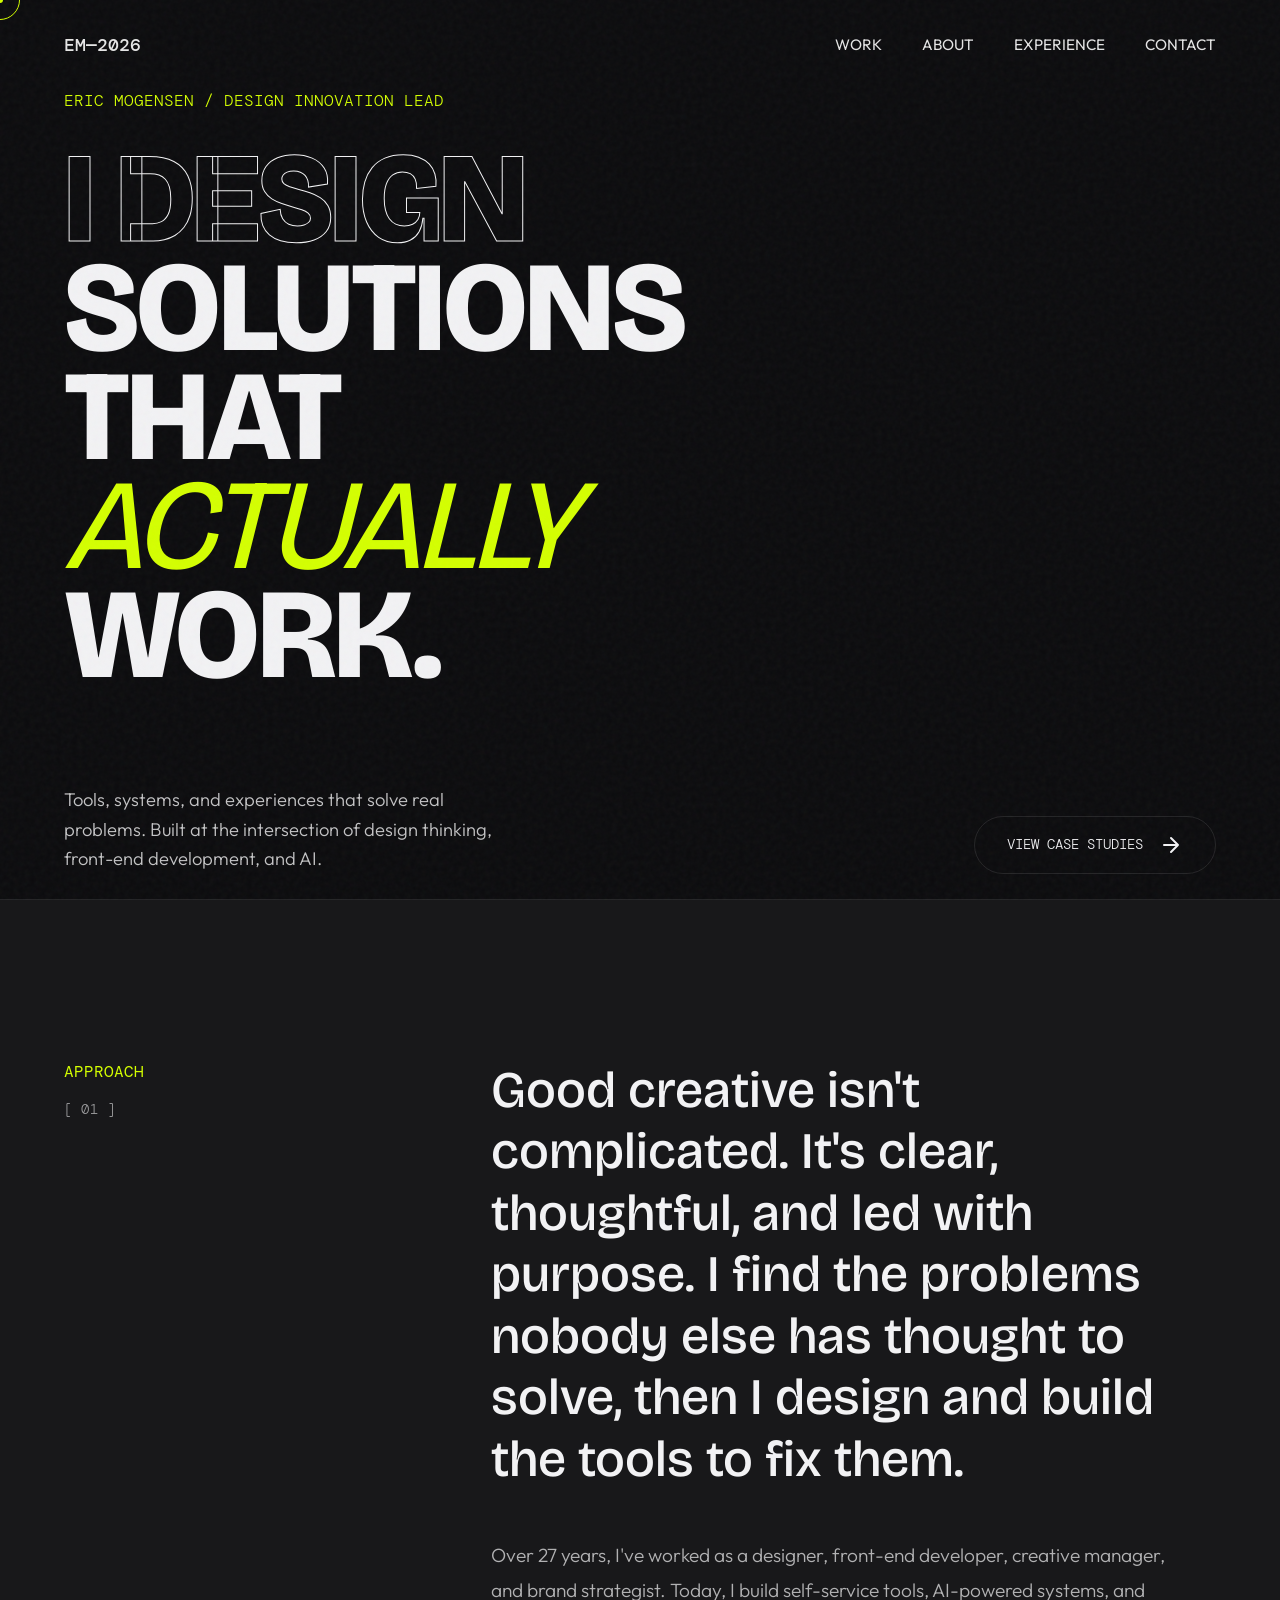
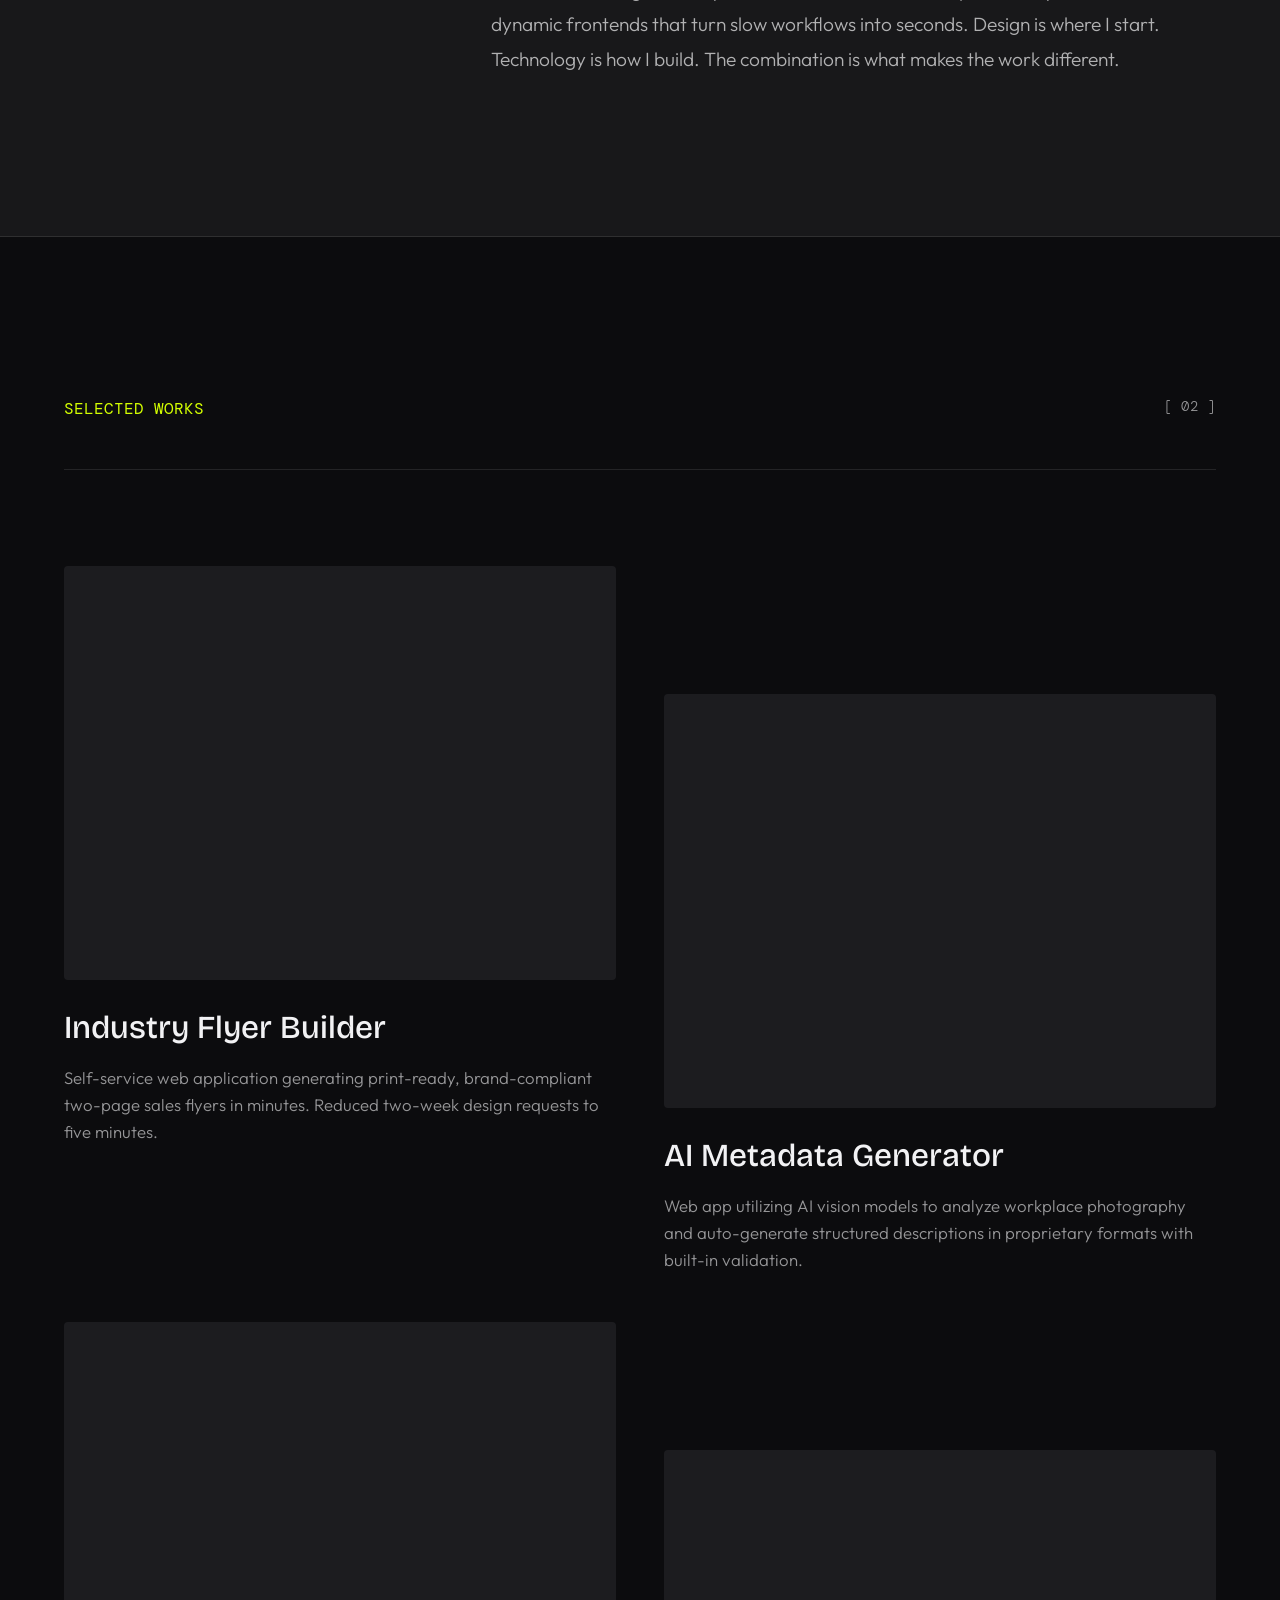
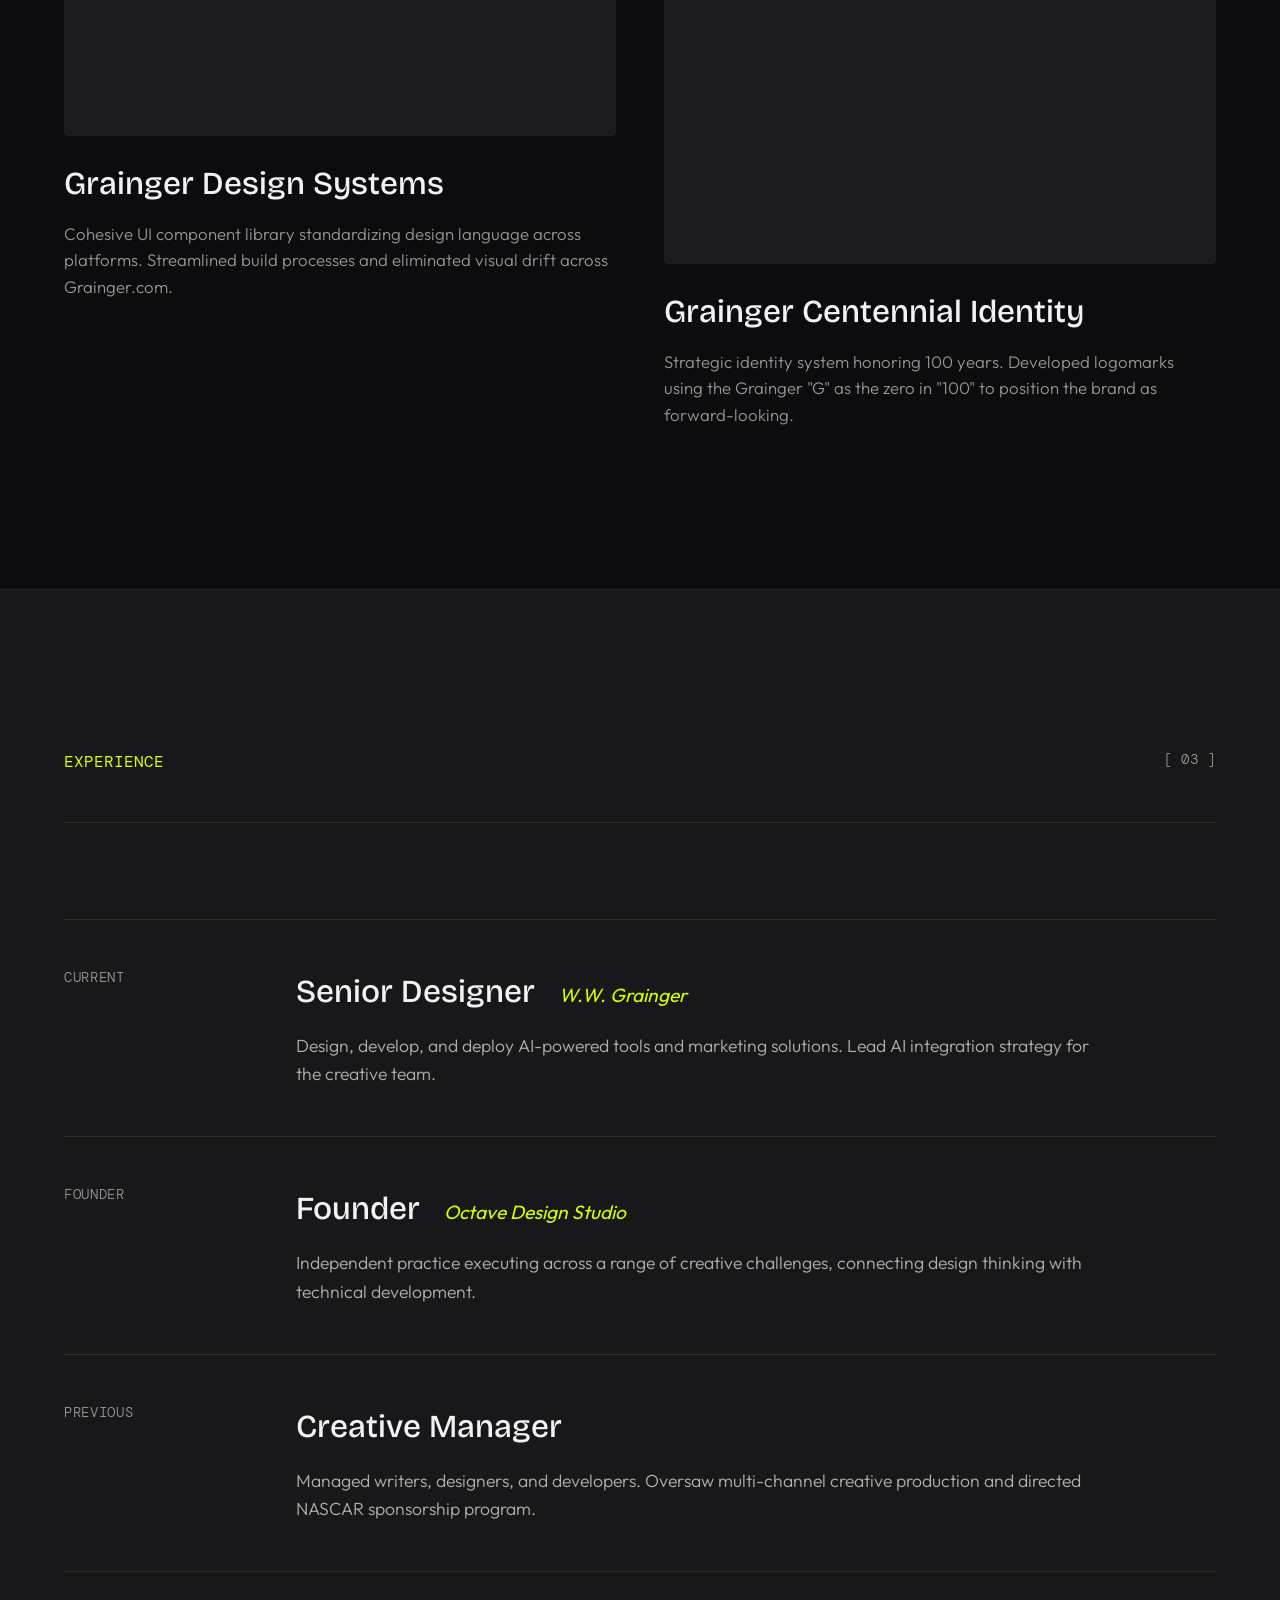
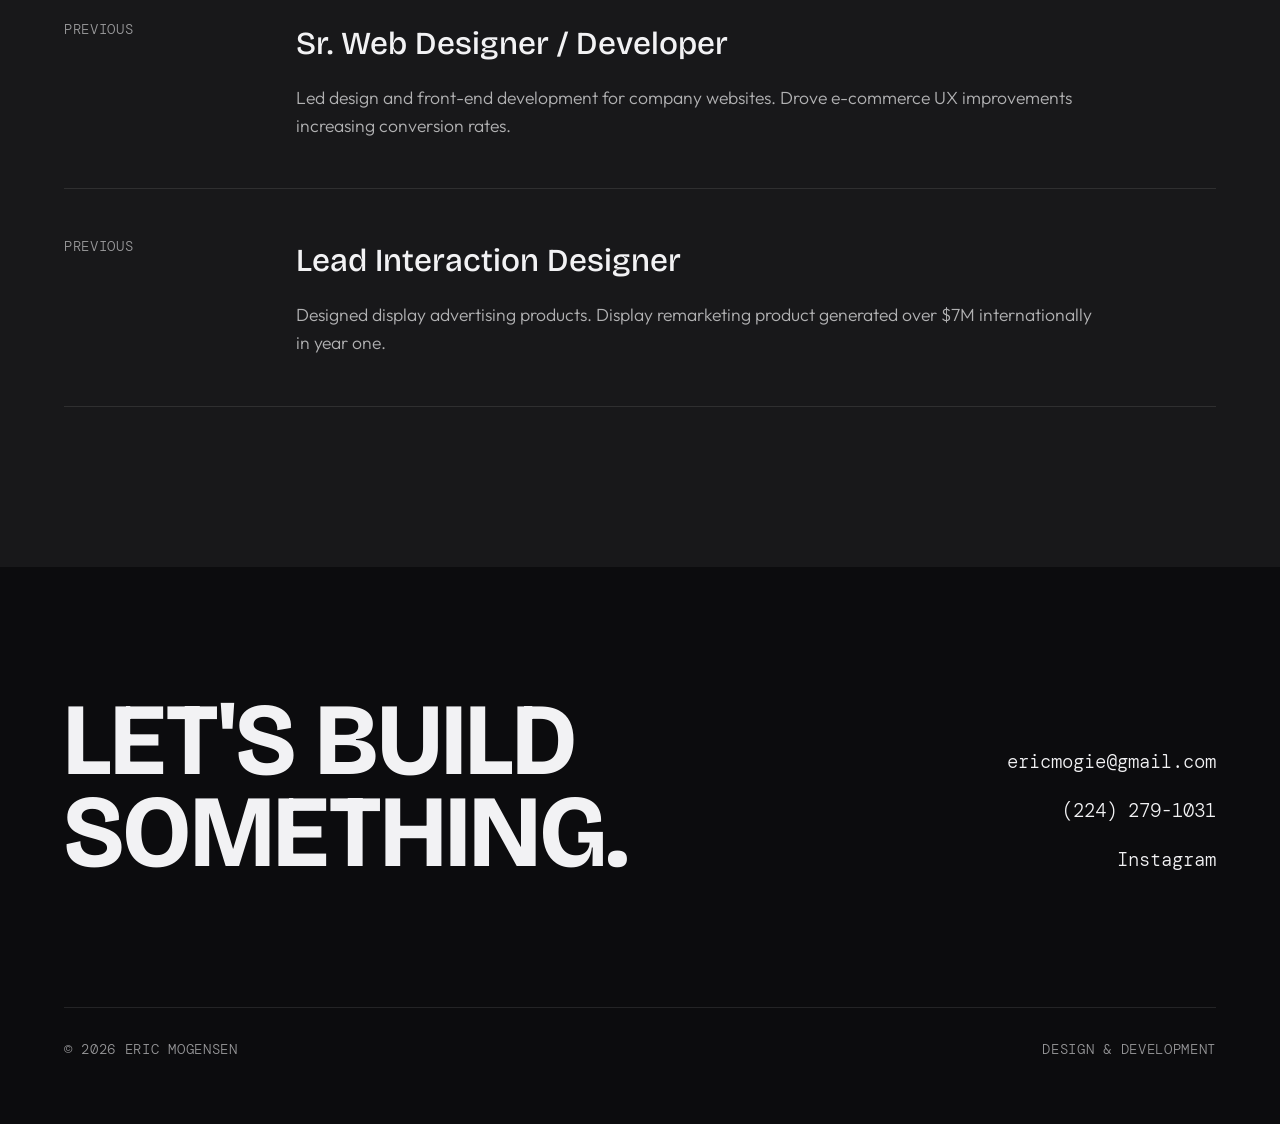
<file: index.html>
<!DOCTYPE html>
<html lang="en">
<head>
    <meta charset="UTF-8">
    <meta name="viewport" content="width=device-width, initial-scale=1.0">
    <title>Eric Mogensen | Design Innovation Lead</title>
    <meta name="description" content="I design solutions that actually work. Tools, systems, and experiences built at the intersection of design thinking, front-end development, and AI.">
    
    <!-- Distinctive Fonts -->
    <link rel="preconnect" href="https://fonts.googleapis.com">
    <link rel="preconnect" href="https://fonts.gstatic.com" crossorigin>
    <link href="https://fonts.googleapis.com/css2?family=Bricolage+Grotesque:opsz,wght@12..96,200..800&family=DM+Mono:ital,wght@0,300;0,400;0,500;1,300&family=Outfit:wght@300;400;500;600&display=swap" rel="stylesheet">
    
    <link rel="stylesheet" href="./styles.css">
</head>
<body class="loading">
    <!-- Noise Texture -->
    <div class="noise-overlay"></div>

    <!-- Custom Cursor -->
    <div class="cursor-dot"></div>
    <div class="cursor-outline"></div>

    <!-- Navigation -->
    <nav class="nav-bar">
        <div class="nav-brand">EM—2026</div>
        <div class="nav-links">
            <a href="#work" class="hover-target">Work</a>
            <a href="#about" class="hover-target">About</a>
            <a href="#experience" class="hover-target">Experience</a>
            <a href="#contact" class="hover-target">Contact</a>
        </div>
    </nav>

    <main>
        <!-- Hero Section -->
        <section class="hero">
            <div class="hero-content">
                <div class="reveal-text">
                    <p class="mono-subtitle">Eric Mogensen / Design Innovation Lead</p>
                </div>
                <h1 class="hero-title">
                    <div class="reveal-text"><span class="outline-text">I DESIGN</span></div>
                    <div class="reveal-text">SOLUTIONS</div>
                    <div class="reveal-text">THAT <i class="accent-text">ACTUALLY</i></div>
                    <div class="reveal-text">WORK.</div>
                </h1>
                <div class="hero-bottom reveal-text delay-3">
                    <p class="hero-description">
                        Tools, systems, and experiences that solve real problems. Built at the intersection of design thinking, front-end development, and AI.
                    </p>
                    <a href="#work" class="btn hover-target">
                        <span>View Case Studies</span>
                        <svg width="24" height="24" viewBox="0 0 24 24" fill="none" xmlns="http://www.w3.org/2000/svg">
                            <path d="M5 12H19M19 12L12 5M19 12L12 19" stroke="currentColor" stroke-width="2" stroke-linecap="round" stroke-linejoin="round"/>
                        </svg>
                    </a>
                </div>
            </div>
        </section>

        <!-- Statement Section -->
        <section id="about" class="statement-section">
            <div class="statement-grid">
                <div class="statement-left fade-up">
                    <h2 class="section-heading">APPROACH</h2>
                    <p class="mono-label">[ 01 ]</p>
                </div>
                <div class="statement-right fade-up delay-1">
                    <h3 class="statement-text">
                        Good creative isn't complicated. It's clear, thoughtful, and led with purpose. I find the problems nobody else has thought to solve, then I design and build the tools to fix them.
                    </h3>
                    <p class="statement-subtext">
                        Over 27 years, I've worked as a designer, front-end developer, creative manager, and brand strategist. Today, I build self-service tools, AI-powered systems, and dynamic frontends that turn slow workflows into seconds. Design is where I start. Technology is how I build. The combination is what makes the work different.
                    </p>
                </div>
            </div>
        </section>

        <!-- Selected Work Section -->
        <section id="work" class="work-section">
            <div class="section-header fade-up">
                <h2 class="section-heading">SELECTED WORKS</h2>
                <p class="mono-label">[ 02 ]</p>
            </div>
            
            <div class="work-grid">
                <!-- Project 1 -->
                <article class="project-card hover-target fade-up">
                    <div class="project-image-container">
                        <div class="project-overlay"></div>
                        <div class="project-tags">
                            <span>Development</span>
                            <span>UI/UX</span>
                        </div>
                    </div>
                    <div class="project-info">
                        <h3>Industry Flyer Builder</h3>
                        <p>Self-service web application generating print-ready, brand-compliant two-page sales flyers in minutes. Reduced two-week design requests to five minutes.</p>
                    </div>
                </article>

                <!-- Project 2 -->
                <article class="project-card hover-target fade-up">
                    <div class="project-image-container">
                        <div class="project-overlay"></div>
                        <div class="project-tags">
                            <span>AI Integration</span>
                            <span>Development</span>
                        </div>
                    </div>
                    <div class="project-info">
                        <h3>AI Metadata Generator</h3>
                        <p>Web app utilizing AI vision models to analyze workplace photography and auto-generate structured descriptions in proprietary formats with built-in validation.</p>
                    </div>
                </article>

                <!-- Project 3 -->
                <article class="project-card hover-target fade-up">
                    <div class="project-image-container">
                        <div class="project-overlay"></div>
                        <div class="project-tags">
                            <span>Design System</span>
                            <span>Scale</span>
                        </div>
                    </div>
                    <div class="project-info">
                        <h3>Grainger Design Systems</h3>
                        <p>Cohesive UI component library standardizing design language across platforms. Streamlined build processes and eliminated visual drift across Grainger.com.</p>
                    </div>
                </article>

                <!-- Project 4 -->
                <article class="project-card hover-target fade-up">
                    <div class="project-image-container">
                        <div class="project-overlay"></div>
                        <div class="project-tags">
                            <span>Brand Identity</span>
                            <span>Strategy</span>
                        </div>
                    </div>
                    <div class="project-info">
                        <h3>Grainger Centennial Identity</h3>
                        <p>Strategic identity system honoring 100 years. Developed logomarks using the Grainger "G" as the zero in "100" to position the brand as forward-looking.</p>
                    </div>
                </article>
            </div>
        </section>

        <!-- Experience Section -->
        <section id="experience" class="experience-section">
            <div class="section-header fade-up">
                <h2 class="section-heading">EXPERIENCE</h2>
                <p class="mono-label">[ 03 ]</p>
            </div>

            <div class="experience-list">
                <div class="exp-item fade-up">
                    <div class="exp-year mono-label">CURRENT</div>
                    <div class="exp-details">
                        <h3>Senior Designer <span class="accent-text">W.W. Grainger</span></h3>
                        <p>Design, develop, and deploy AI-powered tools and marketing solutions. Lead AI integration strategy for the creative team.</p>
                    </div>
                </div>
                <div class="exp-item fade-up">
                    <div class="exp-year mono-label">FOUNDER</div>
                    <div class="exp-details">
                        <h3>Founder <span class="accent-text">Octave Design Studio</span></h3>
                        <p>Independent practice executing across a range of creative challenges, connecting design thinking with technical development.</p>
                    </div>
                </div>
                <div class="exp-item fade-up">
                    <div class="exp-year mono-label">PREVIOUS</div>
                    <div class="exp-details">
                        <h3>Creative Manager</h3>
                        <p>Managed writers, designers, and developers. Oversaw multi-channel creative production and directed NASCAR sponsorship program.</p>
                    </div>
                </div>
                <div class="exp-item fade-up">
                    <div class="exp-year mono-label">PREVIOUS</div>
                    <div class="exp-details">
                        <h3>Sr. Web Designer / Developer</h3>
                        <p>Led design and front-end development for company websites. Drove e-commerce UX improvements increasing conversion rates.</p>
                    </div>
                </div>
                <div class="exp-item fade-up">
                    <div class="exp-year mono-label">PREVIOUS</div>
                    <div class="exp-details">
                        <h3>Lead Interaction Designer</h3>
                        <p>Designed display advertising products. Display remarketing product generated over $7M internationally in year one.</p>
                    </div>
                </div>
            </div>
        </section>
    </main>

    <!-- Footer -->
    <footer id="contact" class="footer fade-up">
        <div class="footer-content">
            <h2 class="footer-title">Let's build<br>something.</h2>
            <div class="footer-links">
                <a href="mailto:ericmogie@gmail.com" class="hover-target">ericmogie@gmail.com</a>
                <a href="tel:2242791031" class="hover-target">(224) 279-1031</a>
                <a href="https://www.instagram.com/ericmogie" target="_blank" class="hover-target">Instagram</a>
            </div>
        </div>
        <div class="footer-bottom">
            <p class="mono-label">&copy; 2026 ERIC MOGENSEN</p>
            <p class="mono-label">DESIGN & DEVELOPMENT</p>
        </div>
    </footer>

    <script src="./script.js"></script>
</body>
</html>
</file>
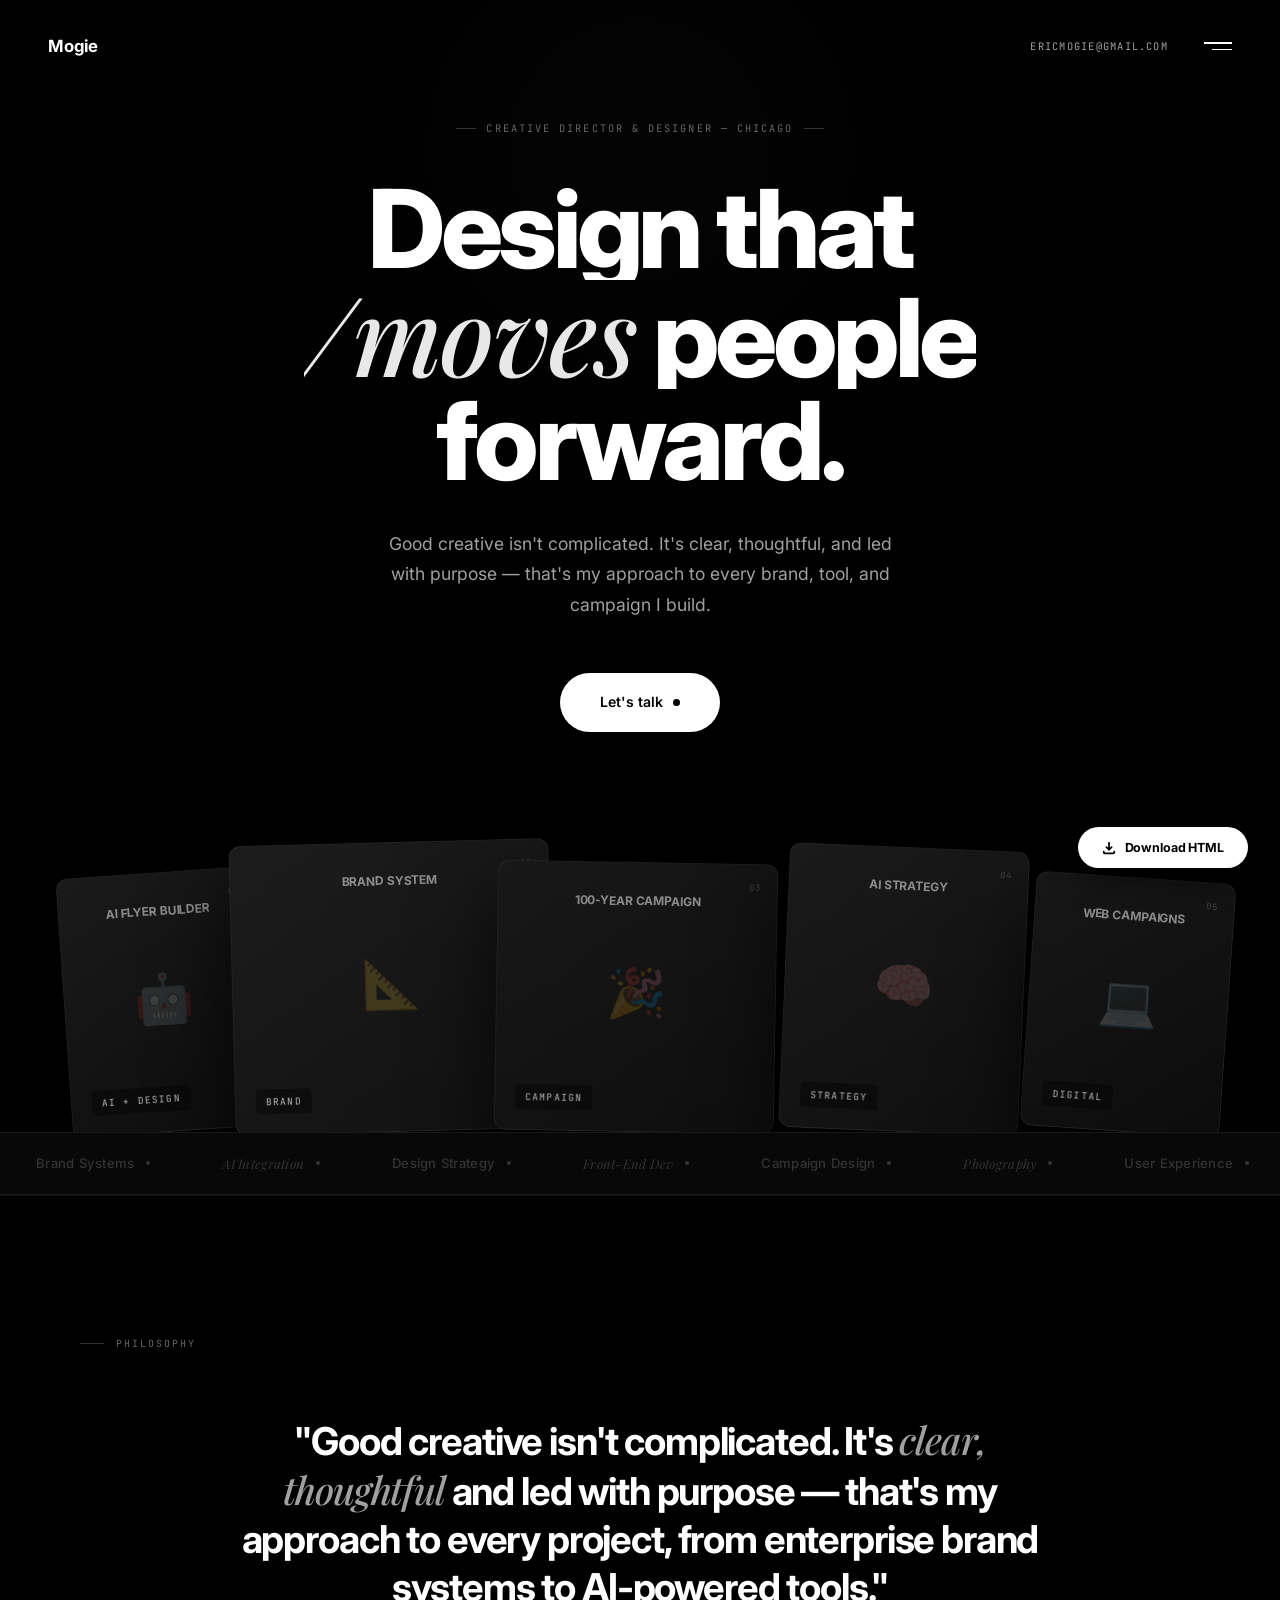
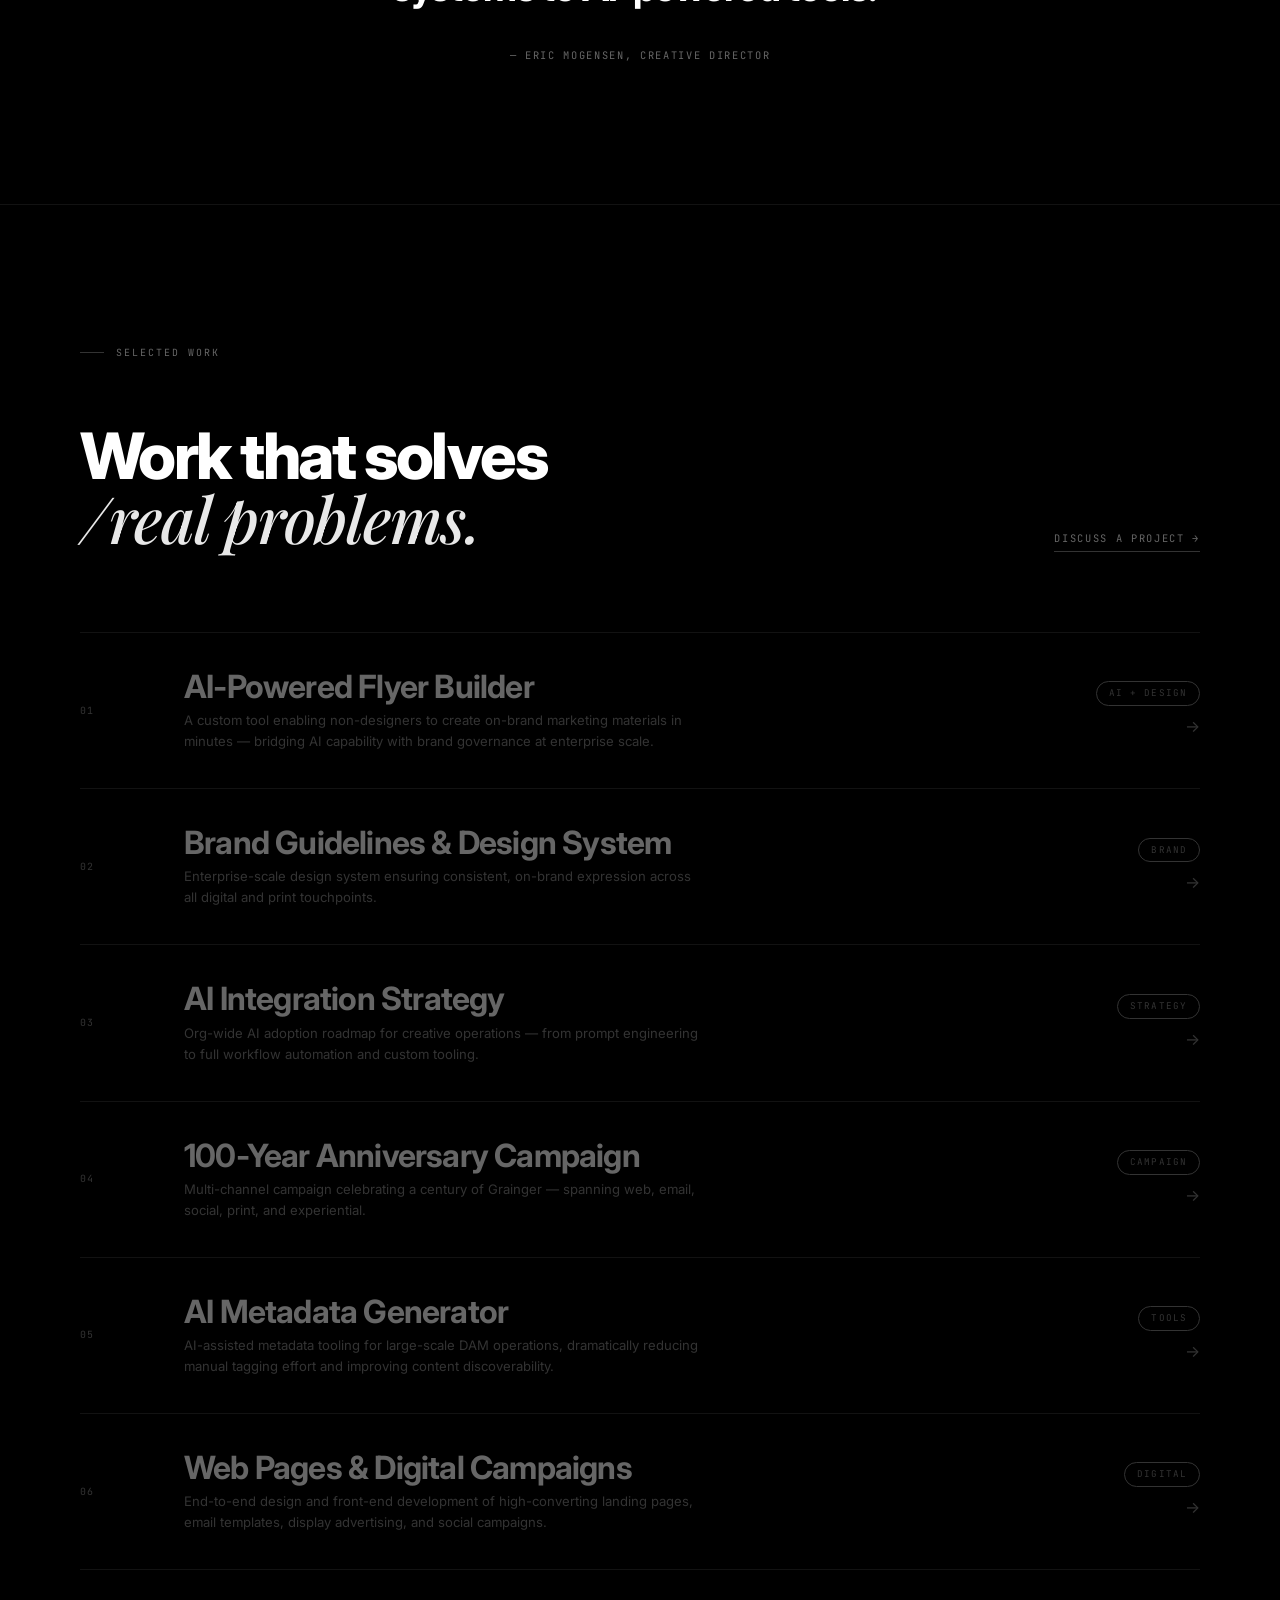
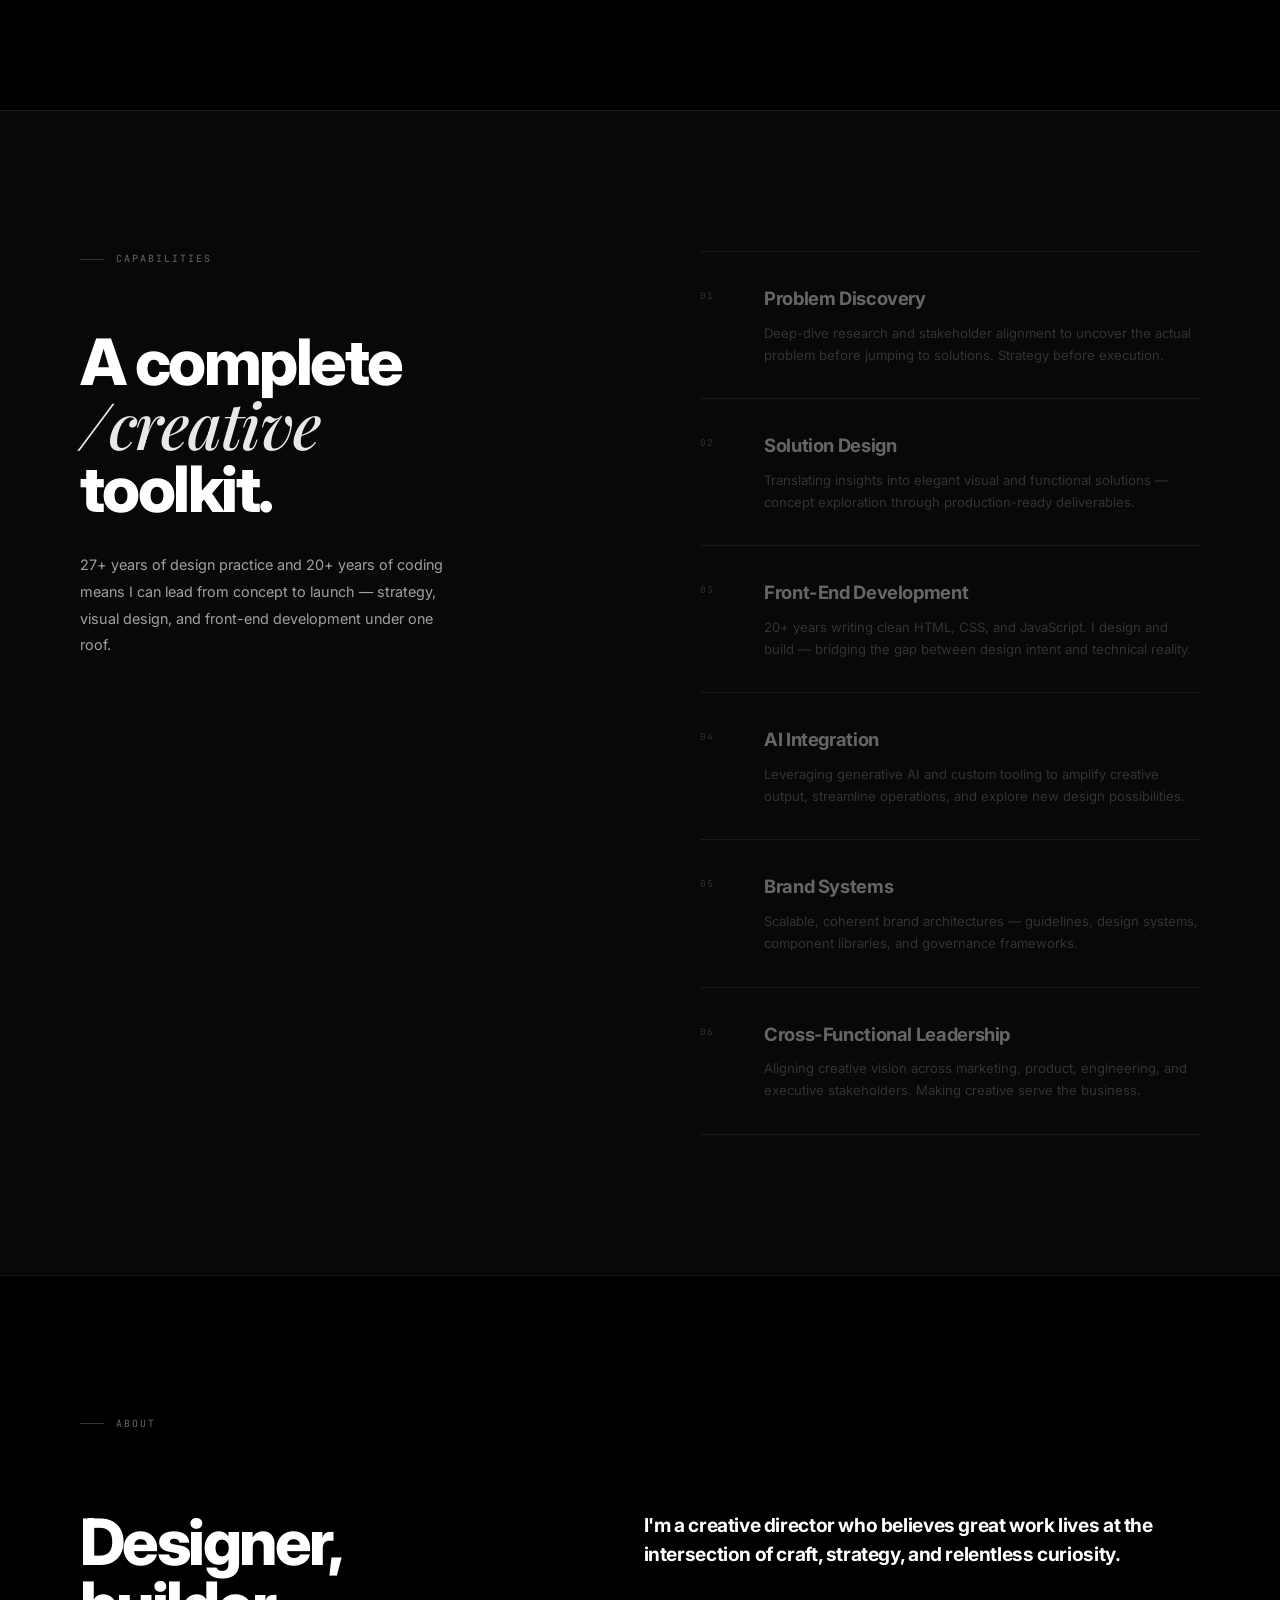
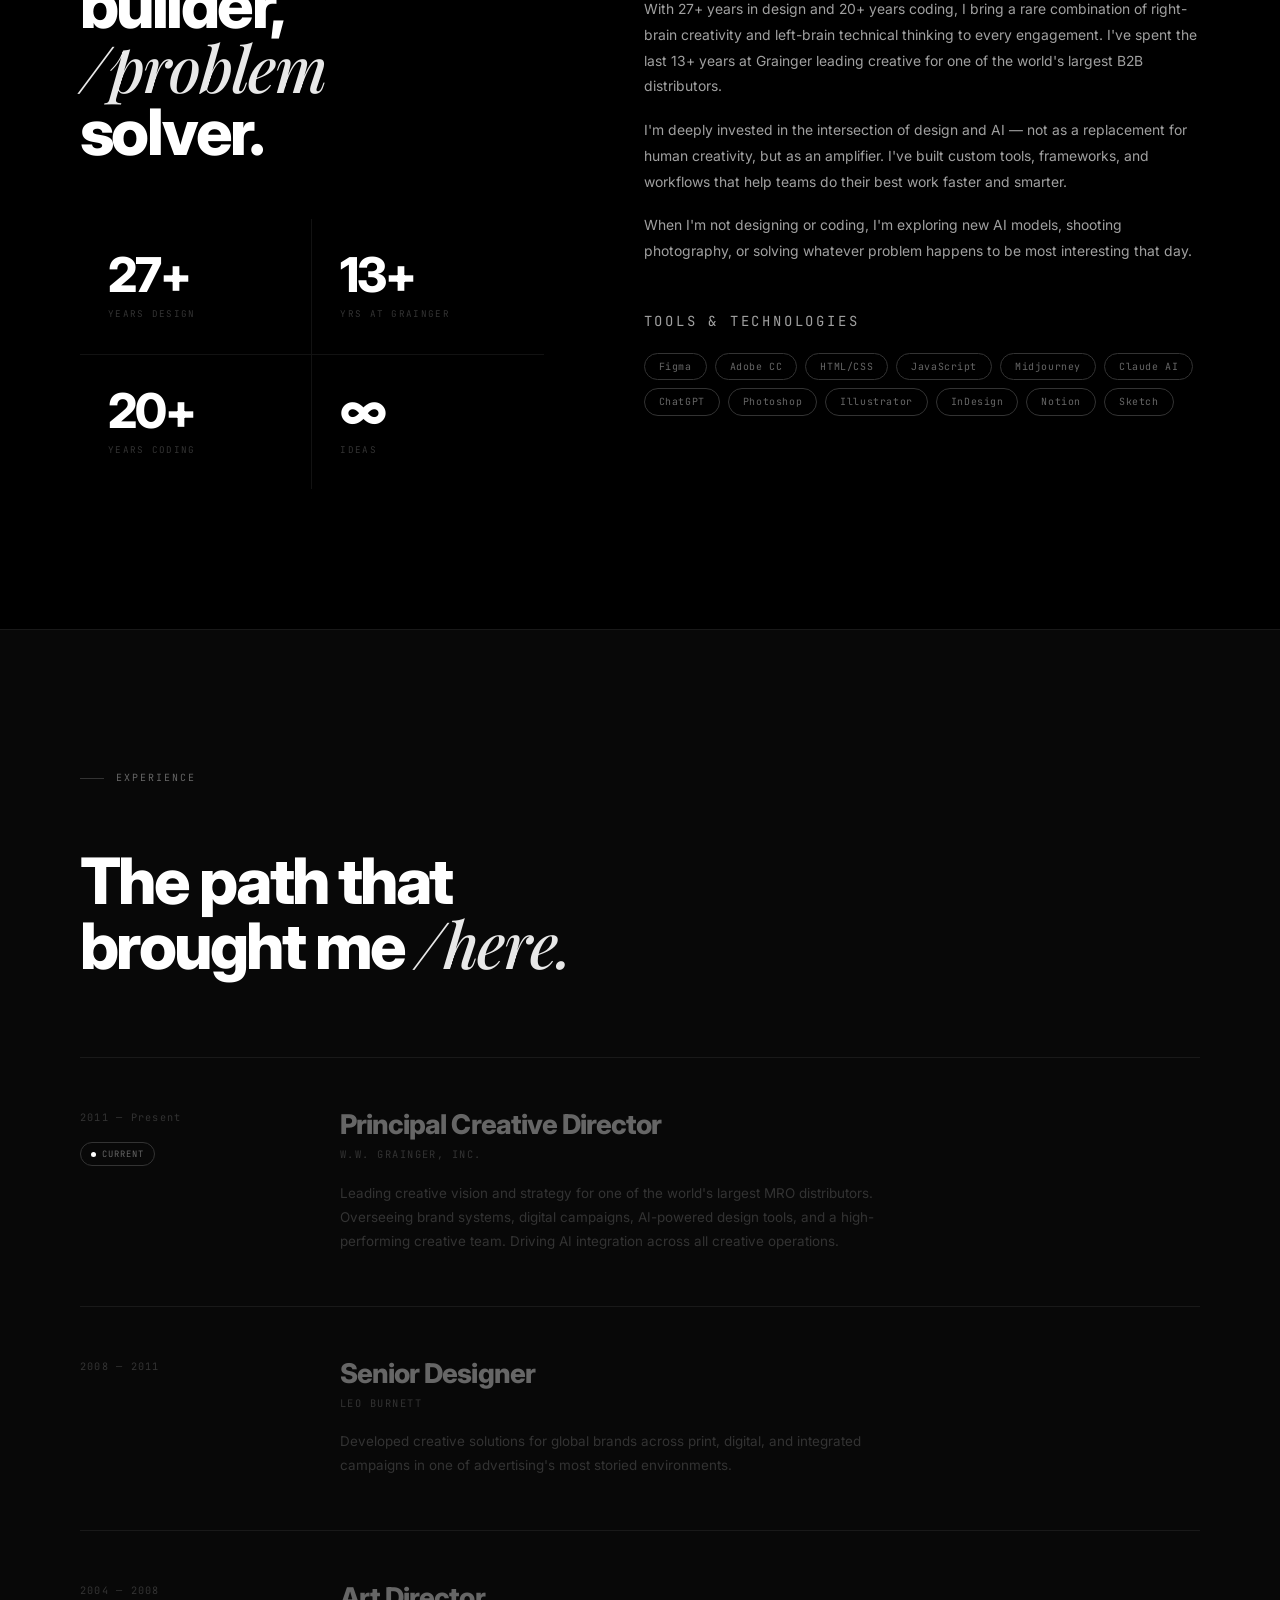
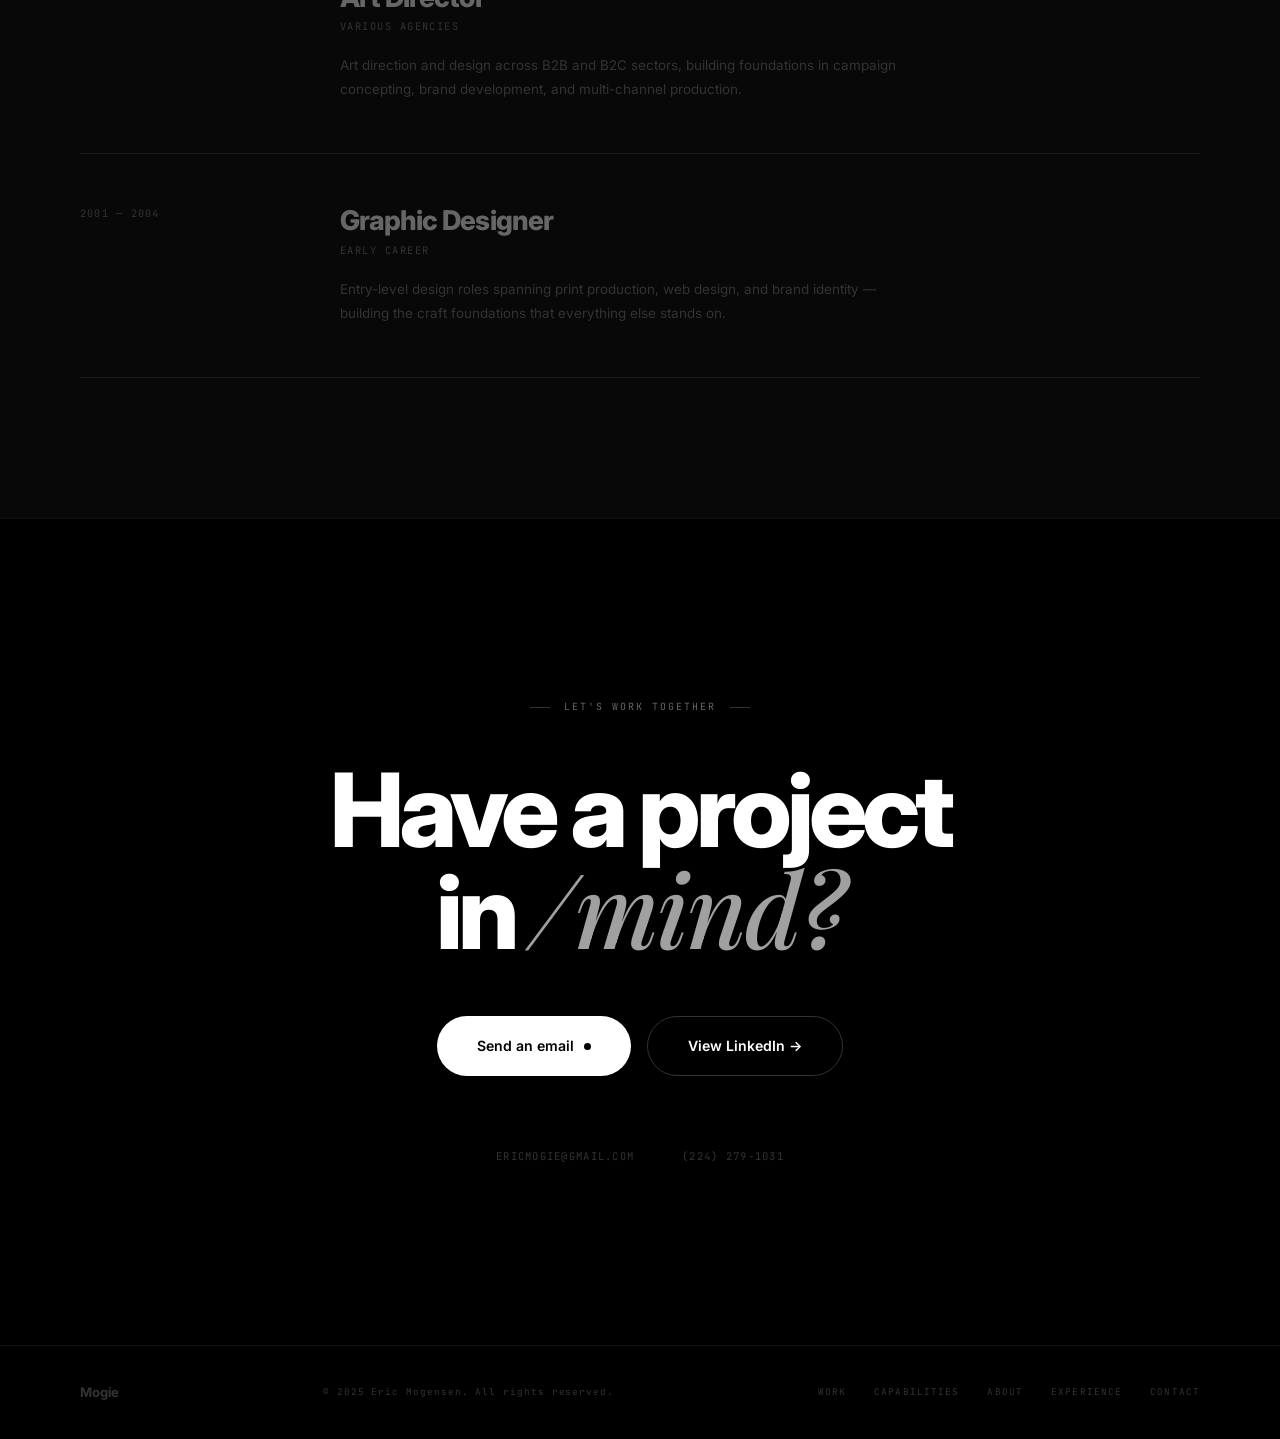
<file: eric-index.html>
<!DOCTYPE html>
<html lang="en">
<head>
    <meta charset="UTF-8">
    <meta name="viewport" content="width=device-width, initial-scale=1.0">
    <title>Eric Mogensen — MOGIE | Creative Director & Designer</title>
    <meta name="description" content="Eric Mogensen is a Creative Director and Designer with 27+ years of experience in brand systems, AI integration, and front-end development.">

    <link rel="preconnect" href="https://fonts.googleapis.com">
    <link rel="preconnect" href="https://fonts.gstatic.com" crossorigin>
    <link href="https://fonts.googleapis.com/css2?family=Inter:wght@300;400;500;600;700;800;900&family=Playfair+Display:ital,wght@1,400;1,500;1,600&family=JetBrains+Mono:wght@300;400;500&display=swap" rel="stylesheet">

    <style>
        /* ─────────────────────────────────────────────
           TOKENS
        ───────────────────────────────────────────── */
        :root {
            --black:   #000000;
            --black-2: #080808;
            --black-3: #0f0f0f;
            --black-4: #161616;
            --black-5: #1e1e1e;
            --white:   #ffffff;
            --white-2: #e8e8e8;
            --gray-1:  #a0a0a0;
            --gray-2:  #666666;
            --gray-3:  #333333;
            --border:  rgba(255,255,255,0.07);
            --border2: rgba(255,255,255,0.12);
            --ff-sans: 'Inter', -apple-system, sans-serif;
            --ff-serif: 'Playfair Display', Georgia, serif;
            --ff-mono:  'JetBrains Mono', monospace;
            --ease:    cubic-bezier(0.16, 1, 0.3, 1);
        }

        /* ─────────────────────────────────────────────
           RESET
        ───────────────────────────────────────────── */
        *, *::before, *::after { margin:0; padding:0; box-sizing:border-box; }
        html { scroll-behavior:smooth; font-size:16px; }
        body {
            background: var(--black);
            color: var(--white);
            font-family: var(--ff-sans);
            font-weight: 400;
            line-height: 1.6;
            overflow-x: hidden;
            -webkit-font-smoothing: antialiased;
        }
        a { color: inherit; text-decoration: none; }
        ul { list-style: none; }
        img { display: block; max-width: 100%; }

        /* ─────────────────────────────────────────────
           NAVIGATION
        ───────────────────────────────────────────── */
        #nav {
            position: fixed;
            top: 0; left: 0; right: 0;
            z-index: 500;
            padding: 32px 48px;
            display: flex;
            align-items: center;
            justify-content: space-between;
            transition: padding 0.4s var(--ease), background 0.4s ease;
        }
        #nav.scrolled {
            padding: 18px 48px;
            background: rgba(0,0,0,0.9);
            backdrop-filter: blur(20px);
            -webkit-backdrop-filter: blur(20px);
            border-bottom: 1px solid var(--border);
        }
        .nav-logo {
            font-family: var(--ff-sans);
            font-weight: 700;
            font-size: 1.05rem;
            letter-spacing: -0.01em;
            color: var(--white);
        }
        .nav-right {
            display: flex;
            align-items: center;
            gap: 36px;
        }
        .nav-email {
            font-family: var(--ff-mono);
            font-size: 0.65rem;
            letter-spacing: 0.12em;
            text-transform: uppercase;
            color: var(--gray-1);
            transition: color 0.25s ease;
        }
        .nav-email:hover { color: var(--white); }

        /* Hamburger */
        .hamburger {
            display: flex;
            flex-direction: column;
            justify-content: center;
            gap: 5px;
            width: 28px;
            height: 28px;
            cursor: pointer;
            background: none;
            border: none;
            padding: 0;
        }
        .hamburger span {
            display: block;
            height: 1.5px;
            background: var(--white);
            transition: all 0.3s var(--ease);
            transform-origin: center;
        }
        .hamburger span:nth-child(1) { width: 100%; }
        .hamburger span:nth-child(2) { width: 70%; margin-left: auto; }

        /* Fullscreen menu */
        .menu-overlay {
            position: fixed;
            inset: 0;
            z-index: 400;
            background: var(--black);
            display: flex;
            flex-direction: column;
            justify-content: center;
            padding: 80px 48px;
            opacity: 0;
            pointer-events: none;
            transition: opacity 0.4s ease;
        }
        .menu-overlay.open {
            opacity: 1;
            pointer-events: all;
        }
        .menu-items {
            display: flex;
            flex-direction: column;
            gap: 12px;
        }
        .menu-item {
            font-family: var(--ff-sans);
            font-size: clamp(2.8rem, 6vw, 6rem);
            font-weight: 800;
            letter-spacing: -0.03em;
            line-height: 1.05;
            color: var(--gray-3);
            transition: color 0.2s ease;
            cursor: pointer;
        }
        .menu-item:hover { color: var(--white); }
        .menu-item em {
            font-family: var(--ff-serif);
            font-weight: 500;
            font-style: italic;
            color: var(--gray-2);
            transition: color 0.2s ease;
        }
        .menu-item:hover em { color: var(--white-2); }
        .menu-footer {
            margin-top: auto;
            padding-top: 64px;
            display: flex;
            gap: 40px;
            align-items: center;
        }
        .menu-footer a {
            font-family: var(--ff-mono);
            font-size: 0.65rem;
            letter-spacing: 0.14em;
            text-transform: uppercase;
            color: var(--gray-2);
            transition: color 0.2s ease;
        }
        .menu-footer a:hover { color: var(--white); }

        /* ─────────────────────────────────────────────
           HERO
        ───────────────────────────────────────────── */
        #hero {
            min-height: 100vh;
            display: flex;
            flex-direction: column;
            align-items: center;
            justify-content: center;
            text-align: center;
            padding: 120px 40px 0;
            position: relative;
            overflow: hidden;
        }

        /* Background abstract shapes – like the flowing dark silk in Renok */
        .hero-bg {
            position: absolute;
            inset: 0;
            pointer-events: none;
            overflow: hidden;
        }
        .hero-blob {
            position: absolute;
            border-radius: 50%;
            filter: blur(120px);
            opacity: 0.15;
        }
        .hero-blob-1 {
            width: 700px; height: 700px;
            top: -200px; left: 50%;
            transform: translateX(-50%);
            background: radial-gradient(ellipse, #2a2a2a 0%, transparent 70%);
            animation: blobDrift1 20s ease-in-out infinite;
        }
        .hero-blob-2 {
            width: 500px; height: 300px;
            bottom: 100px; left: -100px;
            background: radial-gradient(ellipse, #1a1a1a 0%, transparent 70%);
            animation: blobDrift2 16s ease-in-out infinite;
        }
        .hero-blob-3 {
            width: 400px; height: 400px;
            bottom: -100px; right: -50px;
            background: radial-gradient(ellipse, #1a1a1a 0%, transparent 70%);
            animation: blobDrift3 18s ease-in-out infinite;
        }
        @keyframes blobDrift1 {
            0%,100% { transform: translateX(-50%) scale(1); }
            50% { transform: translateX(-50%) scale(1.1) translateY(30px); }
        }
        @keyframes blobDrift2 {
            0%,100% { transform: rotate(0deg); }
            50% { transform: rotate(20deg) scale(1.1); }
        }
        @keyframes blobDrift3 {
            0%,100% { transform: scale(1); }
            50% { transform: scale(1.15) rotate(-15deg); }
        }

        /* Eyebrow label */
        .hero-label {
            display: inline-flex;
            align-items: center;
            gap: 10px;
            font-family: var(--ff-mono);
            font-size: 0.65rem;
            letter-spacing: 0.2em;
            text-transform: uppercase;
            color: var(--gray-2);
            margin-bottom: 40px;
            position: relative;
            z-index: 1;
            opacity: 0;
            animation: fadeUp 0.7s var(--ease) 0.2s forwards;
        }
        .hero-label::before, .hero-label::after {
            content: '';
            display: block;
            width: 20px; height: 1px;
            background: var(--gray-3);
        }

        /* Headline — the Renok signature: bold grotesque + italic serif inline */
        .hero-headline {
            font-family: var(--ff-sans);
            font-size: clamp(3.2rem, 8.5vw, 9.5rem);
            font-weight: 800;
            letter-spacing: -0.04em;
            line-height: 0.95;
            color: var(--white);
            position: relative;
            z-index: 1;
            margin-bottom: 36px;
        }
        .hero-headline .line { display: block; overflow: hidden; }
        .hero-headline .line span {
            display: block;
            opacity: 0;
            transform: translateY(105%);
            animation: slideUp 0.9s var(--ease) forwards;
        }
        .hero-headline .line:nth-child(1) span { animation-delay: 0.3s; }
        .hero-headline .line:nth-child(2) span { animation-delay: 0.45s; }
        .hero-headline .line:nth-child(3) span { animation-delay: 0.58s; }
        /* The italic serif accent word/phrase — like "/websites" in Renok */
        .hero-headline em {
            font-family: var(--ff-serif);
            font-weight: 500;
            font-style: italic;
            color: var(--white-2);
            letter-spacing: -0.02em;
        }

        /* Sub-copy */
        .hero-sub {
            font-size: clamp(0.95rem, 1.5vw, 1.1rem);
            font-weight: 400;
            color: var(--gray-1);
            max-width: 520px;
            line-height: 1.75;
            margin-bottom: 52px;
            position: relative;
            z-index: 1;
            opacity: 0;
            animation: fadeUp 0.7s var(--ease) 0.8s forwards;
        }

        /* Pill button — Renok's signature CTA style */
        .btn-pill {
            display: inline-flex;
            align-items: center;
            gap: 10px;
            background: var(--white);
            color: var(--black);
            font-family: var(--ff-sans);
            font-size: 0.88rem;
            font-weight: 600;
            padding: 18px 40px;
            border-radius: 100px;
            transition: background 0.25s ease, transform 0.25s ease;
            position: relative;
            z-index: 1;
            opacity: 0;
            animation: fadeUp 0.7s var(--ease) 0.95s forwards;
        }
        .btn-pill:hover {
            background: var(--white-2);
            transform: scale(1.02);
        }
        .btn-pill .dot {
            width: 7px; height: 7px;
            border-radius: 50%;
            background: var(--black);
        }

        /* Floating work preview cards — scattered like Renok's hero bottom */
        .hero-cards {
            width: 100%;
            max-width: 1200px;
            height: 320px;
            position: relative;
            margin-top: 80px;
            z-index: 1;
            opacity: 0;
            animation: fadeIn 1.2s ease 1.3s forwards;
        }
        .hcard {
            position: absolute;
            border-radius: 12px;
            overflow: hidden;
            box-shadow: 0 40px 80px rgba(0,0,0,0.7);
            transition: transform 0.6s var(--ease);
        }
        .hcard:hover { transform: translateY(-8px) rotate(0deg) scale(1.02) !important; }
        .hcard-inner {
            width: 100%;
            height: 100%;
            display: flex;
            align-items: flex-end;
            padding: 20px;
        }
        .hcard-label {
            font-family: var(--ff-mono);
            font-size: 0.6rem;
            letter-spacing: 0.12em;
            text-transform: uppercase;
            color: rgba(255,255,255,0.7);
            background: rgba(0,0,0,0.4);
            padding: 5px 10px;
            border-radius: 4px;
            backdrop-filter: blur(8px);
        }

        /* Card positions & rotations */
        .hcard-1 {
            width: 200px; height: 260px;
            left: 2%; bottom: 0;
            transform: rotate(-4deg);
            background: linear-gradient(145deg, #1a1a1a, #0d0d0d);
            border: 1px solid rgba(255,255,255,0.06);
        }
        .hcard-2 {
            width: 320px; height: 290px;
            left: 16%; bottom: 0;
            transform: rotate(-1.5deg);
            background: linear-gradient(145deg, #1c1c1c, #111);
            border: 1px solid rgba(255,255,255,0.06);
        }
        .hcard-3 {
            width: 280px; height: 270px;
            left: 38%; bottom: 0;
            transform: rotate(1deg);
            background: linear-gradient(145deg, #181818, #0e0e0e);
            border: 1px solid rgba(255,255,255,0.06);
        }
        .hcard-4 {
            width: 240px; height: 285px;
            right: 18%; bottom: 0;
            transform: rotate(2.5deg);
            background: linear-gradient(145deg, #1a1a1a, #0f0f0f);
            border: 1px solid rgba(255,255,255,0.06);
        }
        .hcard-5 {
            width: 200px; height: 255px;
            right: 1%; bottom: 0;
            transform: rotate(4deg);
            background: linear-gradient(145deg, #171717, #0c0c0c);
            border: 1px solid rgba(255,255,255,0.06);
        }

        /* Card content icons */
        .hcard-icon {
            position: absolute;
            top: 50%; left: 50%;
            transform: translate(-50%, -55%);
            font-size: 3rem;
            opacity: 0.18;
        }
        .hcard-title {
            position: absolute;
            top: 28px; left: 20px; right: 20px;
            font-family: var(--ff-sans);
            font-size: 0.75rem;
            font-weight: 700;
            letter-spacing: -0.01em;
            color: rgba(255,255,255,0.5);
            text-transform: uppercase;
        }
        .hcard-num {
            position: absolute;
            top: 16px; right: 16px;
            font-family: var(--ff-mono);
            font-size: 0.55rem;
            letter-spacing: 0.1em;
            color: rgba(255,255,255,0.2);
        }

        /* ─────────────────────────────────────────────
           TICKER
        ───────────────────────────────────────────── */
        .ticker {
            overflow: hidden;
            padding: 20px 0;
            border-top: 1px solid var(--border);
            border-bottom: 1px solid var(--border);
            background: var(--black-2);
        }
        .ticker-track {
            display: flex;
            width: max-content;
            animation: ticker 40s linear infinite;
        }
        .ticker:hover .ticker-track { animation-play-state: paused; }
        .ticker-item {
            font-family: var(--ff-sans);
            font-size: 0.82rem;
            font-weight: 500;
            letter-spacing: 0.02em;
            color: var(--gray-3);
            padding: 0 36px;
            display: flex;
            align-items: center;
            gap: 12px;
            white-space: nowrap;
            flex-shrink: 0;
            transition: color 0.3s ease;
            cursor: default;
        }
        .ticker-item em {
            font-family: var(--ff-serif);
            font-style: italic;
            font-weight: 400;
        }
        .ticker-item:hover { color: var(--gray-1); }
        .ticker-sep {
            width: 4px; height: 4px;
            border-radius: 50%;
            background: var(--gray-3);
            flex-shrink: 0;
        }
        @keyframes ticker {
            from { transform: translateX(0); }
            to   { transform: translateX(-50%); }
        }

        /* ─────────────────────────────────────────────
           SHARED SECTION STYLES
        ───────────────────────────────────────────── */
        .section { padding: 140px 80px; }
        .section--tight { padding: 100px 80px; }

        .s-label {
            font-family: var(--ff-mono);
            font-size: 0.62rem;
            letter-spacing: 0.2em;
            text-transform: uppercase;
            color: var(--gray-2);
            display: flex;
            align-items: center;
            gap: 12px;
            margin-bottom: 64px;
        }
        .s-label::before {
            content: '';
            width: 24px; height: 1px;
            background: var(--gray-3);
        }

        /* Mixed headline — bold grotesque + italic serif signature */
        .s-headline {
            font-family: var(--ff-sans);
            font-size: clamp(2.6rem, 5vw, 5.5rem);
            font-weight: 800;
            letter-spacing: -0.04em;
            line-height: 0.97;
            color: var(--white);
        }
        .s-headline em {
            font-family: var(--ff-serif);
            font-weight: 500;
            font-style: italic;
            color: var(--white-2);
            letter-spacing: -0.02em;
        }

        /* ─────────────────────────────────────────────
           PHILOSOPHY SECTION
        ───────────────────────────────────────────── */
        #philosophy {
            border-top: 1px solid var(--border);
            text-align: center;
            padding: 140px 80px;
        }
        .phi-quote {
            font-family: var(--ff-sans);
            font-size: clamp(1.6rem, 3vw, 3rem);
            font-weight: 700;
            letter-spacing: -0.03em;
            line-height: 1.25;
            color: var(--white);
            max-width: 860px;
            margin: 0 auto;
        }
        .phi-quote em {
            font-family: var(--ff-serif);
            font-weight: 500;
            font-style: italic;
            color: var(--gray-1);
        }
        .phi-attr {
            font-family: var(--ff-mono);
            font-size: 0.65rem;
            letter-spacing: 0.16em;
            text-transform: uppercase;
            color: var(--gray-2);
            margin-top: 36px;
        }

        /* ─────────────────────────────────────────────
           WORK SECTION
        ───────────────────────────────────────────── */
        #work { border-top: 1px solid var(--border); }
        .work-header {
            display: flex;
            align-items: flex-end;
            justify-content: space-between;
            gap: 40px;
            margin-bottom: 80px;
        }
        .work-link {
            font-family: var(--ff-mono);
            font-size: 0.65rem;
            letter-spacing: 0.16em;
            text-transform: uppercase;
            color: var(--gray-2);
            display: flex;
            align-items: center;
            gap: 8px;
            padding-bottom: 4px;
            border-bottom: 1px solid var(--gray-3);
            transition: color 0.2s ease, border-color 0.2s ease;
        }
        .work-link:hover { color: var(--white); border-color: var(--white); }

        /* Work list — large row items like agency portfolio lists */
        .work-list { display: flex; flex-direction: column; }
        .wrow {
            display: grid;
            grid-template-columns: 64px 1fr auto;
            align-items: center;
            gap: 40px;
            padding: 36px 0;
            border-bottom: 1px solid var(--border);
            cursor: pointer;
            position: relative;
            transition: padding-left 0.3s var(--ease);
        }
        .wrow:first-child { border-top: 1px solid var(--border); }
        .wrow:hover { padding-left: 16px; }
        .wrow::after {
            content: '';
            position: absolute;
            left: 0; top: 0; bottom: 0;
            width: 0;
            background: var(--border);
            transition: width 0.3s var(--ease);
        }
        .wrow:hover::after { width: 3px; }

        .wrow-num {
            font-family: var(--ff-mono);
            font-size: 0.62rem;
            letter-spacing: 0.12em;
            color: var(--gray-3);
        }
        .wrow-content {}
        .wrow-title {
            font-family: var(--ff-sans);
            font-size: clamp(1.2rem, 2.5vw, 2rem);
            font-weight: 700;
            letter-spacing: -0.025em;
            color: var(--gray-2);
            line-height: 1.1;
            transition: color 0.25s ease;
            margin-bottom: 6px;
        }
        .wrow:hover .wrow-title { color: var(--white); }
        .wrow-desc {
            font-size: 0.82rem;
            color: var(--gray-3);
            font-weight: 400;
            max-width: 520px;
            line-height: 1.6;
            transition: color 0.25s ease;
        }
        .wrow:hover .wrow-desc { color: var(--gray-2); }
        .wrow-meta {
            display: flex;
            flex-direction: column;
            align-items: flex-end;
            gap: 8px;
            flex-shrink: 0;
        }
        .wrow-tag {
            font-family: var(--ff-mono);
            font-size: 0.58rem;
            letter-spacing: 0.12em;
            text-transform: uppercase;
            padding: 4px 12px;
            border: 1px solid var(--gray-3);
            color: var(--gray-3);
            border-radius: 100px;
            transition: border-color 0.25s ease, color 0.25s ease;
        }
        .wrow:hover .wrow-tag { border-color: var(--gray-2); color: var(--gray-1); }
        .wrow-arrow {
            font-size: 1rem;
            color: var(--gray-3);
            transition: transform 0.3s var(--ease), color 0.25s ease;
        }
        .wrow:hover .wrow-arrow { transform: translateX(6px); color: var(--white); }

        /* ─────────────────────────────────────────────
           CAPABILITIES SECTION
        ───────────────────────────────────────────── */
        #capabilities {
            background: var(--black-2);
            border-top: 1px solid var(--border);
        }
        .cap-layout {
            display: grid;
            grid-template-columns: 1fr 1fr;
            gap: 120px;
            align-items: start;
        }
        .cap-left {}
        .cap-intro {
            font-size: 0.9rem;
            font-weight: 400;
            color: var(--gray-1);
            line-height: 1.85;
            margin-top: 32px;
            max-width: 380px;
        }
        .cap-right {}
        .cap-list { display: flex; flex-direction: column; }
        .cap-item {
            display: flex;
            align-items: flex-start;
            gap: 32px;
            padding: 32px 0;
            border-bottom: 1px solid var(--border);
            transition: padding-left 0.3s var(--ease);
        }
        .cap-item:first-child { border-top: 1px solid var(--border); }
        .cap-item:hover { padding-left: 10px; }
        .cap-item-num {
            font-family: var(--ff-mono);
            font-size: 0.58rem;
            letter-spacing: 0.14em;
            color: var(--gray-3);
            padding-top: 5px;
            flex-shrink: 0;
            width: 32px;
        }
        .cap-item-body {}
        .cap-item-name {
            font-family: var(--ff-sans);
            font-size: 1.15rem;
            font-weight: 700;
            letter-spacing: -0.02em;
            color: var(--gray-2);
            margin-bottom: 8px;
            transition: color 0.25s ease;
        }
        .cap-item:hover .cap-item-name { color: var(--white); }
        .cap-item-desc {
            font-size: 0.82rem;
            color: var(--gray-3);
            line-height: 1.7;
            font-weight: 400;
            transition: color 0.25s ease;
        }
        .cap-item:hover .cap-item-desc { color: var(--gray-2); }

        /* ─────────────────────────────────────────────
           ABOUT SECTION
        ───────────────────────────────────────────── */
        #about { border-top: 1px solid var(--border); }
        .about-layout {
            display: grid;
            grid-template-columns: 5fr 6fr;
            gap: 100px;
            align-items: start;
            margin-top: 80px;
        }
        .about-left {}
        .about-stat-row {
            display: grid;
            grid-template-columns: 1fr 1fr;
            gap: 1px;
            background: var(--border);
            margin-top: 56px;
        }
        .astat {
            background: var(--black);
            padding: 32px 28px;
        }
        .astat-n {
            font-family: var(--ff-sans);
            font-size: 3rem;
            font-weight: 800;
            letter-spacing: -0.04em;
            line-height: 1;
            color: var(--white);
        }
        .astat-l {
            font-family: var(--ff-mono);
            font-size: 0.58rem;
            letter-spacing: 0.14em;
            text-transform: uppercase;
            color: var(--gray-3);
            margin-top: 8px;
        }
        .about-right {}
        .about-right h3 {
            font-family: var(--ff-sans);
            font-size: 1.2rem;
            font-weight: 700;
            letter-spacing: -0.02em;
            line-height: 1.5;
            color: var(--white);
            margin-bottom: 28px;
        }
        .about-right p {
            font-size: 0.87rem;
            font-weight: 400;
            color: var(--gray-1);
            line-height: 1.85;
            margin-bottom: 18px;
        }
        .tools-label {
            font-family: var(--ff-mono);
            font-size: 0.6rem;
            letter-spacing: 0.2em;
            text-transform: uppercase;
            color: var(--gray-2);
            margin-bottom: 18px;
            margin-top: 44px;
        }
        .chips { display: flex; flex-wrap: wrap; gap: 8px; }
        .chip {
            font-family: var(--ff-mono);
            font-size: 0.62rem;
            letter-spacing: 0.06em;
            padding: 5px 14px;
            border: 1px solid var(--gray-3);
            border-radius: 100px;
            color: var(--gray-2);
            transition: border-color 0.2s ease, color 0.2s ease;
        }
        .chip:hover { border-color: var(--gray-1); color: var(--white); }

        /* ─────────────────────────────────────────────
           EXPERIENCE SECTION
        ───────────────────────────────────────────── */
        #experience {
            background: var(--black-2);
            border-top: 1px solid var(--border);
        }
        .exp-list { display: flex; flex-direction: column; margin-top: 80px; }
        .exp-item {
            display: grid;
            grid-template-columns: 200px 1fr;
            gap: 60px;
            padding: 52px 0;
            border-bottom: 1px solid var(--border);
            transition: padding-left 0.3s var(--ease);
        }
        .exp-item:first-child { border-top: 1px solid var(--border); }
        .exp-item:hover { padding-left: 16px; }
        .exp-meta {}
        .exp-period {
            font-family: var(--ff-mono);
            font-size: 0.64rem;
            letter-spacing: 0.12em;
            color: var(--gray-3);
            margin-bottom: 12px;
        }
        .exp-badge {
            display: inline-flex;
            align-items: center;
            gap: 6px;
            font-family: var(--ff-mono);
            font-size: 0.55rem;
            letter-spacing: 0.12em;
            text-transform: uppercase;
            padding: 4px 10px;
            border: 1px solid var(--gray-3);
            color: var(--gray-2);
            border-radius: 100px;
        }
        .exp-badge .live {
            width: 5px; height: 5px;
            border-radius: 50%;
            background: var(--white);
            animation: liveFlash 2s ease-in-out infinite;
        }
        @keyframes liveFlash {
            0%,100% { opacity: 1; } 50% { opacity: 0.3; }
        }
        .exp-content {}
        .exp-role {
            font-family: var(--ff-sans);
            font-size: 1.7rem;
            font-weight: 800;
            letter-spacing: -0.035em;
            line-height: 1.1;
            color: var(--gray-2);
            margin-bottom: 6px;
            transition: color 0.25s ease;
        }
        .exp-item:hover .exp-role { color: var(--white); }
        .exp-company {
            font-family: var(--ff-mono);
            font-size: 0.65rem;
            letter-spacing: 0.14em;
            text-transform: uppercase;
            color: var(--gray-3);
            margin-bottom: 18px;
            transition: color 0.25s ease;
        }
        .exp-item:hover .exp-company { color: var(--gray-2); }
        .exp-desc {
            font-size: 0.84rem;
            font-weight: 400;
            color: var(--gray-3);
            line-height: 1.8;
            max-width: 580px;
            transition: color 0.25s ease;
        }
        .exp-item:hover .exp-desc { color: var(--gray-1); }

        /* ─────────────────────────────────────────────
           CTA SECTION
        ───────────────────────────────────────────── */
        #contact {
            border-top: 1px solid var(--border);
            text-align: center;
            padding: 180px 80px;
        }
        .cta-label {
            font-family: var(--ff-mono);
            font-size: 0.62rem;
            letter-spacing: 0.2em;
            text-transform: uppercase;
            color: var(--gray-2);
            display: flex;
            align-items: center;
            justify-content: center;
            gap: 14px;
            margin-bottom: 48px;
        }
        .cta-label::before, .cta-label::after {
            content: ''; width: 20px; height: 1px; background: var(--gray-3);
        }
        .cta-headline {
            font-family: var(--ff-sans);
            font-size: clamp(3rem, 8vw, 8.5rem);
            font-weight: 800;
            letter-spacing: -0.05em;
            line-height: 0.93;
            color: var(--white);
            margin-bottom: 56px;
        }
        .cta-headline em {
            font-family: var(--ff-serif);
            font-weight: 500;
            font-style: italic;
            color: var(--gray-1);
            letter-spacing: -0.02em;
        }
        .cta-btns {
            display: flex;
            gap: 16px;
            justify-content: center;
            flex-wrap: wrap;
            margin-bottom: 72px;
        }
        /* Outline pill button */
        .btn-outline {
            display: inline-flex;
            align-items: center;
            gap: 10px;
            background: transparent;
            color: var(--white);
            font-family: var(--ff-sans);
            font-size: 0.88rem;
            font-weight: 600;
            padding: 18px 40px;
            border-radius: 100px;
            border: 1px solid var(--gray-3);
            transition: border-color 0.25s ease, background 0.25s ease, transform 0.25s ease;
        }
        .btn-outline:hover {
            border-color: var(--white);
            background: rgba(255,255,255,0.04);
            transform: scale(1.02);
        }
        .cta-contact {
            display: flex;
            gap: 48px;
            justify-content: center;
            flex-wrap: wrap;
        }
        .clink {
            font-family: var(--ff-mono);
            font-size: 0.66rem;
            letter-spacing: 0.12em;
            text-transform: uppercase;
            color: var(--gray-3);
            display: flex;
            align-items: center;
            gap: 10px;
            transition: color 0.2s ease;
        }
        .clink:hover { color: var(--white); }

        /* ─────────────────────────────────────────────
           FOOTER
        ───────────────────────────────────────────── */
        footer {
            padding: 36px 80px;
            border-top: 1px solid var(--border);
            display: flex;
            align-items: center;
            justify-content: space-between;
            gap: 24px;
        }
        .footer-brand {
            font-family: var(--ff-sans);
            font-size: 0.82rem;
            font-weight: 700;
            letter-spacing: -0.01em;
            color: var(--gray-3);
        }
        .footer-copy {
            font-family: var(--ff-mono);
            font-size: 0.58rem;
            letter-spacing: 0.1em;
            color: var(--gray-3);
        }
        .footer-nav {
            display: flex;
            gap: 28px;
        }
        .footer-nav a {
            font-family: var(--ff-mono);
            font-size: 0.58rem;
            letter-spacing: 0.12em;
            text-transform: uppercase;
            color: var(--gray-3);
            transition: color 0.2s ease;
        }
        .footer-nav a:hover { color: var(--white); }

        /* ─────────────────────────────────────────────
           REVEAL ANIMATIONS
        ───────────────────────────────────────────── */
        .reveal {
            opacity: 0;
            transform: translateY(24px);
            transition: opacity 0.7s var(--ease), transform 0.7s var(--ease);
        }
        .reveal.in { opacity: 1; transform: translateY(0); }
        .d1 { transition-delay: 0.1s; }
        .d2 { transition-delay: 0.2s; }
        .d3 { transition-delay: 0.3s; }

        /* ─────────────────────────────────────────────
           KEYFRAMES
        ───────────────────────────────────────────── */
        @keyframes fadeUp {
            from { opacity: 0; transform: translateY(16px); }
            to   { opacity: 1; transform: translateY(0); }
        }
        @keyframes slideUp {
            from { opacity: 0; transform: translateY(105%); }
            to   { opacity: 1; transform: translateY(0); }
        }
        @keyframes fadeIn {
            from { opacity: 0; }
            to   { opacity: 1; }
        }

        /* ─────────────────────────────────────────────
           RESPONSIVE
        ───────────────────────────────────────────── */
        @media (max-width: 1100px) {
            .section, .section--tight { padding: 100px 48px; }
            #contact { padding: 130px 48px; }
            footer { padding: 28px 48px; }
            #nav, #nav.scrolled { padding-left: 36px; padding-right: 36px; }
            .menu-overlay { padding: 80px 36px; }
            .cap-layout { grid-template-columns: 1fr; gap: 60px; }
            .about-layout { grid-template-columns: 1fr; gap: 60px; }
            .exp-item { grid-template-columns: 160px 1fr; gap: 40px; }
        }
        @media (max-width: 768px) {
            .section, .section--tight { padding: 80px 24px; }
            #philosophy { padding: 80px 24px; }
            #contact { padding: 100px 24px; }
            footer { padding: 24px; flex-direction: column; text-align: center; gap: 16px; }
            #nav, #nav.scrolled { padding: 20px 24px; }
            .menu-overlay { padding: 100px 24px 40px; }
            .nav-email { display: none; }
            .hero-cards { display: none; }
            .hero-headline { font-size: clamp(2.8rem, 11vw, 5rem); }
            .work-header { flex-direction: column; align-items: flex-start; }
            .wrow { grid-template-columns: 48px 1fr; gap: 20px; }
            .wrow-meta { display: none; }
            .exp-item { grid-template-columns: 1fr; gap: 8px; }
            .cta-contact { flex-direction: column; align-items: center; gap: 16px; }
        }
    </style>
</head>
<body>

<!-- ═══════════════════════════════════════════════
     NAV
═══════════════════════════════════════════════ -->
<nav id="nav">
    <a href="#hero" class="nav-logo">Mogie</a>
    <div class="nav-right">
        <a href="mailto:ericmogie@gmail.com" class="nav-email">ericmogie@gmail.com</a>
        <button class="hamburger" id="hamburger" aria-label="Open menu">
            <span></span>
            <span></span>
        </button>
    </div>
</nav>

<!-- Fullscreen menu overlay -->
<div class="menu-overlay" id="menuOverlay">
    <div class="menu-items">
        <a href="#work" class="menu-item" onclick="closeMenu()">Work</a>
        <a href="#capabilities" class="menu-item" onclick="closeMenu()"><em>/</em>Capabilities</a>
        <a href="#about" class="menu-item" onclick="closeMenu()">About</a>
        <a href="#experience" class="menu-item" onclick="closeMenu()"><em>/</em>Experience</a>
        <a href="#contact" class="menu-item" onclick="closeMenu()">Contact</a>
    </div>
    <div class="menu-footer">
        <a href="mailto:ericmogie@gmail.com">ericmogie@gmail.com</a>
        <a href="tel:2242791031">(224) 279-1031</a>
        <a href="https://www.linkedin.com/in/ericmogensen" target="_blank" rel="noopener">LinkedIn</a>
    </div>
</div>


<!-- ═══════════════════════════════════════════════
     HERO
═══════════════════════════════════════════════ -->
<section id="hero">
    <div class="hero-bg">
        <div class="hero-blob hero-blob-1"></div>
        <div class="hero-blob hero-blob-2"></div>
        <div class="hero-blob hero-blob-3"></div>
    </div>

    <p class="hero-label">Creative Director &amp; Designer — Chicago</p>

    <h1 class="hero-headline">
        <span class="line"><span>Design that</span></span>
        <span class="line"><span><em>/moves</em> people</span></span>
        <span class="line"><span>forward.</span></span>
    </h1>

    <p class="hero-sub">
        Good creative isn't complicated. It's clear, thoughtful, and led with purpose —
        that's my approach to every brand, tool, and campaign I build.
    </p>

    <a href="#contact" class="btn-pill">
        Let's talk <span class="dot"></span>
    </a>

    <!-- Floating scattered work preview cards -->
    <div class="hero-cards">
        <div class="hcard hcard-1">
            <span class="hcard-num">01</span>
            <span class="hcard-title">AI Flyer Builder</span>
            <span class="hcard-icon">🤖</span>
            <div class="hcard-inner">
                <span class="hcard-label">AI + Design</span>
            </div>
        </div>
        <div class="hcard hcard-2">
            <span class="hcard-num">02</span>
            <span class="hcard-title">Brand System</span>
            <span class="hcard-icon">📐</span>
            <div class="hcard-inner">
                <span class="hcard-label">Brand</span>
            </div>
        </div>
        <div class="hcard hcard-3">
            <span class="hcard-num">03</span>
            <span class="hcard-title">100-Year Campaign</span>
            <span class="hcard-icon">🎉</span>
            <div class="hcard-inner">
                <span class="hcard-label">Campaign</span>
            </div>
        </div>
        <div class="hcard hcard-4">
            <span class="hcard-num">04</span>
            <span class="hcard-title">AI Strategy</span>
            <span class="hcard-icon">🧠</span>
            <div class="hcard-inner">
                <span class="hcard-label">Strategy</span>
            </div>
        </div>
        <div class="hcard hcard-5">
            <span class="hcard-num">05</span>
            <span class="hcard-title">Web Campaigns</span>
            <span class="hcard-icon">💻</span>
            <div class="hcard-inner">
                <span class="hcard-label">Digital</span>
            </div>
        </div>
    </div>
</section>


<!-- ═══════════════════════════════════════════════
     TICKER
═══════════════════════════════════════════════ -->
<div class="ticker" aria-hidden="true">
    <div class="ticker-track">
        <span class="ticker-item">Brand Systems <span class="ticker-sep"></span></span>
        <span class="ticker-item"><em>AI Integration</em> <span class="ticker-sep"></span></span>
        <span class="ticker-item">Design Strategy <span class="ticker-sep"></span></span>
        <span class="ticker-item"><em>Front-End Dev</em> <span class="ticker-sep"></span></span>
        <span class="ticker-item">Campaign Design <span class="ticker-sep"></span></span>
        <span class="ticker-item"><em>Photography</em> <span class="ticker-sep"></span></span>
        <span class="ticker-item">User Experience <span class="ticker-sep"></span></span>
        <span class="ticker-item"><em>Creative Direction</em> <span class="ticker-sep"></span></span>
        <span class="ticker-item">Design Systems <span class="ticker-sep"></span></span>
        <span class="ticker-item"><em>Print &amp; Digital</em> <span class="ticker-sep"></span></span>
        <!-- duplicate for seamless loop -->
        <span class="ticker-item">Brand Systems <span class="ticker-sep"></span></span>
        <span class="ticker-item"><em>AI Integration</em> <span class="ticker-sep"></span></span>
        <span class="ticker-item">Design Strategy <span class="ticker-sep"></span></span>
        <span class="ticker-item"><em>Front-End Dev</em> <span class="ticker-sep"></span></span>
        <span class="ticker-item">Campaign Design <span class="ticker-sep"></span></span>
        <span class="ticker-item"><em>Photography</em> <span class="ticker-sep"></span></span>
        <span class="ticker-item">User Experience <span class="ticker-sep"></span></span>
        <span class="ticker-item"><em>Creative Direction</em> <span class="ticker-sep"></span></span>
        <span class="ticker-item">Design Systems <span class="ticker-sep"></span></span>
        <span class="ticker-item"><em>Print &amp; Digital</em> <span class="ticker-sep"></span></span>
    </div>
</div>


<!-- ═══════════════════════════════════════════════
     PHILOSOPHY
═══════════════════════════════════════════════ -->
<section id="philosophy">
    <div class="s-label reveal">Philosophy</div>
    <blockquote class="phi-quote reveal d1">
        "Good creative isn't complicated. It's <em>clear, thoughtful</em>
        and led with purpose — that's my approach to every project,
        from enterprise brand systems to AI-powered tools."
    </blockquote>
    <p class="phi-attr reveal d2">— Eric Mogensen, Creative Director</p>
</section>


<!-- ═══════════════════════════════════════════════
     WORK
═══════════════════════════════════════════════ -->
<section id="work" class="section">
    <div class="work-header">
        <div>
            <div class="s-label reveal">Selected Work</div>
            <h2 class="s-headline reveal d1">Work that solves<br><em>/real problems.</em></h2>
        </div>
        <a href="#contact" class="work-link reveal d2">Discuss a project →</a>
    </div>

    <div class="work-list reveal">
        <div class="wrow">
            <span class="wrow-num">01</span>
            <div class="wrow-content">
                <h3 class="wrow-title">AI-Powered Flyer Builder</h3>
                <p class="wrow-desc">A custom tool enabling non-designers to create on-brand marketing materials in minutes — bridging AI capability with brand governance at enterprise scale.</p>
            </div>
            <div class="wrow-meta">
                <span class="wrow-tag">AI + Design</span>
                <span class="wrow-arrow">→</span>
            </div>
        </div>

        <div class="wrow">
            <span class="wrow-num">02</span>
            <div class="wrow-content">
                <h3 class="wrow-title">Brand Guidelines & Design System</h3>
                <p class="wrow-desc">Enterprise-scale design system ensuring consistent, on-brand expression across all digital and print touchpoints.</p>
            </div>
            <div class="wrow-meta">
                <span class="wrow-tag">Brand</span>
                <span class="wrow-arrow">→</span>
            </div>
        </div>

        <div class="wrow">
            <span class="wrow-num">03</span>
            <div class="wrow-content">
                <h3 class="wrow-title">AI Integration Strategy</h3>
                <p class="wrow-desc">Org-wide AI adoption roadmap for creative operations — from prompt engineering to full workflow automation and custom tooling.</p>
            </div>
            <div class="wrow-meta">
                <span class="wrow-tag">Strategy</span>
                <span class="wrow-arrow">→</span>
            </div>
        </div>

        <div class="wrow">
            <span class="wrow-num">04</span>
            <div class="wrow-content">
                <h3 class="wrow-title">100-Year Anniversary Campaign</h3>
                <p class="wrow-desc">Multi-channel campaign celebrating a century of Grainger — spanning web, email, social, print, and experiential.</p>
            </div>
            <div class="wrow-meta">
                <span class="wrow-tag">Campaign</span>
                <span class="wrow-arrow">→</span>
            </div>
        </div>

        <div class="wrow">
            <span class="wrow-num">05</span>
            <div class="wrow-content">
                <h3 class="wrow-title">AI Metadata Generator</h3>
                <p class="wrow-desc">AI-assisted metadata tooling for large-scale DAM operations, dramatically reducing manual tagging effort and improving content discoverability.</p>
            </div>
            <div class="wrow-meta">
                <span class="wrow-tag">Tools</span>
                <span class="wrow-arrow">→</span>
            </div>
        </div>

        <div class="wrow">
            <span class="wrow-num">06</span>
            <div class="wrow-content">
                <h3 class="wrow-title">Web Pages & Digital Campaigns</h3>
                <p class="wrow-desc">End-to-end design and front-end development of high-converting landing pages, email templates, display advertising, and social campaigns.</p>
            </div>
            <div class="wrow-meta">
                <span class="wrow-tag">Digital</span>
                <span class="wrow-arrow">→</span>
            </div>
        </div>
    </div>
</section>


<!-- ═══════════════════════════════════════════════
     CAPABILITIES
═══════════════════════════════════════════════ -->
<section id="capabilities" class="section">
    <div class="cap-layout">
        <div class="cap-left">
            <div class="s-label reveal">Capabilities</div>
            <h2 class="s-headline reveal d1">A complete<br><em>/creative</em><br>toolkit.</h2>
            <p class="cap-intro reveal d2">
                27+ years of design practice and 20+ years of coding means
                I can lead from concept to launch — strategy, visual design,
                and front-end development under one roof.
            </p>
        </div>
        <div class="cap-right">
            <div class="cap-list">
                <div class="cap-item reveal">
                    <span class="cap-item-num">01</span>
                    <div class="cap-item-body">
                        <h3 class="cap-item-name">Problem Discovery</h3>
                        <p class="cap-item-desc">Deep-dive research and stakeholder alignment to uncover the actual problem before jumping to solutions. Strategy before execution.</p>
                    </div>
                </div>
                <div class="cap-item reveal">
                    <span class="cap-item-num">02</span>
                    <div class="cap-item-body">
                        <h3 class="cap-item-name">Solution Design</h3>
                        <p class="cap-item-desc">Translating insights into elegant visual and functional solutions — concept exploration through production-ready deliverables.</p>
                    </div>
                </div>
                <div class="cap-item reveal">
                    <span class="cap-item-num">03</span>
                    <div class="cap-item-body">
                        <h3 class="cap-item-name">Front-End Development</h3>
                        <p class="cap-item-desc">20+ years writing clean HTML, CSS, and JavaScript. I design and build — bridging the gap between design intent and technical reality.</p>
                    </div>
                </div>
                <div class="cap-item reveal">
                    <span class="cap-item-num">04</span>
                    <div class="cap-item-body">
                        <h3 class="cap-item-name">AI Integration</h3>
                        <p class="cap-item-desc">Leveraging generative AI and custom tooling to amplify creative output, streamline operations, and explore new design possibilities.</p>
                    </div>
                </div>
                <div class="cap-item reveal">
                    <span class="cap-item-num">05</span>
                    <div class="cap-item-body">
                        <h3 class="cap-item-name">Brand Systems</h3>
                        <p class="cap-item-desc">Scalable, coherent brand architectures — guidelines, design systems, component libraries, and governance frameworks.</p>
                    </div>
                </div>
                <div class="cap-item reveal">
                    <span class="cap-item-num">06</span>
                    <div class="cap-item-body">
                        <h3 class="cap-item-name">Cross-Functional Leadership</h3>
                        <p class="cap-item-desc">Aligning creative vision across marketing, product, engineering, and executive stakeholders. Making creative serve the business.</p>
                    </div>
                </div>
            </div>
        </div>
    </div>
</section>


<!-- ═══════════════════════════════════════════════
     ABOUT
═══════════════════════════════════════════════ -->
<section id="about" class="section">
    <div class="s-label reveal">About</div>
    <div class="about-layout">
        <div class="about-left">
            <h2 class="s-headline reveal">Designer,<br>builder,<br><em>/problem</em><br>solver.</h2>
            <div class="about-stat-row reveal d2">
                <div class="astat">
                    <div class="astat-n">27+</div>
                    <div class="astat-l">Years Design</div>
                </div>
                <div class="astat">
                    <div class="astat-n">13+</div>
                    <div class="astat-l">Yrs at Grainger</div>
                </div>
                <div class="astat">
                    <div class="astat-n">20+</div>
                    <div class="astat-l">Years Coding</div>
                </div>
                <div class="astat">
                    <div class="astat-n">∞</div>
                    <div class="astat-l">Ideas</div>
                </div>
            </div>
        </div>
        <div class="about-right reveal d1">
            <h3>I'm a creative director who believes great work lives at the intersection of craft, strategy, and relentless curiosity.</h3>
            <p>With 27+ years in design and 20+ years coding, I bring a rare combination of right-brain creativity and left-brain technical thinking to every engagement. I've spent the last 13+ years at Grainger leading creative for one of the world's largest B2B distributors.</p>
            <p>I'm deeply invested in the intersection of design and AI — not as a replacement for human creativity, but as an amplifier. I've built custom tools, frameworks, and workflows that help teams do their best work faster and smarter.</p>
            <p>When I'm not designing or coding, I'm exploring new AI models, shooting photography, or solving whatever problem happens to be most interesting that day.</p>

            <p class="tools-label">Tools &amp; Technologies</p>
            <div class="chips">
                <span class="chip">Figma</span>
                <span class="chip">Adobe CC</span>
                <span class="chip">HTML/CSS</span>
                <span class="chip">JavaScript</span>
                <span class="chip">Midjourney</span>
                <span class="chip">Claude AI</span>
                <span class="chip">ChatGPT</span>
                <span class="chip">Photoshop</span>
                <span class="chip">Illustrator</span>
                <span class="chip">InDesign</span>
                <span class="chip">Notion</span>
                <span class="chip">Sketch</span>
            </div>
        </div>
    </div>
</section>


<!-- ═══════════════════════════════════════════════
     EXPERIENCE
═══════════════════════════════════════════════ -->
<section id="experience" class="section">
    <div class="s-label reveal">Experience</div>
    <h2 class="s-headline reveal d1">The path that<br>brought me <em>/here.</em></h2>

    <div class="exp-list">
        <div class="exp-item reveal">
            <div class="exp-meta">
                <div class="exp-period">2011 — Present</div>
                <div class="exp-badge"><span class="live"></span> Current</div>
            </div>
            <div class="exp-content">
                <h3 class="exp-role">Principal Creative Director</h3>
                <div class="exp-company">W.W. Grainger, Inc.</div>
                <p class="exp-desc">Leading creative vision and strategy for one of the world's largest MRO distributors. Overseeing brand systems, digital campaigns, AI-powered design tools, and a high-performing creative team. Driving AI integration across all creative operations.</p>
            </div>
        </div>

        <div class="exp-item reveal">
            <div class="exp-meta">
                <div class="exp-period">2008 — 2011</div>
            </div>
            <div class="exp-content">
                <h3 class="exp-role">Senior Designer</h3>
                <div class="exp-company">Leo Burnett</div>
                <p class="exp-desc">Developed creative solutions for global brands across print, digital, and integrated campaigns in one of advertising's most storied environments.</p>
            </div>
        </div>

        <div class="exp-item reveal">
            <div class="exp-meta">
                <div class="exp-period">2004 — 2008</div>
            </div>
            <div class="exp-content">
                <h3 class="exp-role">Art Director</h3>
                <div class="exp-company">Various Agencies</div>
                <p class="exp-desc">Art direction and design across B2B and B2C sectors, building foundations in campaign concepting, brand development, and multi-channel production.</p>
            </div>
        </div>

        <div class="exp-item reveal">
            <div class="exp-meta">
                <div class="exp-period">2001 — 2004</div>
            </div>
            <div class="exp-content">
                <h3 class="exp-role">Graphic Designer</h3>
                <div class="exp-company">Early Career</div>
                <p class="exp-desc">Entry-level design roles spanning print production, web design, and brand identity — building the craft foundations that everything else stands on.</p>
            </div>
        </div>
    </div>
</section>


<!-- ═══════════════════════════════════════════════
     CONTACT / CTA
═══════════════════════════════════════════════ -->
<section id="contact">
    <div class="cta-label reveal">Let's Work Together</div>
    <h2 class="cta-headline reveal d1">
        Have a project<br>in <em>/mind?</em>
    </h2>
    <div class="cta-btns reveal d2">
        <a href="mailto:ericmogie@gmail.com" class="btn-pill">
            Send an email <span class="dot"></span>
        </a>
        <a href="https://www.linkedin.com/in/ericmogensen" target="_blank" rel="noopener noreferrer" class="btn-outline">
            View LinkedIn →
        </a>
    </div>
    <div class="cta-contact reveal d3">
        <a href="mailto:ericmogie@gmail.com" class="clink">ericmogie@gmail.com</a>
        <a href="tel:2242791031" class="clink">(224) 279-1031</a>
    </div>
</section>


<!-- ═══════════════════════════════════════════════
     FOOTER
═══════════════════════════════════════════════ -->
<footer>
    <div class="footer-brand">Mogie</div>
    <div class="footer-copy">© 2025 Eric Mogensen. All rights reserved.</div>
    <nav class="footer-nav">
        <a href="#work">Work</a>
        <a href="#capabilities">Capabilities</a>
        <a href="#about">About</a>
        <a href="#experience">Experience</a>
        <a href="mailto:ericmogie@gmail.com">Contact</a>
    </nav>
</footer>


<!-- ═══════════════════════════════════════════════
     SCRIPTS
═══════════════════════════════════════════════ -->
<script>
    // ── Hamburger / fullscreen menu
    const hamburger = document.getElementById('hamburger');
    const overlay   = document.getElementById('menuOverlay');
    let menuOpen = false;

    hamburger.addEventListener('click', () => {
        menuOpen = !menuOpen;
        overlay.classList.toggle('open', menuOpen);
        // Animate hamburger lines
        const lines = hamburger.querySelectorAll('span');
        if (menuOpen) {
            lines[0].style.transform = 'translateY(3.5px) rotate(45deg)';
            lines[1].style.transform = 'translateY(-3.5px) rotate(-45deg)';
            lines[1].style.width = '100%';
            lines[1].style.marginLeft = '0';
        } else {
            lines[0].style.transform = '';
            lines[1].style.transform = '';
            lines[1].style.width = '';
            lines[1].style.marginLeft = '';
        }
    });

    function closeMenu() {
        menuOpen = false;
        overlay.classList.remove('open');
        const lines = hamburger.querySelectorAll('span');
        lines[0].style.transform = '';
        lines[1].style.transform = '';
        lines[1].style.width = '';
        lines[1].style.marginLeft = '';
    }

    // Close on escape
    document.addEventListener('keydown', e => {
        if (e.key === 'Escape' && menuOpen) closeMenu();
    });

    // ── Nav scroll state
    const nav = document.getElementById('nav');
    window.addEventListener('scroll', () => {
        nav.classList.toggle('scrolled', window.scrollY > 60);
    }, { passive: true });

    // ── Reveal on scroll
    const io = new IntersectionObserver(entries => {
        entries.forEach(e => {
            if (e.isIntersecting) {
                e.target.classList.add('in');
                io.unobserve(e.target);
            }
        });
    }, { threshold: 0.08, rootMargin: '0px 0px -40px 0px' });

    document.querySelectorAll('.reveal').forEach(el => io.observe(el));

    // ── Smooth anchor scroll
    document.querySelectorAll('a[href^="#"]').forEach(a => {
        a.addEventListener('click', e => {
            const target = document.querySelector(a.getAttribute('href'));
            if (target) {
                e.preventDefault();
                target.scrollIntoView({ behavior: 'smooth', block: 'start' });
            }
        });
    });
</script>

<!-- ═══════════════════════════════════════════════
     DOWNLOAD BUTTON
═══════════════════════════════════════════════ -->
<style>
    #dl-btn {
        position: fixed;
        bottom: 32px;
        right: 32px;
        z-index: 9999;
        display: inline-flex;
        align-items: center;
        gap: 9px;
        background: var(--white);
        color: var(--black);
        font-family: var(--ff-sans);
        font-size: 0.78rem;
        font-weight: 700;
        letter-spacing: -0.01em;
        padding: 13px 24px;
        border-radius: 100px;
        border: none;
        cursor: pointer;
        box-shadow: 0 8px 32px rgba(0,0,0,0.6), 0 2px 8px rgba(0,0,0,0.4);
        transition: transform 0.2s var(--ease), box-shadow 0.2s ease, background 0.2s ease;
    }
    #dl-btn:hover {
        transform: translateY(-2px) scale(1.03);
        box-shadow: 0 16px 48px rgba(0,0,0,0.7), 0 4px 12px rgba(0,0,0,0.4);
        background: var(--white-2);
    }
    #dl-btn:active { transform: scale(0.97); }
    #dl-btn svg {
        width: 14px; height: 14px;
        flex-shrink: 0;
        transition: transform 0.2s ease;
    }
    #dl-btn:hover svg { transform: translateY(2px); }
</style>

<button id="dl-btn" title="Download this page as HTML">
    <svg viewBox="0 0 16 16" fill="none" stroke="currentColor" stroke-width="2" stroke-linecap="round" stroke-linejoin="round">
        <path d="M8 2v8M5 7l3 3 3-3"/>
        <path d="M2 12v1a1 1 0 001 1h10a1 1 0 001-1v-1"/>
    </svg>
    Download HTML
</button>

<script>
    document.getElementById('dl-btn').addEventListener('click', () => {
        const html = document.documentElement.outerHTML;
        const blob = new Blob(['<!DOCTYPE html>\n' + html], { type: 'text/html;charset=utf-8' });
        const url  = URL.createObjectURL(blob);
        const a    = document.createElement('a');
        a.href     = url;
        a.download = 'eric-mogensen-portfolio.html';
        document.body.appendChild(a);
        a.click();
        document.body.removeChild(a);
        URL.revokeObjectURL(url);
    });
</script>

</body>
</html>
</file>
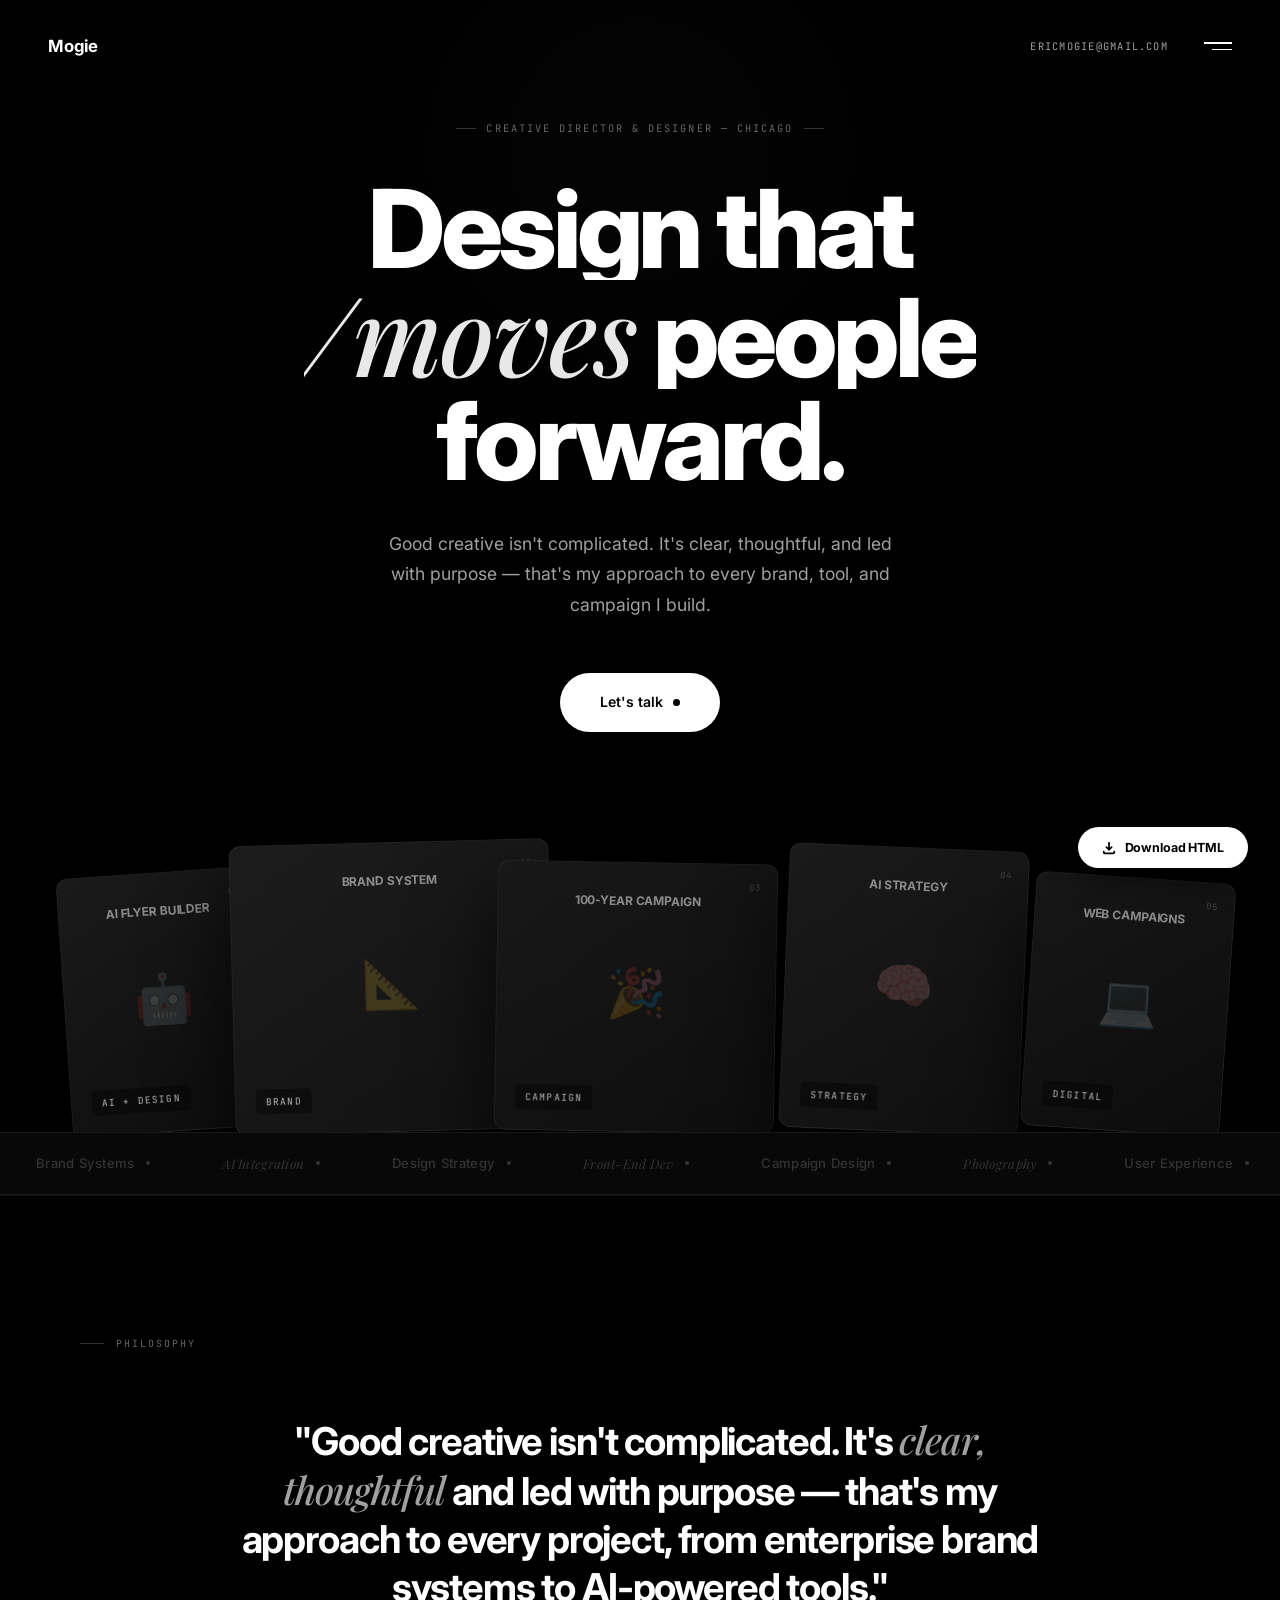
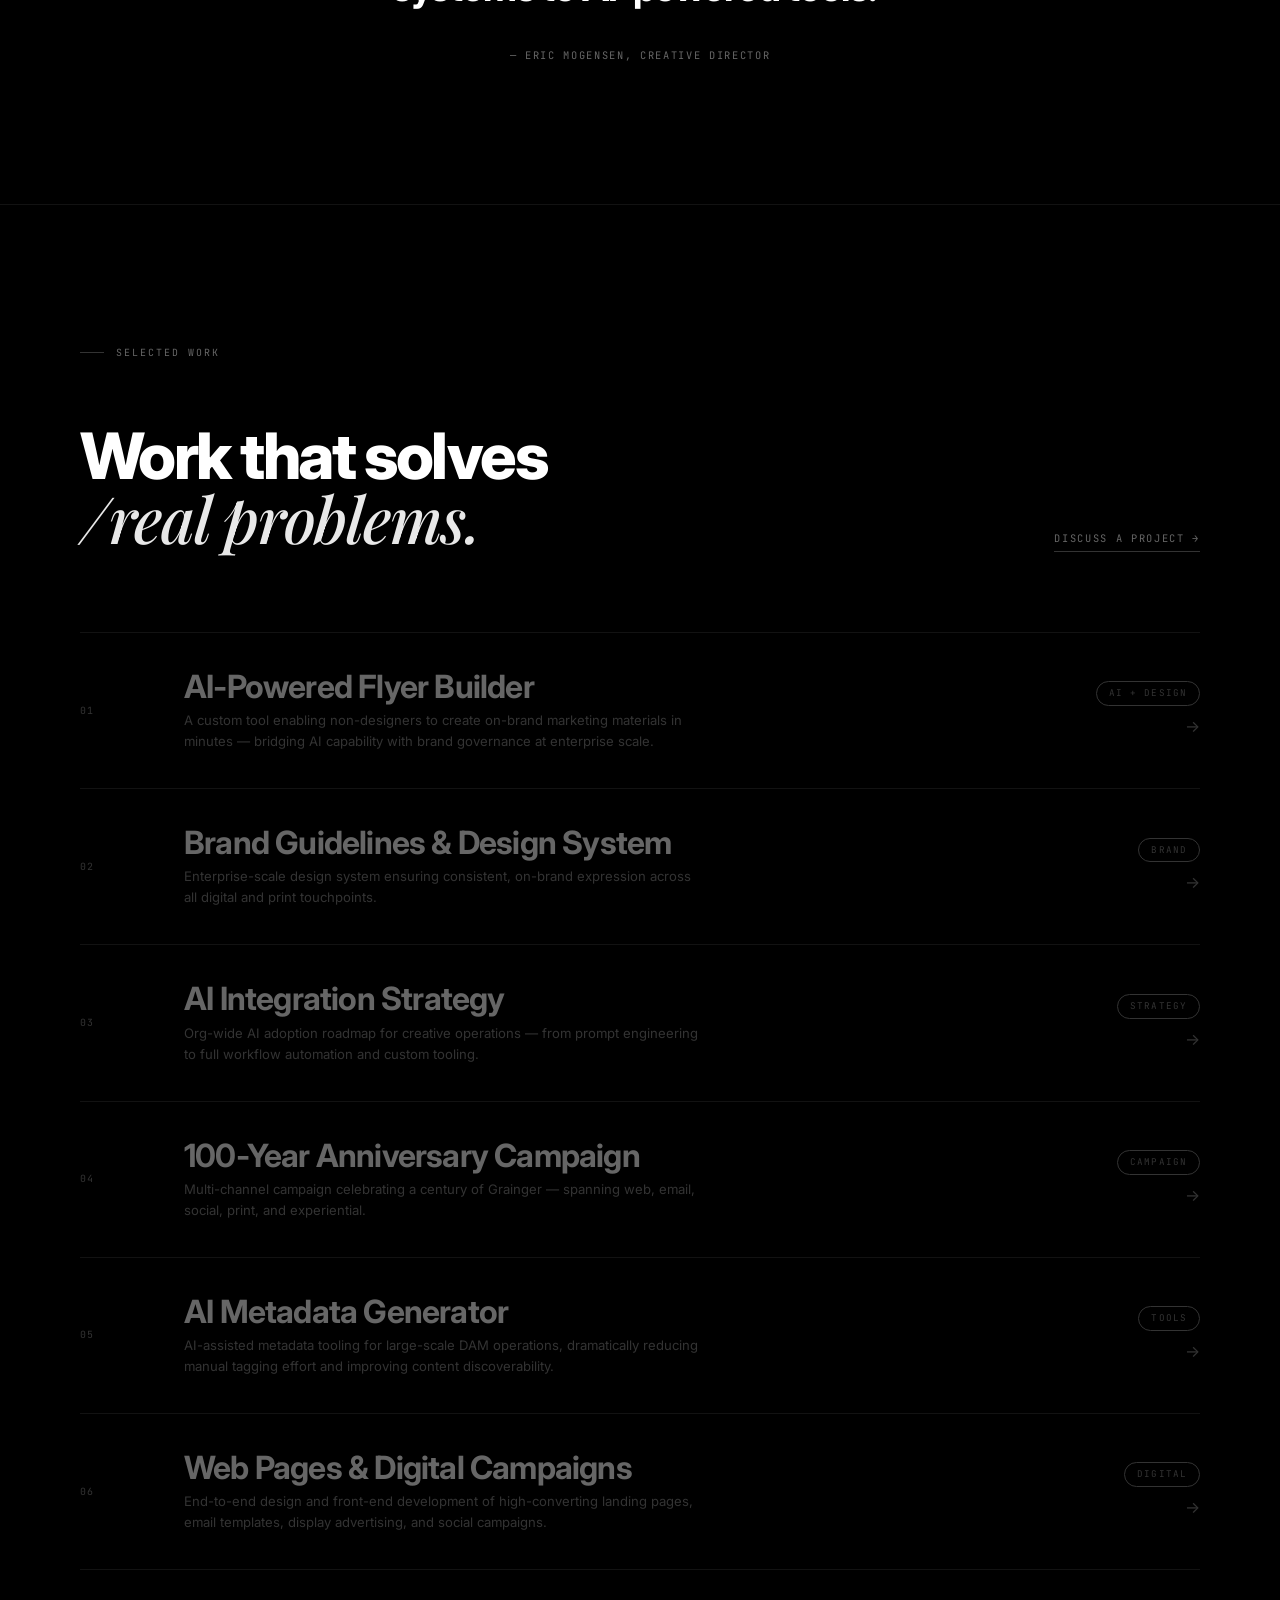
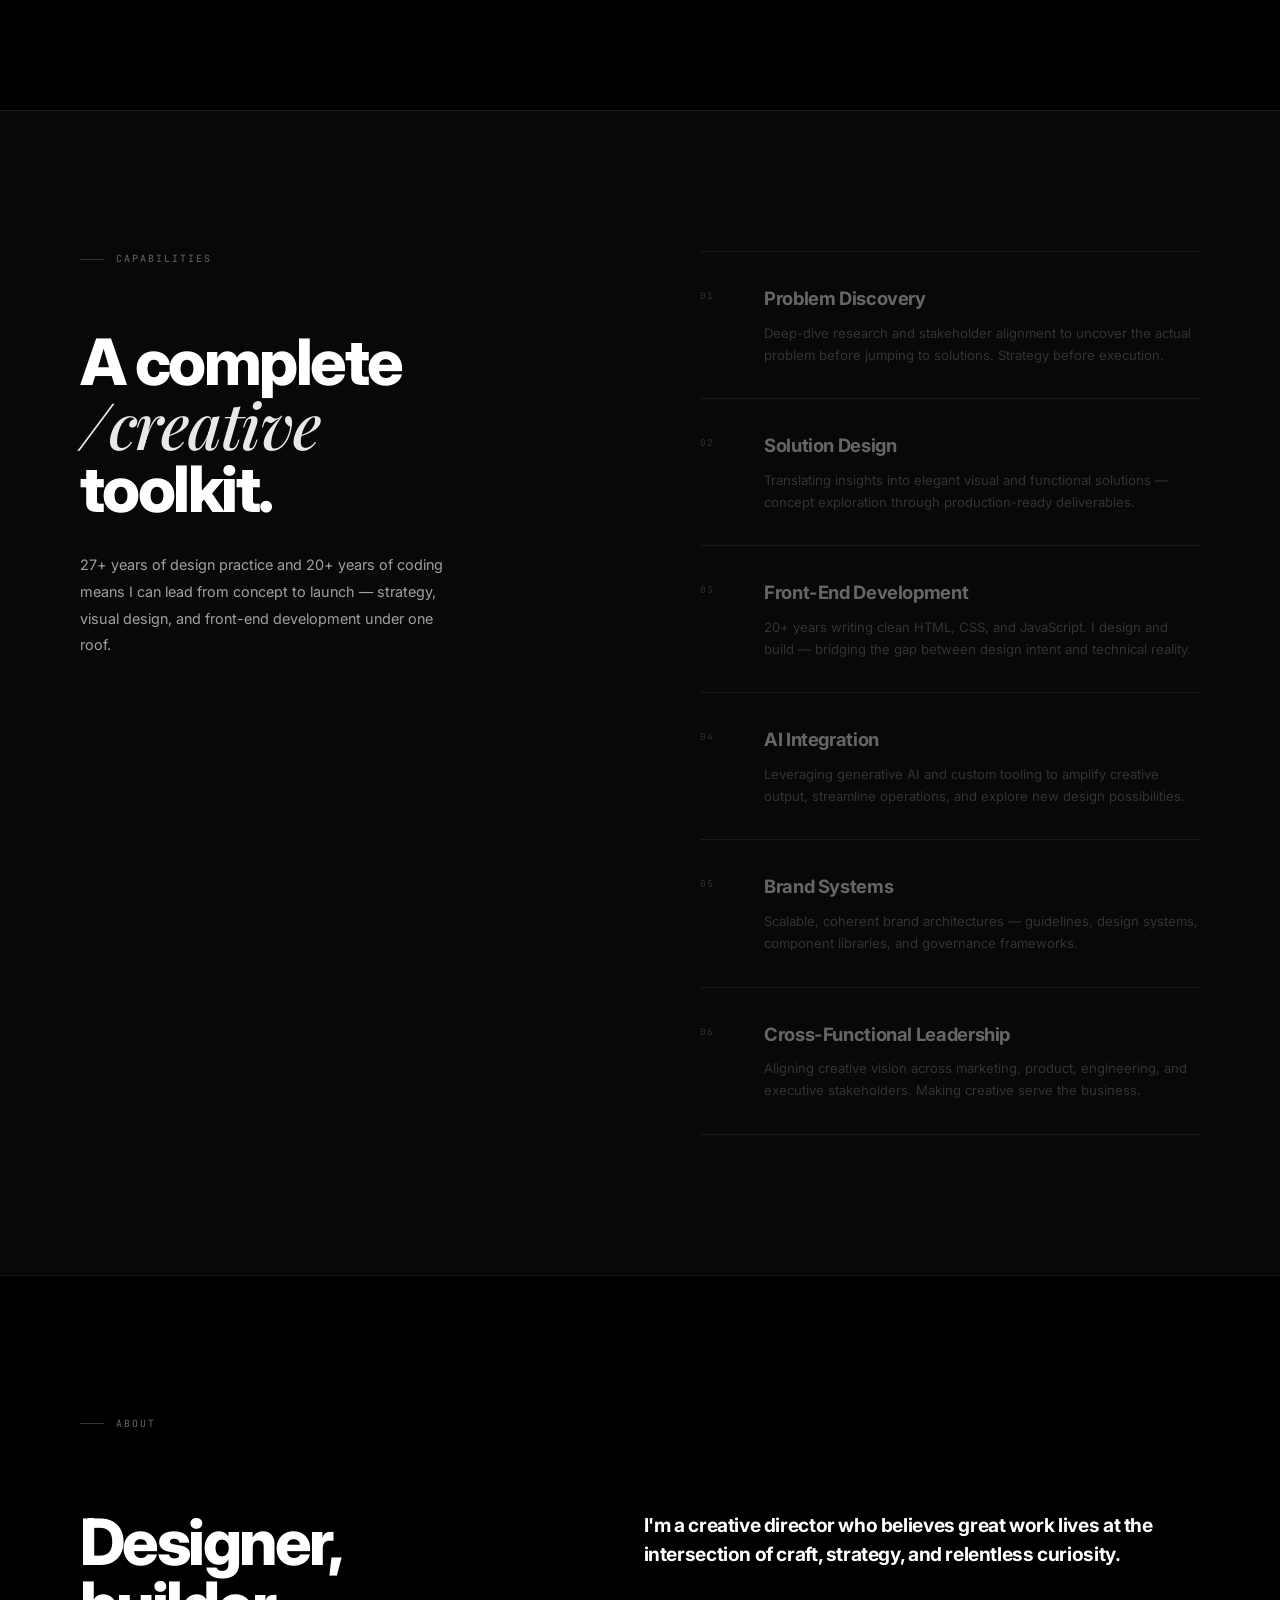
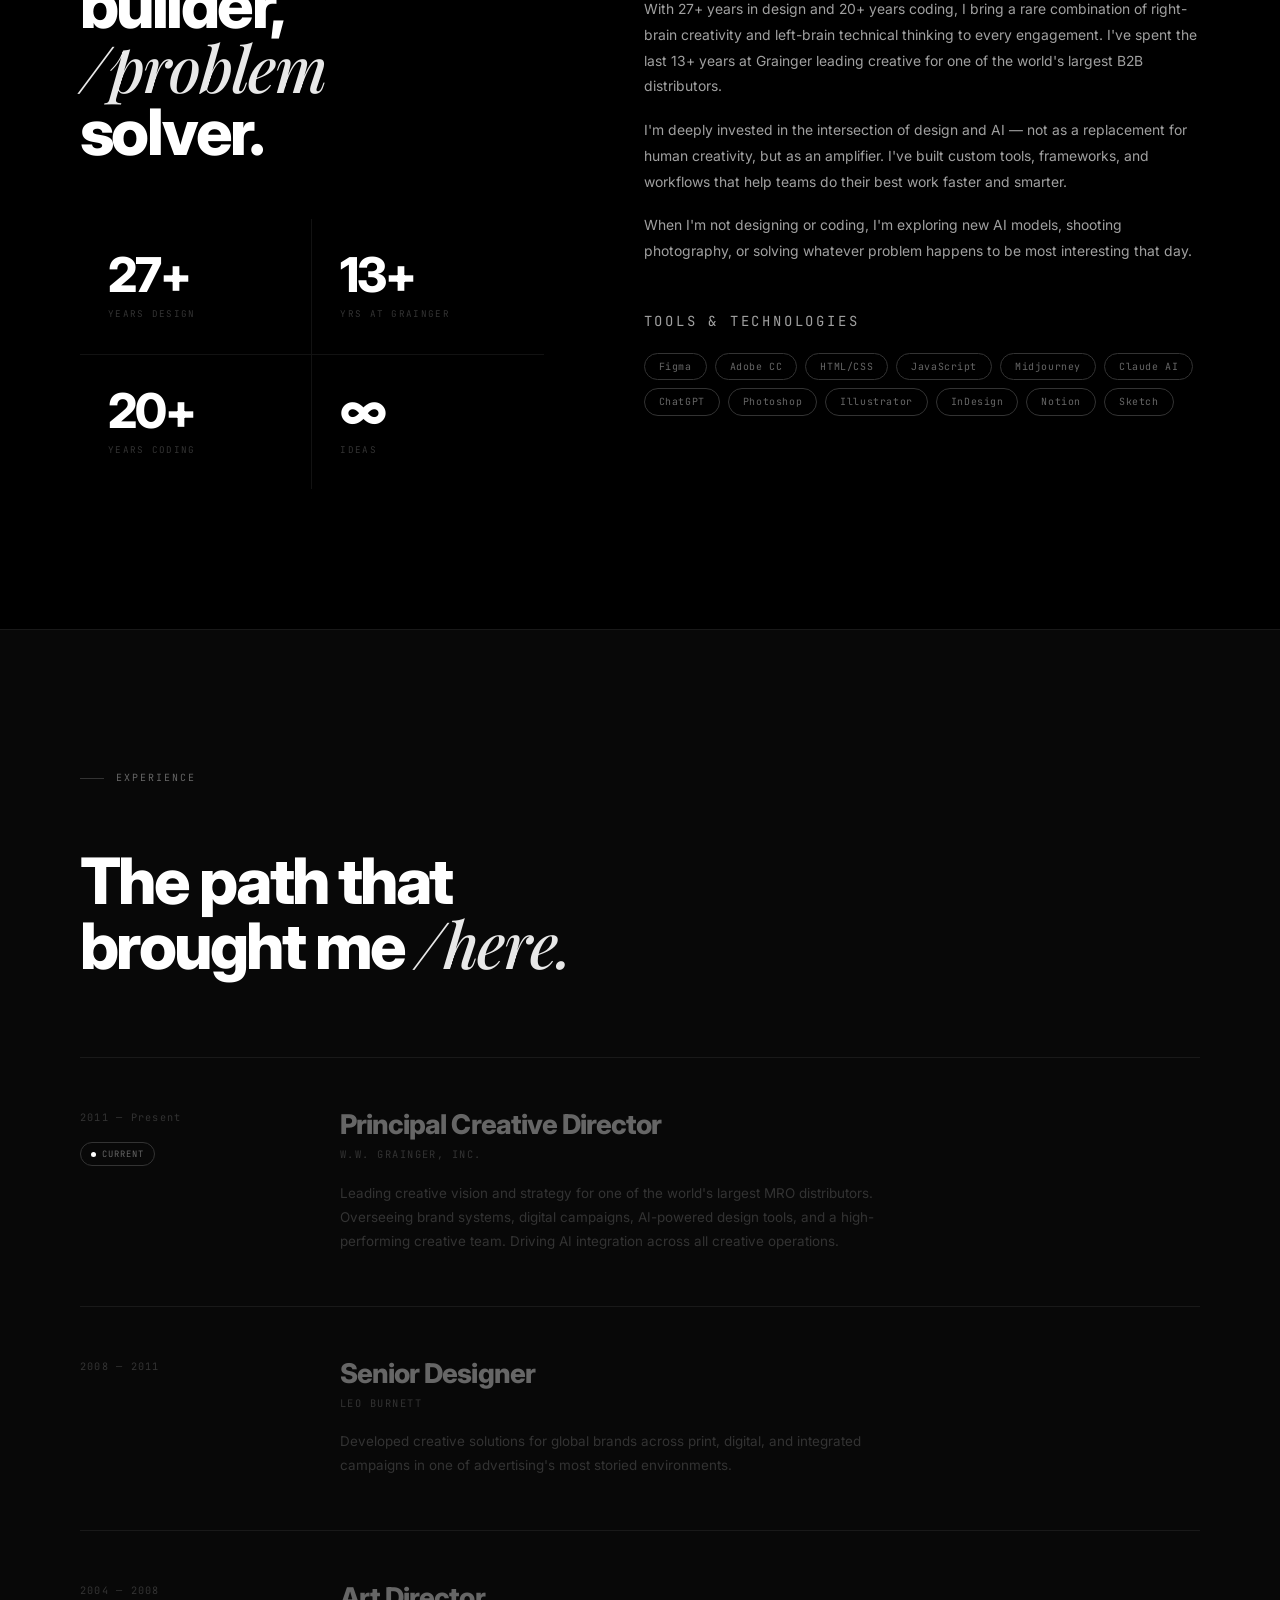
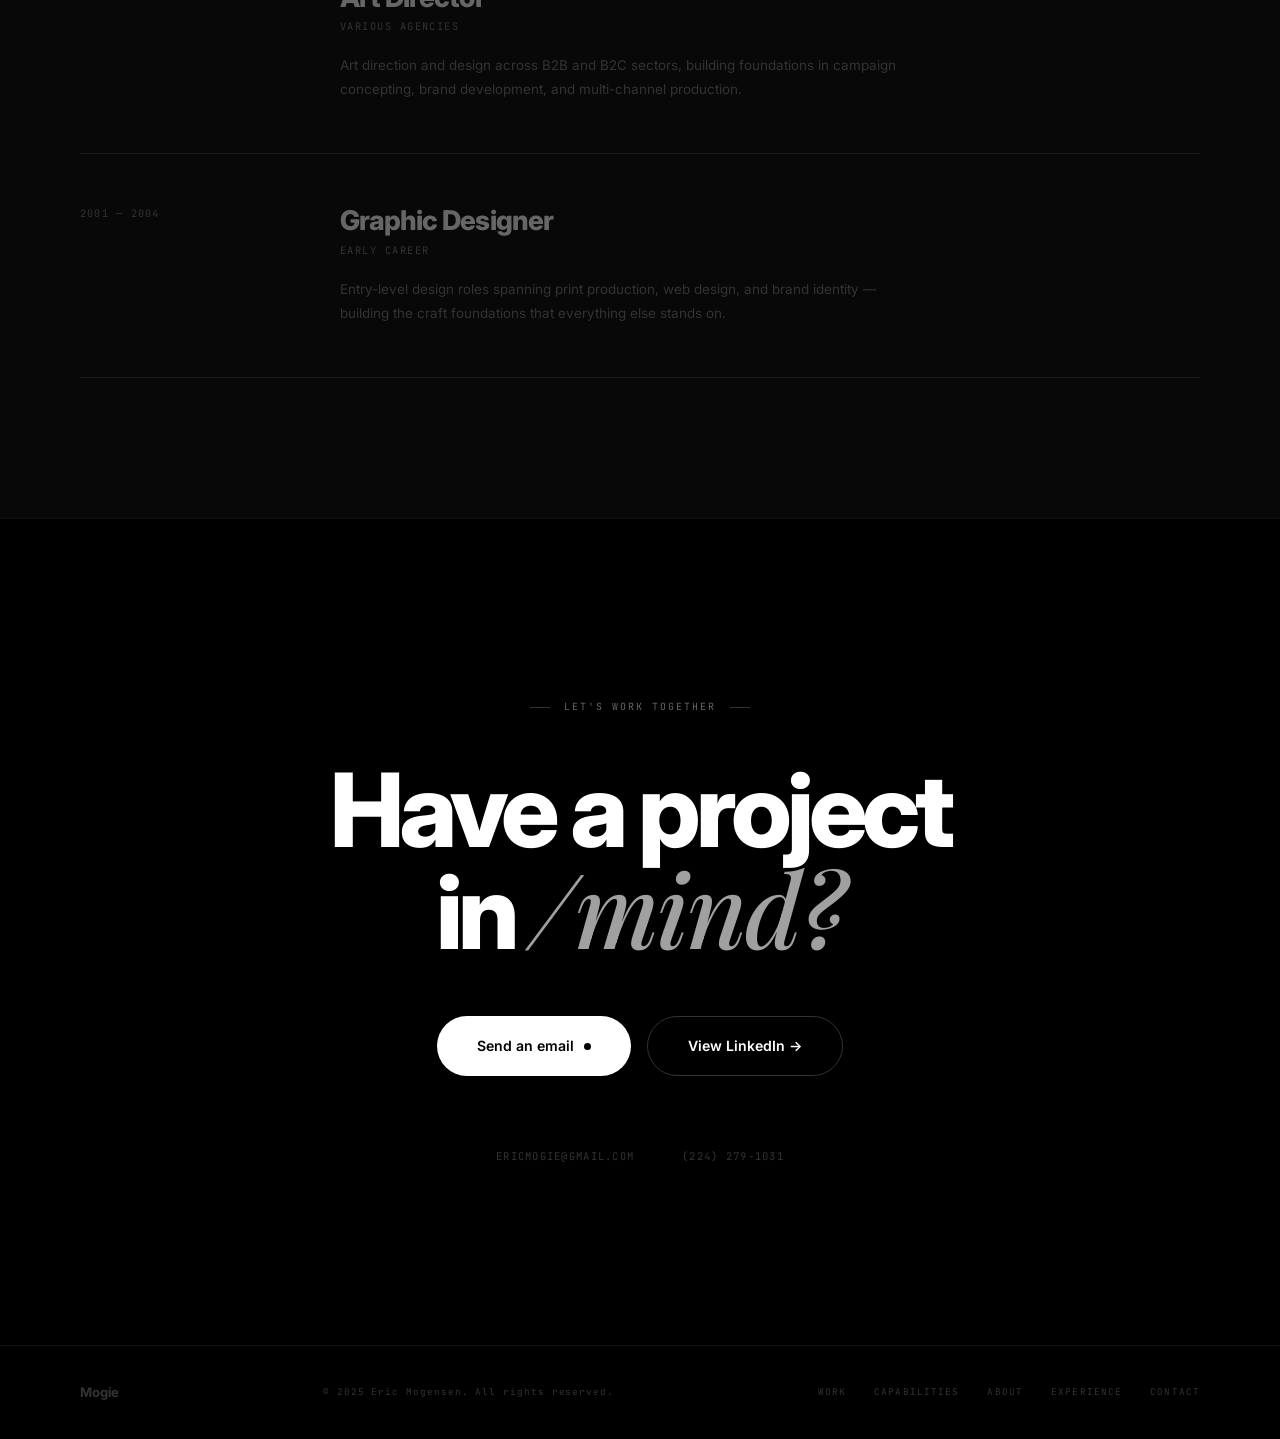
<file: eric-mogensen-portfolio.html>
<!DOCTYPE html>
<html lang="en"><head>
    <meta charset="UTF-8">
    <meta name="viewport" content="width=device-width, initial-scale=1.0">
    <title>Eric Mogensen — MOGIE | Creative Director &amp; Designer</title>
    <meta name="description" content="Eric Mogensen is a Creative Director and Designer with 27+ years of experience in brand systems, AI integration, and front-end development.">

    <link rel="preconnect" href="https://fonts.googleapis.com">
    <link rel="preconnect" href="https://fonts.gstatic.com" crossorigin="">
    <link href="https://fonts.googleapis.com/css2?family=Inter:wght@300;400;500;600;700;800;900&amp;family=Playfair+Display:ital,wght@1,400;1,500;1,600&amp;family=JetBrains+Mono:wght@300;400;500&amp;display=swap" rel="stylesheet">

    <style>
        /* ─────────────────────────────────────────────
           TOKENS
        ───────────────────────────────────────────── */
        :root {
            --black:   #000000;
            --black-2: #080808;
            --black-3: #0f0f0f;
            --black-4: #161616;
            --black-5: #1e1e1e;
            --white:   #ffffff;
            --white-2: #e8e8e8;
            --gray-1:  #a0a0a0;
            --gray-2:  #666666;
            --gray-3:  #333333;
            --border:  rgba(255,255,255,0.07);
            --border2: rgba(255,255,255,0.12);
            --ff-sans: 'Inter', -apple-system, sans-serif;
            --ff-serif: 'Playfair Display', Georgia, serif;
            --ff-mono:  'JetBrains Mono', monospace;
            --ease:    cubic-bezier(0.16, 1, 0.3, 1);
        }

        /* ─────────────────────────────────────────────
           RESET
        ───────────────────────────────────────────── */
        *, *::before, *::after { margin:0; padding:0; box-sizing:border-box; }
        html { scroll-behavior:smooth; font-size:16px; }
        body {
            background: var(--black);
            color: var(--white);
            font-family: var(--ff-sans);
            font-weight: 400;
            line-height: 1.6;
            overflow-x: hidden;
            -webkit-font-smoothing: antialiased;
        }
        a { color: inherit; text-decoration: none; }
        ul { list-style: none; }
        img { display: block; max-width: 100%; }

        /* ─────────────────────────────────────────────
           NAVIGATION
        ───────────────────────────────────────────── */
        #nav {
            position: fixed;
            top: 0; left: 0; right: 0;
            z-index: 500;
            padding: 32px 48px;
            display: flex;
            align-items: center;
            justify-content: space-between;
            transition: padding 0.4s var(--ease), background 0.4s ease;
        }
        #nav.scrolled {
            padding: 18px 48px;
            background: rgba(0,0,0,0.9);
            backdrop-filter: blur(20px);
            -webkit-backdrop-filter: blur(20px);
            border-bottom: 1px solid var(--border);
        }
        .nav-logo {
            font-family: var(--ff-sans);
            font-weight: 700;
            font-size: 1.05rem;
            letter-spacing: -0.01em;
            color: var(--white);
        }
        .nav-right {
            display: flex;
            align-items: center;
            gap: 36px;
        }
        .nav-email {
            font-family: var(--ff-mono);
            font-size: 0.65rem;
            letter-spacing: 0.12em;
            text-transform: uppercase;
            color: var(--gray-1);
            transition: color 0.25s ease;
        }
        .nav-email:hover { color: var(--white); }

        /* Hamburger */
        .hamburger {
            display: flex;
            flex-direction: column;
            justify-content: center;
            gap: 5px;
            width: 28px;
            height: 28px;
            cursor: pointer;
            background: none;
            border: none;
            padding: 0;
        }
        .hamburger span {
            display: block;
            height: 1.5px;
            background: var(--white);
            transition: all 0.3s var(--ease);
            transform-origin: center;
        }
        .hamburger span:nth-child(1) { width: 100%; }
        .hamburger span:nth-child(2) { width: 70%; margin-left: auto; }

        /* Fullscreen menu */
        .menu-overlay {
            position: fixed;
            inset: 0;
            z-index: 400;
            background: var(--black);
            display: flex;
            flex-direction: column;
            justify-content: center;
            padding: 80px 48px;
            opacity: 0;
            pointer-events: none;
            transition: opacity 0.4s ease;
        }
        .menu-overlay.open {
            opacity: 1;
            pointer-events: all;
        }
        .menu-items {
            display: flex;
            flex-direction: column;
            gap: 12px;
        }
        .menu-item {
            font-family: var(--ff-sans);
            font-size: clamp(2.8rem, 6vw, 6rem);
            font-weight: 800;
            letter-spacing: -0.03em;
            line-height: 1.05;
            color: var(--gray-3);
            transition: color 0.2s ease;
            cursor: pointer;
        }
        .menu-item:hover { color: var(--white); }
        .menu-item em {
            font-family: var(--ff-serif);
            font-weight: 500;
            font-style: italic;
            color: var(--gray-2);
            transition: color 0.2s ease;
        }
        .menu-item:hover em { color: var(--white-2); }
        .menu-footer {
            margin-top: auto;
            padding-top: 64px;
            display: flex;
            gap: 40px;
            align-items: center;
        }
        .menu-footer a {
            font-family: var(--ff-mono);
            font-size: 0.65rem;
            letter-spacing: 0.14em;
            text-transform: uppercase;
            color: var(--gray-2);
            transition: color 0.2s ease;
        }
        .menu-footer a:hover { color: var(--white); }

        /* ─────────────────────────────────────────────
           HERO
        ───────────────────────────────────────────── */
        #hero {
            min-height: 100vh;
            display: flex;
            flex-direction: column;
            align-items: center;
            justify-content: center;
            text-align: center;
            padding: 120px 40px 0;
            position: relative;
            overflow: hidden;
        }

        /* Background abstract shapes – like the flowing dark silk in Renok */
        .hero-bg {
            position: absolute;
            inset: 0;
            pointer-events: none;
            overflow: hidden;
        }
        .hero-blob {
            position: absolute;
            border-radius: 50%;
            filter: blur(120px);
            opacity: 0.15;
        }
        .hero-blob-1 {
            width: 700px; height: 700px;
            top: -200px; left: 50%;
            transform: translateX(-50%);
            background: radial-gradient(ellipse, #2a2a2a 0%, transparent 70%);
            animation: blobDrift1 20s ease-in-out infinite;
        }
        .hero-blob-2 {
            width: 500px; height: 300px;
            bottom: 100px; left: -100px;
            background: radial-gradient(ellipse, #1a1a1a 0%, transparent 70%);
            animation: blobDrift2 16s ease-in-out infinite;
        }
        .hero-blob-3 {
            width: 400px; height: 400px;
            bottom: -100px; right: -50px;
            background: radial-gradient(ellipse, #1a1a1a 0%, transparent 70%);
            animation: blobDrift3 18s ease-in-out infinite;
        }
        @keyframes blobDrift1 {
            0%,100% { transform: translateX(-50%) scale(1); }
            50% { transform: translateX(-50%) scale(1.1) translateY(30px); }
        }
        @keyframes blobDrift2 {
            0%,100% { transform: rotate(0deg); }
            50% { transform: rotate(20deg) scale(1.1); }
        }
        @keyframes blobDrift3 {
            0%,100% { transform: scale(1); }
            50% { transform: scale(1.15) rotate(-15deg); }
        }

        /* Eyebrow label */
        .hero-label {
            display: inline-flex;
            align-items: center;
            gap: 10px;
            font-family: var(--ff-mono);
            font-size: 0.65rem;
            letter-spacing: 0.2em;
            text-transform: uppercase;
            color: var(--gray-2);
            margin-bottom: 40px;
            position: relative;
            z-index: 1;
            opacity: 0;
            animation: fadeUp 0.7s var(--ease) 0.2s forwards;
        }
        .hero-label::before, .hero-label::after {
            content: '';
            display: block;
            width: 20px; height: 1px;
            background: var(--gray-3);
        }

        /* Headline — the Renok signature: bold grotesque + italic serif inline */
        .hero-headline {
            font-family: var(--ff-sans);
            font-size: clamp(3.2rem, 8.5vw, 9.5rem);
            font-weight: 800;
            letter-spacing: -0.04em;
            line-height: 0.95;
            color: var(--white);
            position: relative;
            z-index: 1;
            margin-bottom: 36px;
        }
        .hero-headline .line { display: block; overflow: hidden; }
        .hero-headline .line span {
            display: block;
            opacity: 0;
            transform: translateY(105%);
            animation: slideUp 0.9s var(--ease) forwards;
        }
        .hero-headline .line:nth-child(1) span { animation-delay: 0.3s; }
        .hero-headline .line:nth-child(2) span { animation-delay: 0.45s; }
        .hero-headline .line:nth-child(3) span { animation-delay: 0.58s; }
        /* The italic serif accent word/phrase — like "/websites" in Renok */
        .hero-headline em {
            font-family: var(--ff-serif);
            font-weight: 500;
            font-style: italic;
            color: var(--white-2);
            letter-spacing: -0.02em;
        }

        /* Sub-copy */
        .hero-sub {
            font-size: clamp(0.95rem, 1.5vw, 1.1rem);
            font-weight: 400;
            color: var(--gray-1);
            max-width: 520px;
            line-height: 1.75;
            margin-bottom: 52px;
            position: relative;
            z-index: 1;
            opacity: 0;
            animation: fadeUp 0.7s var(--ease) 0.8s forwards;
        }

        /* Pill button — Renok's signature CTA style */
        .btn-pill {
            display: inline-flex;
            align-items: center;
            gap: 10px;
            background: var(--white);
            color: var(--black);
            font-family: var(--ff-sans);
            font-size: 0.88rem;
            font-weight: 600;
            padding: 18px 40px;
            border-radius: 100px;
            transition: background 0.25s ease, transform 0.25s ease;
            position: relative;
            z-index: 1;
            opacity: 0;
            animation: fadeUp 0.7s var(--ease) 0.95s forwards;
        }
        .btn-pill:hover {
            background: var(--white-2);
            transform: scale(1.02);
        }
        .btn-pill .dot {
            width: 7px; height: 7px;
            border-radius: 50%;
            background: var(--black);
        }

        /* Floating work preview cards — scattered like Renok's hero bottom */
        .hero-cards {
            width: 100%;
            max-width: 1200px;
            height: 320px;
            position: relative;
            margin-top: 80px;
            z-index: 1;
            opacity: 0;
            animation: fadeIn 1.2s ease 1.3s forwards;
        }
        .hcard {
            position: absolute;
            border-radius: 12px;
            overflow: hidden;
            box-shadow: 0 40px 80px rgba(0,0,0,0.7);
            transition: transform 0.6s var(--ease);
        }
        .hcard:hover { transform: translateY(-8px) rotate(0deg) scale(1.02) !important; }
        .hcard-inner {
            width: 100%;
            height: 100%;
            display: flex;
            align-items: flex-end;
            padding: 20px;
        }
        .hcard-label {
            font-family: var(--ff-mono);
            font-size: 0.6rem;
            letter-spacing: 0.12em;
            text-transform: uppercase;
            color: rgba(255,255,255,0.7);
            background: rgba(0,0,0,0.4);
            padding: 5px 10px;
            border-radius: 4px;
            backdrop-filter: blur(8px);
        }

        /* Card positions & rotations */
        .hcard-1 {
            width: 200px; height: 260px;
            left: 2%; bottom: 0;
            transform: rotate(-4deg);
            background: linear-gradient(145deg, #1a1a1a, #0d0d0d);
            border: 1px solid rgba(255,255,255,0.06);
        }
        .hcard-2 {
            width: 320px; height: 290px;
            left: 16%; bottom: 0;
            transform: rotate(-1.5deg);
            background: linear-gradient(145deg, #1c1c1c, #111);
            border: 1px solid rgba(255,255,255,0.06);
        }
        .hcard-3 {
            width: 280px; height: 270px;
            left: 38%; bottom: 0;
            transform: rotate(1deg);
            background: linear-gradient(145deg, #181818, #0e0e0e);
            border: 1px solid rgba(255,255,255,0.06);
        }
        .hcard-4 {
            width: 240px; height: 285px;
            right: 18%; bottom: 0;
            transform: rotate(2.5deg);
            background: linear-gradient(145deg, #1a1a1a, #0f0f0f);
            border: 1px solid rgba(255,255,255,0.06);
        }
        .hcard-5 {
            width: 200px; height: 255px;
            right: 1%; bottom: 0;
            transform: rotate(4deg);
            background: linear-gradient(145deg, #171717, #0c0c0c);
            border: 1px solid rgba(255,255,255,0.06);
        }

        /* Card content icons */
        .hcard-icon {
            position: absolute;
            top: 50%; left: 50%;
            transform: translate(-50%, -55%);
            font-size: 3rem;
            opacity: 0.18;
        }
        .hcard-title {
            position: absolute;
            top: 28px; left: 20px; right: 20px;
            font-family: var(--ff-sans);
            font-size: 0.75rem;
            font-weight: 700;
            letter-spacing: -0.01em;
            color: rgba(255,255,255,0.5);
            text-transform: uppercase;
        }
        .hcard-num {
            position: absolute;
            top: 16px; right: 16px;
            font-family: var(--ff-mono);
            font-size: 0.55rem;
            letter-spacing: 0.1em;
            color: rgba(255,255,255,0.2);
        }

        /* ─────────────────────────────────────────────
           TICKER
        ───────────────────────────────────────────── */
        .ticker {
            overflow: hidden;
            padding: 20px 0;
            border-top: 1px solid var(--border);
            border-bottom: 1px solid var(--border);
            background: var(--black-2);
        }
        .ticker-track {
            display: flex;
            width: max-content;
            animation: ticker 40s linear infinite;
        }
        .ticker:hover .ticker-track { animation-play-state: paused; }
        .ticker-item {
            font-family: var(--ff-sans);
            font-size: 0.82rem;
            font-weight: 500;
            letter-spacing: 0.02em;
            color: var(--gray-3);
            padding: 0 36px;
            display: flex;
            align-items: center;
            gap: 12px;
            white-space: nowrap;
            flex-shrink: 0;
            transition: color 0.3s ease;
            cursor: default;
        }
        .ticker-item em {
            font-family: var(--ff-serif);
            font-style: italic;
            font-weight: 400;
        }
        .ticker-item:hover { color: var(--gray-1); }
        .ticker-sep {
            width: 4px; height: 4px;
            border-radius: 50%;
            background: var(--gray-3);
            flex-shrink: 0;
        }
        @keyframes ticker {
            from { transform: translateX(0); }
            to   { transform: translateX(-50%); }
        }

        /* ─────────────────────────────────────────────
           SHARED SECTION STYLES
        ───────────────────────────────────────────── */
        .section { padding: 140px 80px; }
        .section--tight { padding: 100px 80px; }

        .s-label {
            font-family: var(--ff-mono);
            font-size: 0.62rem;
            letter-spacing: 0.2em;
            text-transform: uppercase;
            color: var(--gray-2);
            display: flex;
            align-items: center;
            gap: 12px;
            margin-bottom: 64px;
        }
        .s-label::before {
            content: '';
            width: 24px; height: 1px;
            background: var(--gray-3);
        }

        /* Mixed headline — bold grotesque + italic serif signature */
        .s-headline {
            font-family: var(--ff-sans);
            font-size: clamp(2.6rem, 5vw, 5.5rem);
            font-weight: 800;
            letter-spacing: -0.04em;
            line-height: 0.97;
            color: var(--white);
        }
        .s-headline em {
            font-family: var(--ff-serif);
            font-weight: 500;
            font-style: italic;
            color: var(--white-2);
            letter-spacing: -0.02em;
        }

        /* ─────────────────────────────────────────────
           PHILOSOPHY SECTION
        ───────────────────────────────────────────── */
        #philosophy {
            border-top: 1px solid var(--border);
            text-align: center;
            padding: 140px 80px;
        }
        .phi-quote {
            font-family: var(--ff-sans);
            font-size: clamp(1.6rem, 3vw, 3rem);
            font-weight: 700;
            letter-spacing: -0.03em;
            line-height: 1.25;
            color: var(--white);
            max-width: 860px;
            margin: 0 auto;
        }
        .phi-quote em {
            font-family: var(--ff-serif);
            font-weight: 500;
            font-style: italic;
            color: var(--gray-1);
        }
        .phi-attr {
            font-family: var(--ff-mono);
            font-size: 0.65rem;
            letter-spacing: 0.16em;
            text-transform: uppercase;
            color: var(--gray-2);
            margin-top: 36px;
        }

        /* ─────────────────────────────────────────────
           WORK SECTION
        ───────────────────────────────────────────── */
        #work { border-top: 1px solid var(--border); }
        .work-header {
            display: flex;
            align-items: flex-end;
            justify-content: space-between;
            gap: 40px;
            margin-bottom: 80px;
        }
        .work-link {
            font-family: var(--ff-mono);
            font-size: 0.65rem;
            letter-spacing: 0.16em;
            text-transform: uppercase;
            color: var(--gray-2);
            display: flex;
            align-items: center;
            gap: 8px;
            padding-bottom: 4px;
            border-bottom: 1px solid var(--gray-3);
            transition: color 0.2s ease, border-color 0.2s ease;
        }
        .work-link:hover { color: var(--white); border-color: var(--white); }

        /* Work list — large row items like agency portfolio lists */
        .work-list { display: flex; flex-direction: column; }
        .wrow {
            display: grid;
            grid-template-columns: 64px 1fr auto;
            align-items: center;
            gap: 40px;
            padding: 36px 0;
            border-bottom: 1px solid var(--border);
            cursor: pointer;
            position: relative;
            transition: padding-left 0.3s var(--ease);
        }
        .wrow:first-child { border-top: 1px solid var(--border); }
        .wrow:hover { padding-left: 16px; }
        .wrow::after {
            content: '';
            position: absolute;
            left: 0; top: 0; bottom: 0;
            width: 0;
            background: var(--border);
            transition: width 0.3s var(--ease);
        }
        .wrow:hover::after { width: 3px; }

        .wrow-num {
            font-family: var(--ff-mono);
            font-size: 0.62rem;
            letter-spacing: 0.12em;
            color: var(--gray-3);
        }
        .wrow-content {}
        .wrow-title {
            font-family: var(--ff-sans);
            font-size: clamp(1.2rem, 2.5vw, 2rem);
            font-weight: 700;
            letter-spacing: -0.025em;
            color: var(--gray-2);
            line-height: 1.1;
            transition: color 0.25s ease;
            margin-bottom: 6px;
        }
        .wrow:hover .wrow-title { color: var(--white); }
        .wrow-desc {
            font-size: 0.82rem;
            color: var(--gray-3);
            font-weight: 400;
            max-width: 520px;
            line-height: 1.6;
            transition: color 0.25s ease;
        }
        .wrow:hover .wrow-desc { color: var(--gray-2); }
        .wrow-meta {
            display: flex;
            flex-direction: column;
            align-items: flex-end;
            gap: 8px;
            flex-shrink: 0;
        }
        .wrow-tag {
            font-family: var(--ff-mono);
            font-size: 0.58rem;
            letter-spacing: 0.12em;
            text-transform: uppercase;
            padding: 4px 12px;
            border: 1px solid var(--gray-3);
            color: var(--gray-3);
            border-radius: 100px;
            transition: border-color 0.25s ease, color 0.25s ease;
        }
        .wrow:hover .wrow-tag { border-color: var(--gray-2); color: var(--gray-1); }
        .wrow-arrow {
            font-size: 1rem;
            color: var(--gray-3);
            transition: transform 0.3s var(--ease), color 0.25s ease;
        }
        .wrow:hover .wrow-arrow { transform: translateX(6px); color: var(--white); }

        /* ─────────────────────────────────────────────
           CAPABILITIES SECTION
        ───────────────────────────────────────────── */
        #capabilities {
            background: var(--black-2);
            border-top: 1px solid var(--border);
        }
        .cap-layout {
            display: grid;
            grid-template-columns: 1fr 1fr;
            gap: 120px;
            align-items: start;
        }
        .cap-left {}
        .cap-intro {
            font-size: 0.9rem;
            font-weight: 400;
            color: var(--gray-1);
            line-height: 1.85;
            margin-top: 32px;
            max-width: 380px;
        }
        .cap-right {}
        .cap-list { display: flex; flex-direction: column; }
        .cap-item {
            display: flex;
            align-items: flex-start;
            gap: 32px;
            padding: 32px 0;
            border-bottom: 1px solid var(--border);
            transition: padding-left 0.3s var(--ease);
        }
        .cap-item:first-child { border-top: 1px solid var(--border); }
        .cap-item:hover { padding-left: 10px; }
        .cap-item-num {
            font-family: var(--ff-mono);
            font-size: 0.58rem;
            letter-spacing: 0.14em;
            color: var(--gray-3);
            padding-top: 5px;
            flex-shrink: 0;
            width: 32px;
        }
        .cap-item-body {}
        .cap-item-name {
            font-family: var(--ff-sans);
            font-size: 1.15rem;
            font-weight: 700;
            letter-spacing: -0.02em;
            color: var(--gray-2);
            margin-bottom: 8px;
            transition: color 0.25s ease;
        }
        .cap-item:hover .cap-item-name { color: var(--white); }
        .cap-item-desc {
            font-size: 0.82rem;
            color: var(--gray-3);
            line-height: 1.7;
            font-weight: 400;
            transition: color 0.25s ease;
        }
        .cap-item:hover .cap-item-desc { color: var(--gray-2); }

        /* ─────────────────────────────────────────────
           ABOUT SECTION
        ───────────────────────────────────────────── */
        #about { border-top: 1px solid var(--border); }
        .about-layout {
            display: grid;
            grid-template-columns: 5fr 6fr;
            gap: 100px;
            align-items: start;
            margin-top: 80px;
        }
        .about-left {}
        .about-stat-row {
            display: grid;
            grid-template-columns: 1fr 1fr;
            gap: 1px;
            background: var(--border);
            margin-top: 56px;
        }
        .astat {
            background: var(--black);
            padding: 32px 28px;
        }
        .astat-n {
            font-family: var(--ff-sans);
            font-size: 3rem;
            font-weight: 800;
            letter-spacing: -0.04em;
            line-height: 1;
            color: var(--white);
        }
        .astat-l {
            font-family: var(--ff-mono);
            font-size: 0.58rem;
            letter-spacing: 0.14em;
            text-transform: uppercase;
            color: var(--gray-3);
            margin-top: 8px;
        }
        .about-right {}
        .about-right h3 {
            font-family: var(--ff-sans);
            font-size: 1.2rem;
            font-weight: 700;
            letter-spacing: -0.02em;
            line-height: 1.5;
            color: var(--white);
            margin-bottom: 28px;
        }
        .about-right p {
            font-size: 0.87rem;
            font-weight: 400;
            color: var(--gray-1);
            line-height: 1.85;
            margin-bottom: 18px;
        }
        .tools-label {
            font-family: var(--ff-mono);
            font-size: 0.6rem;
            letter-spacing: 0.2em;
            text-transform: uppercase;
            color: var(--gray-2);
            margin-bottom: 18px;
            margin-top: 44px;
        }
        .chips { display: flex; flex-wrap: wrap; gap: 8px; }
        .chip {
            font-family: var(--ff-mono);
            font-size: 0.62rem;
            letter-spacing: 0.06em;
            padding: 5px 14px;
            border: 1px solid var(--gray-3);
            border-radius: 100px;
            color: var(--gray-2);
            transition: border-color 0.2s ease, color 0.2s ease;
        }
        .chip:hover { border-color: var(--gray-1); color: var(--white); }

        /* ─────────────────────────────────────────────
           EXPERIENCE SECTION
        ───────────────────────────────────────────── */
        #experience {
            background: var(--black-2);
            border-top: 1px solid var(--border);
        }
        .exp-list { display: flex; flex-direction: column; margin-top: 80px; }
        .exp-item {
            display: grid;
            grid-template-columns: 200px 1fr;
            gap: 60px;
            padding: 52px 0;
            border-bottom: 1px solid var(--border);
            transition: padding-left 0.3s var(--ease);
        }
        .exp-item:first-child { border-top: 1px solid var(--border); }
        .exp-item:hover { padding-left: 16px; }
        .exp-meta {}
        .exp-period {
            font-family: var(--ff-mono);
            font-size: 0.64rem;
            letter-spacing: 0.12em;
            color: var(--gray-3);
            margin-bottom: 12px;
        }
        .exp-badge {
            display: inline-flex;
            align-items: center;
            gap: 6px;
            font-family: var(--ff-mono);
            font-size: 0.55rem;
            letter-spacing: 0.12em;
            text-transform: uppercase;
            padding: 4px 10px;
            border: 1px solid var(--gray-3);
            color: var(--gray-2);
            border-radius: 100px;
        }
        .exp-badge .live {
            width: 5px; height: 5px;
            border-radius: 50%;
            background: var(--white);
            animation: liveFlash 2s ease-in-out infinite;
        }
        @keyframes liveFlash {
            0%,100% { opacity: 1; } 50% { opacity: 0.3; }
        }
        .exp-content {}
        .exp-role {
            font-family: var(--ff-sans);
            font-size: 1.7rem;
            font-weight: 800;
            letter-spacing: -0.035em;
            line-height: 1.1;
            color: var(--gray-2);
            margin-bottom: 6px;
            transition: color 0.25s ease;
        }
        .exp-item:hover .exp-role { color: var(--white); }
        .exp-company {
            font-family: var(--ff-mono);
            font-size: 0.65rem;
            letter-spacing: 0.14em;
            text-transform: uppercase;
            color: var(--gray-3);
            margin-bottom: 18px;
            transition: color 0.25s ease;
        }
        .exp-item:hover .exp-company { color: var(--gray-2); }
        .exp-desc {
            font-size: 0.84rem;
            font-weight: 400;
            color: var(--gray-3);
            line-height: 1.8;
            max-width: 580px;
            transition: color 0.25s ease;
        }
        .exp-item:hover .exp-desc { color: var(--gray-1); }

        /* ─────────────────────────────────────────────
           CTA SECTION
        ───────────────────────────────────────────── */
        #contact {
            border-top: 1px solid var(--border);
            text-align: center;
            padding: 180px 80px;
        }
        .cta-label {
            font-family: var(--ff-mono);
            font-size: 0.62rem;
            letter-spacing: 0.2em;
            text-transform: uppercase;
            color: var(--gray-2);
            display: flex;
            align-items: center;
            justify-content: center;
            gap: 14px;
            margin-bottom: 48px;
        }
        .cta-label::before, .cta-label::after {
            content: ''; width: 20px; height: 1px; background: var(--gray-3);
        }
        .cta-headline {
            font-family: var(--ff-sans);
            font-size: clamp(3rem, 8vw, 8.5rem);
            font-weight: 800;
            letter-spacing: -0.05em;
            line-height: 0.93;
            color: var(--white);
            margin-bottom: 56px;
        }
        .cta-headline em {
            font-family: var(--ff-serif);
            font-weight: 500;
            font-style: italic;
            color: var(--gray-1);
            letter-spacing: -0.02em;
        }
        .cta-btns {
            display: flex;
            gap: 16px;
            justify-content: center;
            flex-wrap: wrap;
            margin-bottom: 72px;
        }
        /* Outline pill button */
        .btn-outline {
            display: inline-flex;
            align-items: center;
            gap: 10px;
            background: transparent;
            color: var(--white);
            font-family: var(--ff-sans);
            font-size: 0.88rem;
            font-weight: 600;
            padding: 18px 40px;
            border-radius: 100px;
            border: 1px solid var(--gray-3);
            transition: border-color 0.25s ease, background 0.25s ease, transform 0.25s ease;
        }
        .btn-outline:hover {
            border-color: var(--white);
            background: rgba(255,255,255,0.04);
            transform: scale(1.02);
        }
        .cta-contact {
            display: flex;
            gap: 48px;
            justify-content: center;
            flex-wrap: wrap;
        }
        .clink {
            font-family: var(--ff-mono);
            font-size: 0.66rem;
            letter-spacing: 0.12em;
            text-transform: uppercase;
            color: var(--gray-3);
            display: flex;
            align-items: center;
            gap: 10px;
            transition: color 0.2s ease;
        }
        .clink:hover { color: var(--white); }

        /* ─────────────────────────────────────────────
           FOOTER
        ───────────────────────────────────────────── */
        footer {
            padding: 36px 80px;
            border-top: 1px solid var(--border);
            display: flex;
            align-items: center;
            justify-content: space-between;
            gap: 24px;
        }
        .footer-brand {
            font-family: var(--ff-sans);
            font-size: 0.82rem;
            font-weight: 700;
            letter-spacing: -0.01em;
            color: var(--gray-3);
        }
        .footer-copy {
            font-family: var(--ff-mono);
            font-size: 0.58rem;
            letter-spacing: 0.1em;
            color: var(--gray-3);
        }
        .footer-nav {
            display: flex;
            gap: 28px;
        }
        .footer-nav a {
            font-family: var(--ff-mono);
            font-size: 0.58rem;
            letter-spacing: 0.12em;
            text-transform: uppercase;
            color: var(--gray-3);
            transition: color 0.2s ease;
        }
        .footer-nav a:hover { color: var(--white); }

        /* ─────────────────────────────────────────────
           REVEAL ANIMATIONS
        ───────────────────────────────────────────── */
        .reveal {
            opacity: 0;
            transform: translateY(24px);
            transition: opacity 0.7s var(--ease), transform 0.7s var(--ease);
        }
        .reveal.in { opacity: 1; transform: translateY(0); }
        .d1 { transition-delay: 0.1s; }
        .d2 { transition-delay: 0.2s; }
        .d3 { transition-delay: 0.3s; }

        /* ─────────────────────────────────────────────
           KEYFRAMES
        ───────────────────────────────────────────── */
        @keyframes fadeUp {
            from { opacity: 0; transform: translateY(16px); }
            to   { opacity: 1; transform: translateY(0); }
        }
        @keyframes slideUp {
            from { opacity: 0; transform: translateY(105%); }
            to   { opacity: 1; transform: translateY(0); }
        }
        @keyframes fadeIn {
            from { opacity: 0; }
            to   { opacity: 1; }
        }

        /* ─────────────────────────────────────────────
           RESPONSIVE
        ───────────────────────────────────────────── */
        @media (max-width: 1100px) {
            .section, .section--tight { padding: 100px 48px; }
            #contact { padding: 130px 48px; }
            footer { padding: 28px 48px; }
            #nav, #nav.scrolled { padding-left: 36px; padding-right: 36px; }
            .menu-overlay { padding: 80px 36px; }
            .cap-layout { grid-template-columns: 1fr; gap: 60px; }
            .about-layout { grid-template-columns: 1fr; gap: 60px; }
            .exp-item { grid-template-columns: 160px 1fr; gap: 40px; }
        }
        @media (max-width: 768px) {
            .section, .section--tight { padding: 80px 24px; }
            #philosophy { padding: 80px 24px; }
            #contact { padding: 100px 24px; }
            footer { padding: 24px; flex-direction: column; text-align: center; gap: 16px; }
            #nav, #nav.scrolled { padding: 20px 24px; }
            .menu-overlay { padding: 100px 24px 40px; }
            .nav-email { display: none; }
            .hero-cards { display: none; }
            .hero-headline { font-size: clamp(2.8rem, 11vw, 5rem); }
            .work-header { flex-direction: column; align-items: flex-start; }
            .wrow { grid-template-columns: 48px 1fr; gap: 20px; }
            .wrow-meta { display: none; }
            .exp-item { grid-template-columns: 1fr; gap: 8px; }
            .cta-contact { flex-direction: column; align-items: center; gap: 16px; }
        }
    </style>
</head>
<body>

<!-- ═══════════════════════════════════════════════
     NAV
═══════════════════════════════════════════════ -->
<nav id="nav">
    <a href="#hero" class="nav-logo">Mogie</a>
    <div class="nav-right">
        <a href="mailto:ericmogie@gmail.com" class="nav-email">ericmogie@gmail.com</a>
        <button class="hamburger" id="hamburger" aria-label="Open menu">
            <span></span>
            <span></span>
        </button>
    </div>
</nav>

<!-- Fullscreen menu overlay -->
<div class="menu-overlay" id="menuOverlay">
    <div class="menu-items">
        <a href="#work" class="menu-item" onclick="closeMenu()">Work</a>
        <a href="#capabilities" class="menu-item" onclick="closeMenu()"><em>/</em>Capabilities</a>
        <a href="#about" class="menu-item" onclick="closeMenu()">About</a>
        <a href="#experience" class="menu-item" onclick="closeMenu()"><em>/</em>Experience</a>
        <a href="#contact" class="menu-item" onclick="closeMenu()">Contact</a>
    </div>
    <div class="menu-footer">
        <a href="mailto:ericmogie@gmail.com">ericmogie@gmail.com</a>
        <a href="tel:2242791031">(224) 279-1031</a>
        <a href="https://www.linkedin.com/in/ericmogensen" target="_blank" rel="noopener">LinkedIn</a>
    </div>
</div>


<!-- ═══════════════════════════════════════════════
     HERO
═══════════════════════════════════════════════ -->
<section id="hero">
    <div class="hero-bg">
        <div class="hero-blob hero-blob-1"></div>
        <div class="hero-blob hero-blob-2"></div>
        <div class="hero-blob hero-blob-3"></div>
    </div>

    <p class="hero-label">Creative Director &amp; Designer — Chicago</p>

    <h1 class="hero-headline">
        <span class="line"><span>Design that</span></span>
        <span class="line"><span><em>/moves</em> people</span></span>
        <span class="line"><span>forward.</span></span>
    </h1>

    <p class="hero-sub">
        Good creative isn't complicated. It's clear, thoughtful, and led with purpose —
        that's my approach to every brand, tool, and campaign I build.
    </p>

    <a href="#contact" class="btn-pill">
        Let's talk <span class="dot"></span>
    </a>

    <!-- Floating scattered work preview cards -->
    <div class="hero-cards">
        <div class="hcard hcard-1">
            <span class="hcard-num">01</span>
            <span class="hcard-title">AI Flyer Builder</span>
            <span class="hcard-icon">🤖</span>
            <div class="hcard-inner">
                <span class="hcard-label">AI + Design</span>
            </div>
        </div>
        <div class="hcard hcard-2">
            <span class="hcard-num">02</span>
            <span class="hcard-title">Brand System</span>
            <span class="hcard-icon">📐</span>
            <div class="hcard-inner">
                <span class="hcard-label">Brand</span>
            </div>
        </div>
        <div class="hcard hcard-3">
            <span class="hcard-num">03</span>
            <span class="hcard-title">100-Year Campaign</span>
            <span class="hcard-icon">🎉</span>
            <div class="hcard-inner">
                <span class="hcard-label">Campaign</span>
            </div>
        </div>
        <div class="hcard hcard-4">
            <span class="hcard-num">04</span>
            <span class="hcard-title">AI Strategy</span>
            <span class="hcard-icon">🧠</span>
            <div class="hcard-inner">
                <span class="hcard-label">Strategy</span>
            </div>
        </div>
        <div class="hcard hcard-5">
            <span class="hcard-num">05</span>
            <span class="hcard-title">Web Campaigns</span>
            <span class="hcard-icon">💻</span>
            <div class="hcard-inner">
                <span class="hcard-label">Digital</span>
            </div>
        </div>
    </div>
</section>


<!-- ═══════════════════════════════════════════════
     TICKER
═══════════════════════════════════════════════ -->
<div class="ticker" aria-hidden="true">
    <div class="ticker-track">
        <span class="ticker-item">Brand Systems <span class="ticker-sep"></span></span>
        <span class="ticker-item"><em>AI Integration</em> <span class="ticker-sep"></span></span>
        <span class="ticker-item">Design Strategy <span class="ticker-sep"></span></span>
        <span class="ticker-item"><em>Front-End Dev</em> <span class="ticker-sep"></span></span>
        <span class="ticker-item">Campaign Design <span class="ticker-sep"></span></span>
        <span class="ticker-item"><em>Photography</em> <span class="ticker-sep"></span></span>
        <span class="ticker-item">User Experience <span class="ticker-sep"></span></span>
        <span class="ticker-item"><em>Creative Direction</em> <span class="ticker-sep"></span></span>
        <span class="ticker-item">Design Systems <span class="ticker-sep"></span></span>
        <span class="ticker-item"><em>Print &amp; Digital</em> <span class="ticker-sep"></span></span>
        <!-- duplicate for seamless loop -->
        <span class="ticker-item">Brand Systems <span class="ticker-sep"></span></span>
        <span class="ticker-item"><em>AI Integration</em> <span class="ticker-sep"></span></span>
        <span class="ticker-item">Design Strategy <span class="ticker-sep"></span></span>
        <span class="ticker-item"><em>Front-End Dev</em> <span class="ticker-sep"></span></span>
        <span class="ticker-item">Campaign Design <span class="ticker-sep"></span></span>
        <span class="ticker-item"><em>Photography</em> <span class="ticker-sep"></span></span>
        <span class="ticker-item">User Experience <span class="ticker-sep"></span></span>
        <span class="ticker-item"><em>Creative Direction</em> <span class="ticker-sep"></span></span>
        <span class="ticker-item">Design Systems <span class="ticker-sep"></span></span>
        <span class="ticker-item"><em>Print &amp; Digital</em> <span class="ticker-sep"></span></span>
    </div>
</div>


<!-- ═══════════════════════════════════════════════
     PHILOSOPHY
═══════════════════════════════════════════════ -->
<section id="philosophy">
    <div class="s-label reveal">Philosophy</div>
    <blockquote class="phi-quote reveal d1">
        "Good creative isn't complicated. It's <em>clear, thoughtful</em>
        and led with purpose — that's my approach to every project,
        from enterprise brand systems to AI-powered tools."
    </blockquote>
    <p class="phi-attr reveal d2">— Eric Mogensen, Creative Director</p>
</section>


<!-- ═══════════════════════════════════════════════
     WORK
═══════════════════════════════════════════════ -->
<section id="work" class="section">
    <div class="work-header">
        <div>
            <div class="s-label reveal">Selected Work</div>
            <h2 class="s-headline reveal d1">Work that solves<br><em>/real problems.</em></h2>
        </div>
        <a href="#contact" class="work-link reveal d2">Discuss a project →</a>
    </div>

    <div class="work-list reveal">
        <div class="wrow">
            <span class="wrow-num">01</span>
            <div class="wrow-content">
                <h3 class="wrow-title">AI-Powered Flyer Builder</h3>
                <p class="wrow-desc">A custom tool enabling non-designers to create on-brand marketing materials in minutes — bridging AI capability with brand governance at enterprise scale.</p>
            </div>
            <div class="wrow-meta">
                <span class="wrow-tag">AI + Design</span>
                <span class="wrow-arrow">→</span>
            </div>
        </div>

        <div class="wrow">
            <span class="wrow-num">02</span>
            <div class="wrow-content">
                <h3 class="wrow-title">Brand Guidelines &amp; Design System</h3>
                <p class="wrow-desc">Enterprise-scale design system ensuring consistent, on-brand expression across all digital and print touchpoints.</p>
            </div>
            <div class="wrow-meta">
                <span class="wrow-tag">Brand</span>
                <span class="wrow-arrow">→</span>
            </div>
        </div>

        <div class="wrow">
            <span class="wrow-num">03</span>
            <div class="wrow-content">
                <h3 class="wrow-title">AI Integration Strategy</h3>
                <p class="wrow-desc">Org-wide AI adoption roadmap for creative operations — from prompt engineering to full workflow automation and custom tooling.</p>
            </div>
            <div class="wrow-meta">
                <span class="wrow-tag">Strategy</span>
                <span class="wrow-arrow">→</span>
            </div>
        </div>

        <div class="wrow">
            <span class="wrow-num">04</span>
            <div class="wrow-content">
                <h3 class="wrow-title">100-Year Anniversary Campaign</h3>
                <p class="wrow-desc">Multi-channel campaign celebrating a century of Grainger — spanning web, email, social, print, and experiential.</p>
            </div>
            <div class="wrow-meta">
                <span class="wrow-tag">Campaign</span>
                <span class="wrow-arrow">→</span>
            </div>
        </div>

        <div class="wrow">
            <span class="wrow-num">05</span>
            <div class="wrow-content">
                <h3 class="wrow-title">AI Metadata Generator</h3>
                <p class="wrow-desc">AI-assisted metadata tooling for large-scale DAM operations, dramatically reducing manual tagging effort and improving content discoverability.</p>
            </div>
            <div class="wrow-meta">
                <span class="wrow-tag">Tools</span>
                <span class="wrow-arrow">→</span>
            </div>
        </div>

        <div class="wrow">
            <span class="wrow-num">06</span>
            <div class="wrow-content">
                <h3 class="wrow-title">Web Pages &amp; Digital Campaigns</h3>
                <p class="wrow-desc">End-to-end design and front-end development of high-converting landing pages, email templates, display advertising, and social campaigns.</p>
            </div>
            <div class="wrow-meta">
                <span class="wrow-tag">Digital</span>
                <span class="wrow-arrow">→</span>
            </div>
        </div>
    </div>
</section>


<!-- ═══════════════════════════════════════════════
     CAPABILITIES
═══════════════════════════════════════════════ -->
<section id="capabilities" class="section">
    <div class="cap-layout">
        <div class="cap-left">
            <div class="s-label reveal">Capabilities</div>
            <h2 class="s-headline reveal d1">A complete<br><em>/creative</em><br>toolkit.</h2>
            <p class="cap-intro reveal d2">
                27+ years of design practice and 20+ years of coding means
                I can lead from concept to launch — strategy, visual design,
                and front-end development under one roof.
            </p>
        </div>
        <div class="cap-right">
            <div class="cap-list">
                <div class="cap-item reveal">
                    <span class="cap-item-num">01</span>
                    <div class="cap-item-body">
                        <h3 class="cap-item-name">Problem Discovery</h3>
                        <p class="cap-item-desc">Deep-dive research and stakeholder alignment to uncover the actual problem before jumping to solutions. Strategy before execution.</p>
                    </div>
                </div>
                <div class="cap-item reveal">
                    <span class="cap-item-num">02</span>
                    <div class="cap-item-body">
                        <h3 class="cap-item-name">Solution Design</h3>
                        <p class="cap-item-desc">Translating insights into elegant visual and functional solutions — concept exploration through production-ready deliverables.</p>
                    </div>
                </div>
                <div class="cap-item reveal">
                    <span class="cap-item-num">03</span>
                    <div class="cap-item-body">
                        <h3 class="cap-item-name">Front-End Development</h3>
                        <p class="cap-item-desc">20+ years writing clean HTML, CSS, and JavaScript. I design and build — bridging the gap between design intent and technical reality.</p>
                    </div>
                </div>
                <div class="cap-item reveal">
                    <span class="cap-item-num">04</span>
                    <div class="cap-item-body">
                        <h3 class="cap-item-name">AI Integration</h3>
                        <p class="cap-item-desc">Leveraging generative AI and custom tooling to amplify creative output, streamline operations, and explore new design possibilities.</p>
                    </div>
                </div>
                <div class="cap-item reveal">
                    <span class="cap-item-num">05</span>
                    <div class="cap-item-body">
                        <h3 class="cap-item-name">Brand Systems</h3>
                        <p class="cap-item-desc">Scalable, coherent brand architectures — guidelines, design systems, component libraries, and governance frameworks.</p>
                    </div>
                </div>
                <div class="cap-item reveal">
                    <span class="cap-item-num">06</span>
                    <div class="cap-item-body">
                        <h3 class="cap-item-name">Cross-Functional Leadership</h3>
                        <p class="cap-item-desc">Aligning creative vision across marketing, product, engineering, and executive stakeholders. Making creative serve the business.</p>
                    </div>
                </div>
            </div>
        </div>
    </div>
</section>


<!-- ═══════════════════════════════════════════════
     ABOUT
═══════════════════════════════════════════════ -->
<section id="about" class="section">
    <div class="s-label reveal">About</div>
    <div class="about-layout">
        <div class="about-left">
            <h2 class="s-headline reveal">Designer,<br>builder,<br><em>/problem</em><br>solver.</h2>
            <div class="about-stat-row reveal d2">
                <div class="astat">
                    <div class="astat-n">27+</div>
                    <div class="astat-l">Years Design</div>
                </div>
                <div class="astat">
                    <div class="astat-n">13+</div>
                    <div class="astat-l">Yrs at Grainger</div>
                </div>
                <div class="astat">
                    <div class="astat-n">20+</div>
                    <div class="astat-l">Years Coding</div>
                </div>
                <div class="astat">
                    <div class="astat-n">∞</div>
                    <div class="astat-l">Ideas</div>
                </div>
            </div>
        </div>
        <div class="about-right reveal d1">
            <h3>I'm a creative director who believes great work lives at the intersection of craft, strategy, and relentless curiosity.</h3>
            <p>With 27+ years in design and 20+ years coding, I bring a rare combination of right-brain creativity and left-brain technical thinking to every engagement. I've spent the last 13+ years at Grainger leading creative for one of the world's largest B2B distributors.</p>
            <p>I'm deeply invested in the intersection of design and AI — not as a replacement for human creativity, but as an amplifier. I've built custom tools, frameworks, and workflows that help teams do their best work faster and smarter.</p>
            <p>When I'm not designing or coding, I'm exploring new AI models, shooting photography, or solving whatever problem happens to be most interesting that day.</p>

            <p class="tools-label">Tools &amp; Technologies</p>
            <div class="chips">
                <span class="chip">Figma</span>
                <span class="chip">Adobe CC</span>
                <span class="chip">HTML/CSS</span>
                <span class="chip">JavaScript</span>
                <span class="chip">Midjourney</span>
                <span class="chip">Claude AI</span>
                <span class="chip">ChatGPT</span>
                <span class="chip">Photoshop</span>
                <span class="chip">Illustrator</span>
                <span class="chip">InDesign</span>
                <span class="chip">Notion</span>
                <span class="chip">Sketch</span>
            </div>
        </div>
    </div>
</section>


<!-- ═══════════════════════════════════════════════
     EXPERIENCE
═══════════════════════════════════════════════ -->
<section id="experience" class="section">
    <div class="s-label reveal">Experience</div>
    <h2 class="s-headline reveal d1">The path that<br>brought me <em>/here.</em></h2>

    <div class="exp-list">
        <div class="exp-item reveal">
            <div class="exp-meta">
                <div class="exp-period">2011 — Present</div>
                <div class="exp-badge"><span class="live"></span> Current</div>
            </div>
            <div class="exp-content">
                <h3 class="exp-role">Principal Creative Director</h3>
                <div class="exp-company">W.W. Grainger, Inc.</div>
                <p class="exp-desc">Leading creative vision and strategy for one of the world's largest MRO distributors. Overseeing brand systems, digital campaigns, AI-powered design tools, and a high-performing creative team. Driving AI integration across all creative operations.</p>
            </div>
        </div>

        <div class="exp-item reveal">
            <div class="exp-meta">
                <div class="exp-period">2008 — 2011</div>
            </div>
            <div class="exp-content">
                <h3 class="exp-role">Senior Designer</h3>
                <div class="exp-company">Leo Burnett</div>
                <p class="exp-desc">Developed creative solutions for global brands across print, digital, and integrated campaigns in one of advertising's most storied environments.</p>
            </div>
        </div>

        <div class="exp-item reveal">
            <div class="exp-meta">
                <div class="exp-period">2004 — 2008</div>
            </div>
            <div class="exp-content">
                <h3 class="exp-role">Art Director</h3>
                <div class="exp-company">Various Agencies</div>
                <p class="exp-desc">Art direction and design across B2B and B2C sectors, building foundations in campaign concepting, brand development, and multi-channel production.</p>
            </div>
        </div>

        <div class="exp-item reveal">
            <div class="exp-meta">
                <div class="exp-period">2001 — 2004</div>
            </div>
            <div class="exp-content">
                <h3 class="exp-role">Graphic Designer</h3>
                <div class="exp-company">Early Career</div>
                <p class="exp-desc">Entry-level design roles spanning print production, web design, and brand identity — building the craft foundations that everything else stands on.</p>
            </div>
        </div>
    </div>
</section>


<!-- ═══════════════════════════════════════════════
     CONTACT / CTA
═══════════════════════════════════════════════ -->
<section id="contact">
    <div class="cta-label reveal">Let's Work Together</div>
    <h2 class="cta-headline reveal d1">
        Have a project<br>in <em>/mind?</em>
    </h2>
    <div class="cta-btns reveal d2">
        <a href="mailto:ericmogie@gmail.com" class="btn-pill">
            Send an email <span class="dot"></span>
        </a>
        <a href="https://www.linkedin.com/in/ericmogensen" target="_blank" rel="noopener noreferrer" class="btn-outline">
            View LinkedIn →
        </a>
    </div>
    <div class="cta-contact reveal d3">
        <a href="mailto:ericmogie@gmail.com" class="clink">ericmogie@gmail.com</a>
        <a href="tel:2242791031" class="clink">(224) 279-1031</a>
    </div>
</section>


<!-- ═══════════════════════════════════════════════
     FOOTER
═══════════════════════════════════════════════ -->
<footer>
    <div class="footer-brand">Mogie</div>
    <div class="footer-copy">© 2025 Eric Mogensen. All rights reserved.</div>
    <nav class="footer-nav">
        <a href="#work">Work</a>
        <a href="#capabilities">Capabilities</a>
        <a href="#about">About</a>
        <a href="#experience">Experience</a>
        <a href="mailto:ericmogie@gmail.com">Contact</a>
    </nav>
</footer>


<!-- ═══════════════════════════════════════════════
     SCRIPTS
═══════════════════════════════════════════════ -->
<script>
    // ── Hamburger / fullscreen menu
    const hamburger = document.getElementById('hamburger');
    const overlay   = document.getElementById('menuOverlay');
    let menuOpen = false;

    hamburger.addEventListener('click', () => {
        menuOpen = !menuOpen;
        overlay.classList.toggle('open', menuOpen);
        // Animate hamburger lines
        const lines = hamburger.querySelectorAll('span');
        if (menuOpen) {
            lines[0].style.transform = 'translateY(3.5px) rotate(45deg)';
            lines[1].style.transform = 'translateY(-3.5px) rotate(-45deg)';
            lines[1].style.width = '100%';
            lines[1].style.marginLeft = '0';
        } else {
            lines[0].style.transform = '';
            lines[1].style.transform = '';
            lines[1].style.width = '';
            lines[1].style.marginLeft = '';
        }
    });

    function closeMenu() {
        menuOpen = false;
        overlay.classList.remove('open');
        const lines = hamburger.querySelectorAll('span');
        lines[0].style.transform = '';
        lines[1].style.transform = '';
        lines[1].style.width = '';
        lines[1].style.marginLeft = '';
    }

    // Close on escape
    document.addEventListener('keydown', e => {
        if (e.key === 'Escape' && menuOpen) closeMenu();
    });

    // ── Nav scroll state
    const nav = document.getElementById('nav');
    window.addEventListener('scroll', () => {
        nav.classList.toggle('scrolled', window.scrollY > 60);
    }, { passive: true });

    // ── Reveal on scroll
    const io = new IntersectionObserver(entries => {
        entries.forEach(e => {
            if (e.isIntersecting) {
                e.target.classList.add('in');
                io.unobserve(e.target);
            }
        });
    }, { threshold: 0.08, rootMargin: '0px 0px -40px 0px' });

    document.querySelectorAll('.reveal').forEach(el => io.observe(el));

    // ── Smooth anchor scroll
    document.querySelectorAll('a[href^="#"]').forEach(a => {
        a.addEventListener('click', e => {
            const target = document.querySelector(a.getAttribute('href'));
            if (target) {
                e.preventDefault();
                target.scrollIntoView({ behavior: 'smooth', block: 'start' });
            }
        });
    });
</script>

<!-- ═══════════════════════════════════════════════
     DOWNLOAD BUTTON
═══════════════════════════════════════════════ -->
<style>
    #dl-btn {
        position: fixed;
        bottom: 32px;
        right: 32px;
        z-index: 9999;
        display: inline-flex;
        align-items: center;
        gap: 9px;
        background: var(--white);
        color: var(--black);
        font-family: var(--ff-sans);
        font-size: 0.78rem;
        font-weight: 700;
        letter-spacing: -0.01em;
        padding: 13px 24px;
        border-radius: 100px;
        border: none;
        cursor: pointer;
        box-shadow: 0 8px 32px rgba(0,0,0,0.6), 0 2px 8px rgba(0,0,0,0.4);
        transition: transform 0.2s var(--ease), box-shadow 0.2s ease, background 0.2s ease;
    }
    #dl-btn:hover {
        transform: translateY(-2px) scale(1.03);
        box-shadow: 0 16px 48px rgba(0,0,0,0.7), 0 4px 12px rgba(0,0,0,0.4);
        background: var(--white-2);
    }
    #dl-btn:active { transform: scale(0.97); }
    #dl-btn svg {
        width: 14px; height: 14px;
        flex-shrink: 0;
        transition: transform 0.2s ease;
    }
    #dl-btn:hover svg { transform: translateY(2px); }
</style>

<button id="dl-btn" title="Download this page as HTML">
    <svg viewBox="0 0 16 16" fill="none" stroke="currentColor" stroke-width="2" stroke-linecap="round" stroke-linejoin="round">
        <path d="M8 2v8M5 7l3 3 3-3"></path>
        <path d="M2 12v1a1 1 0 001 1h10a1 1 0 001-1v-1"></path>
    </svg>
    Download HTML
</button>

<script>
    document.getElementById('dl-btn').addEventListener('click', () => {
        const html = document.documentElement.outerHTML;
        const blob = new Blob(['<!DOCTYPE html>\n' + html], { type: 'text/html;charset=utf-8' });
        const url  = URL.createObjectURL(blob);
        const a    = document.createElement('a');
        a.href     = url;
        a.download = 'eric-mogensen-portfolio.html';
        document.body.appendChild(a);
        a.click();
        document.body.removeChild(a);
        URL.revokeObjectURL(url);
    });
</script>



</body></html>
</file>
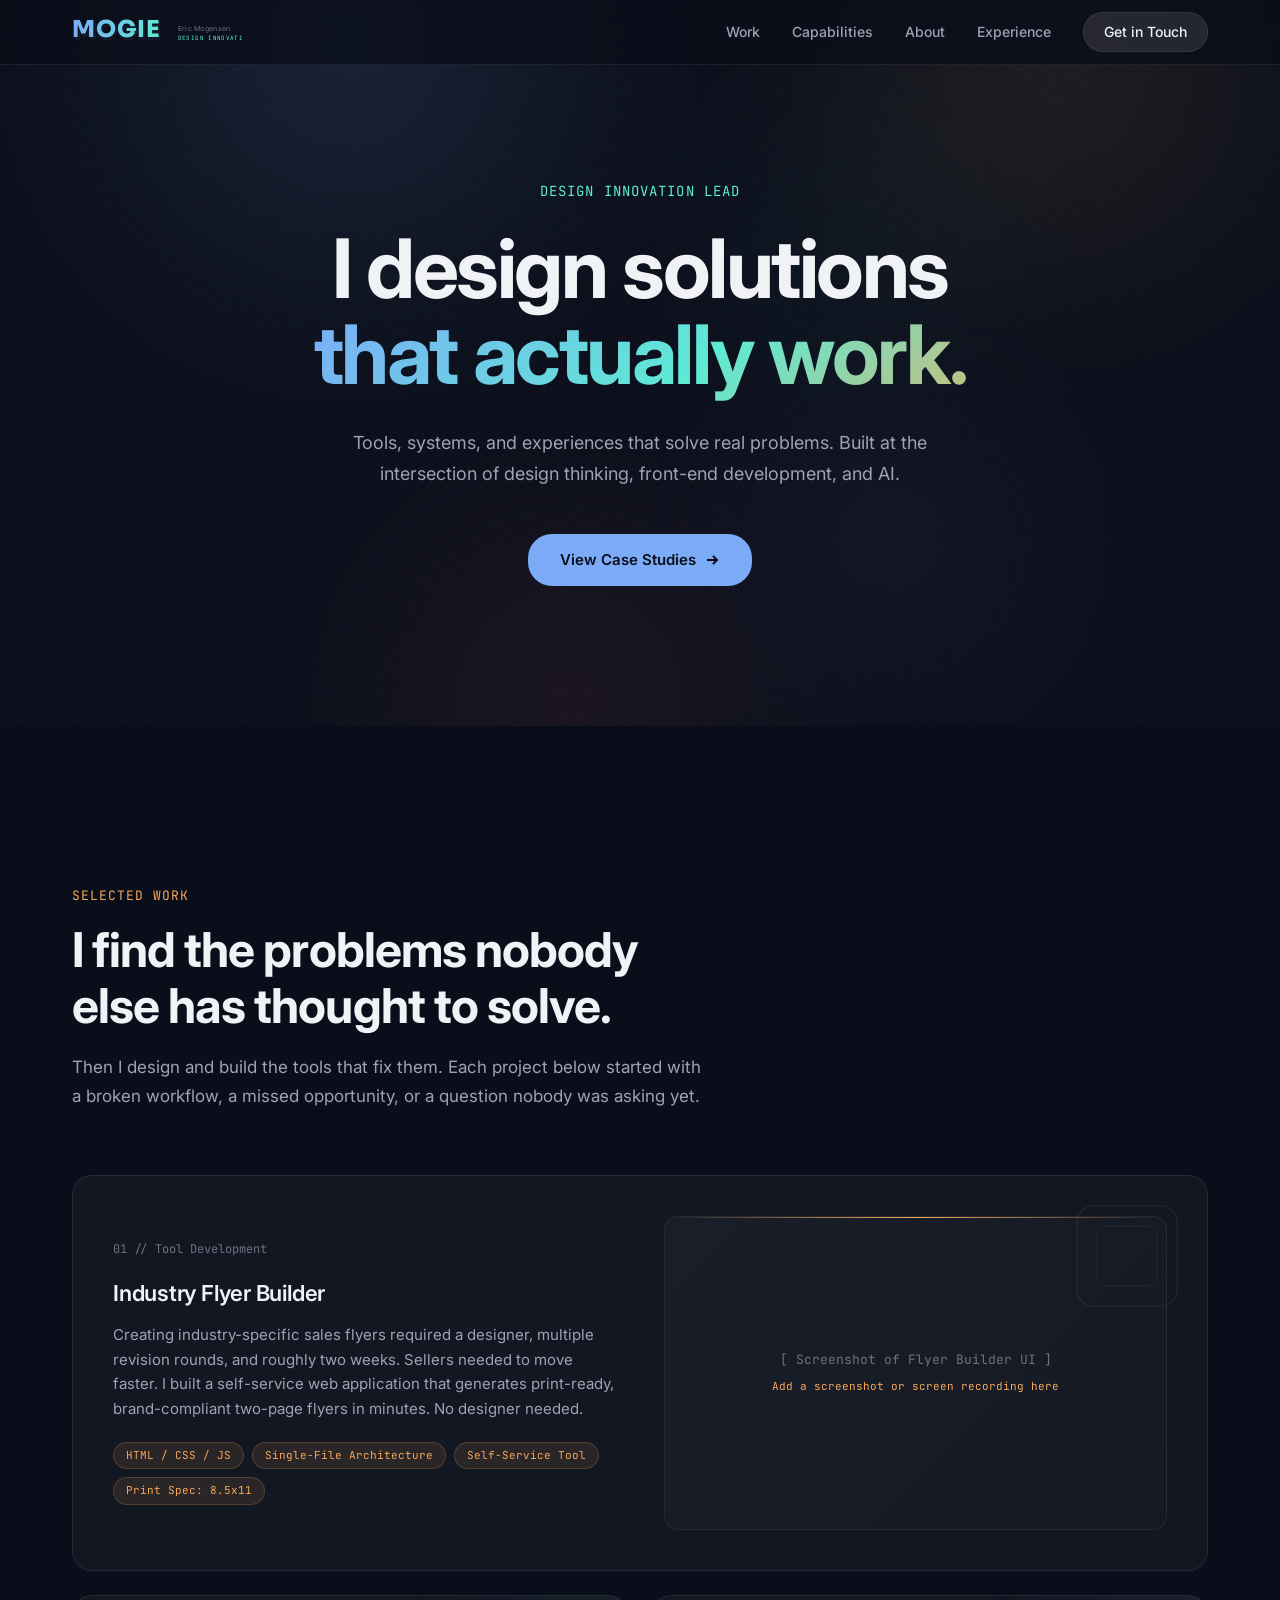
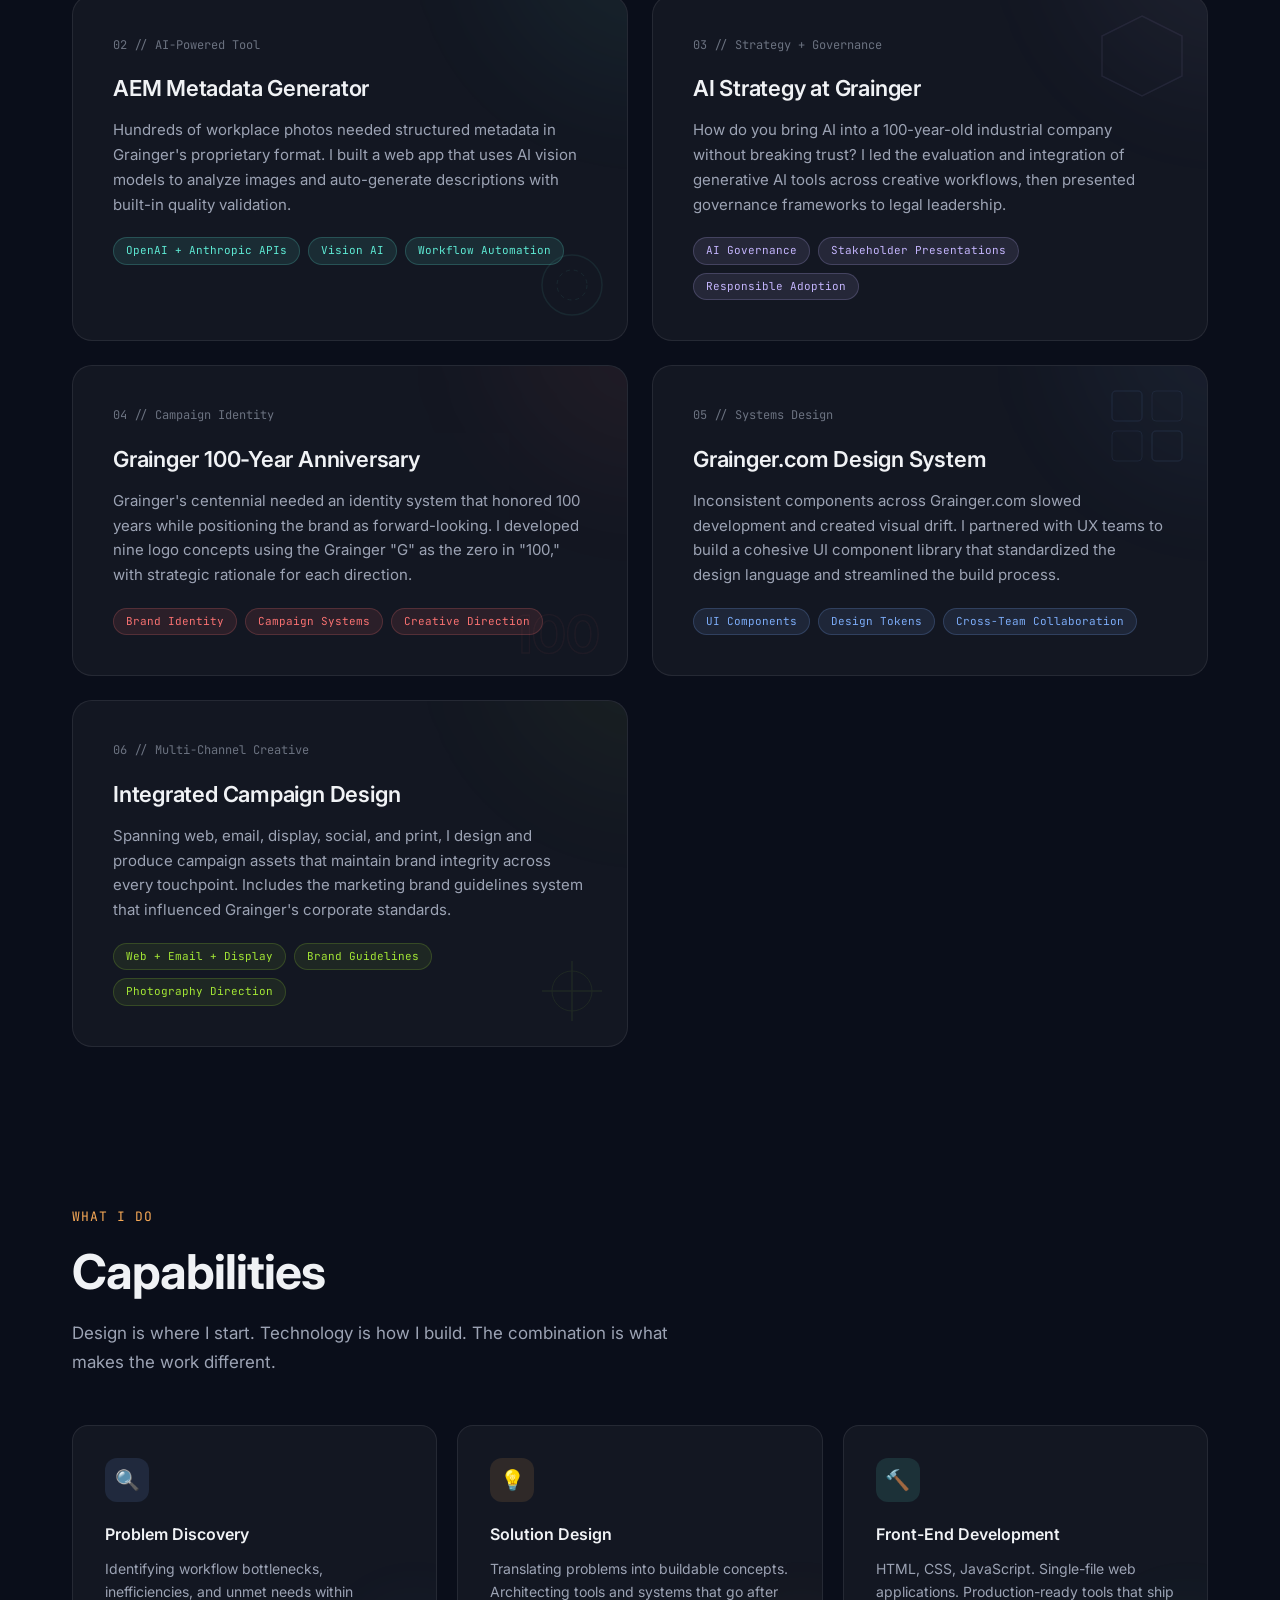
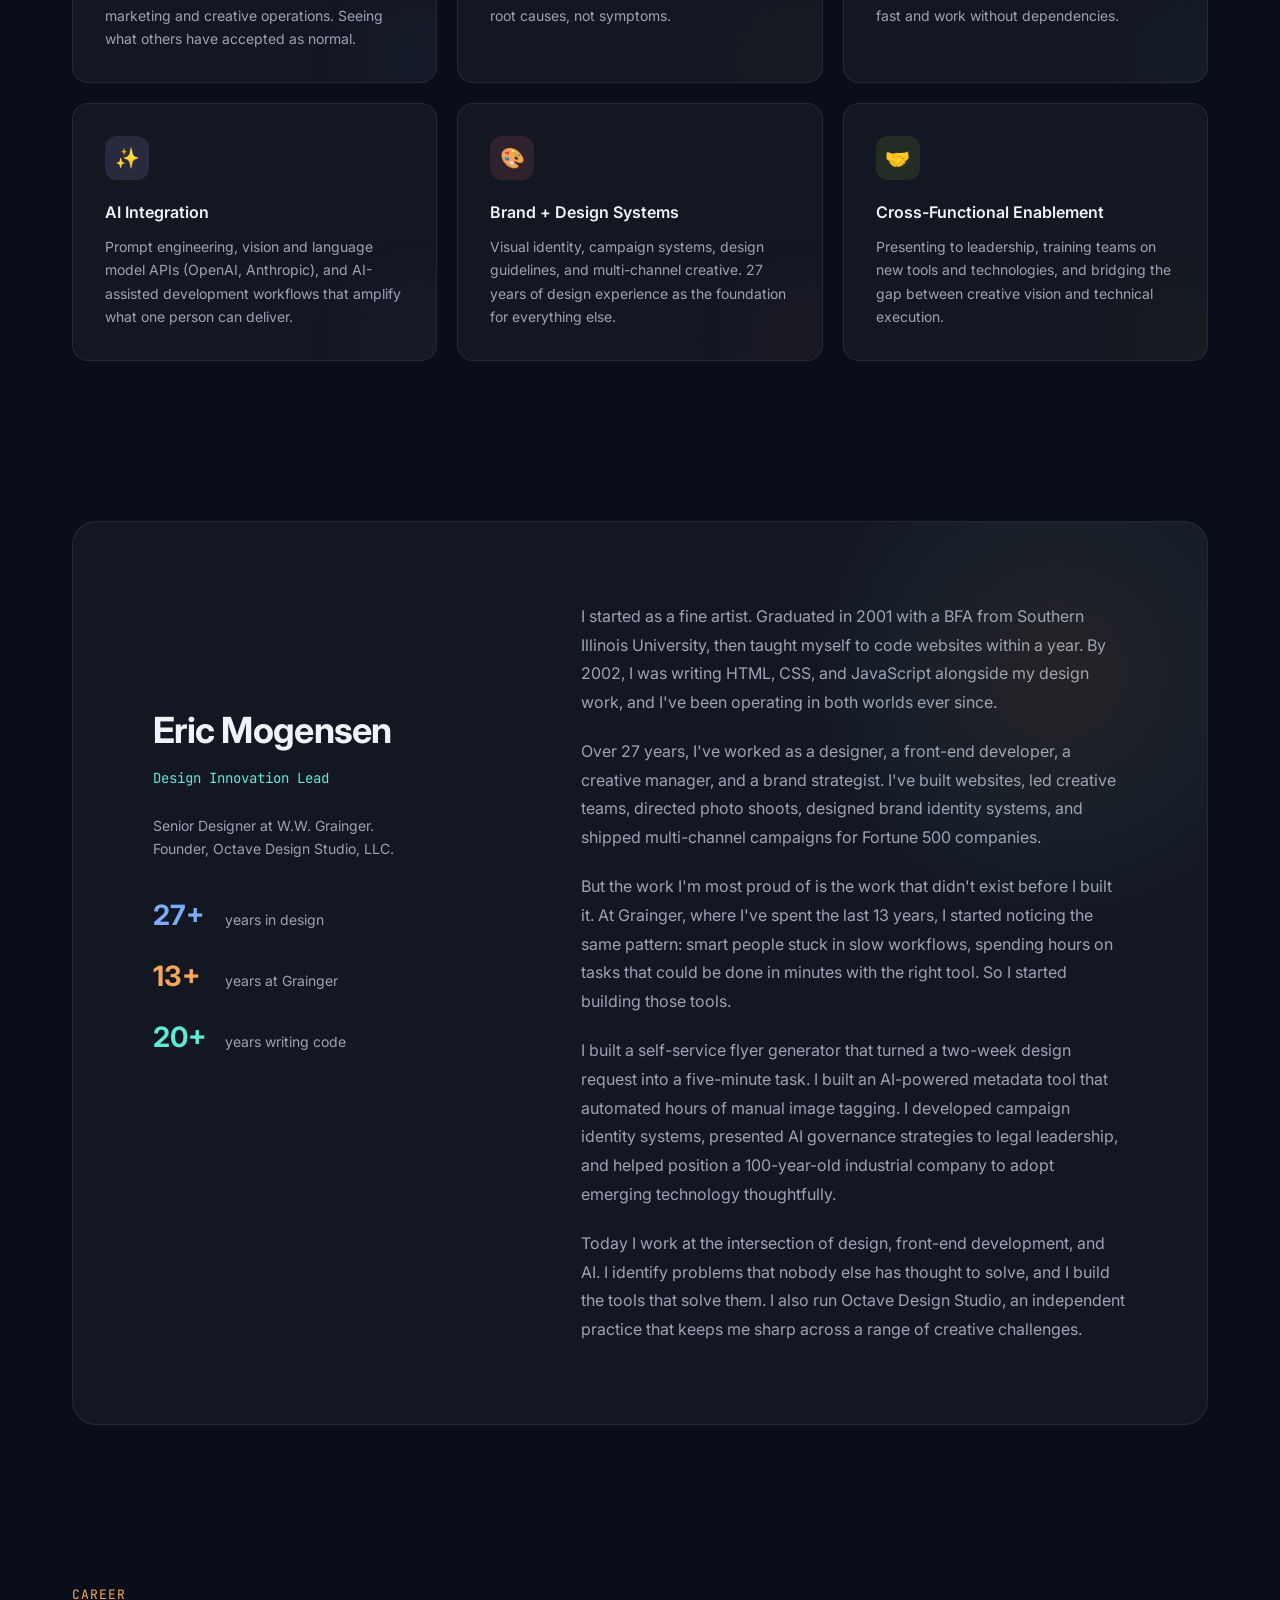
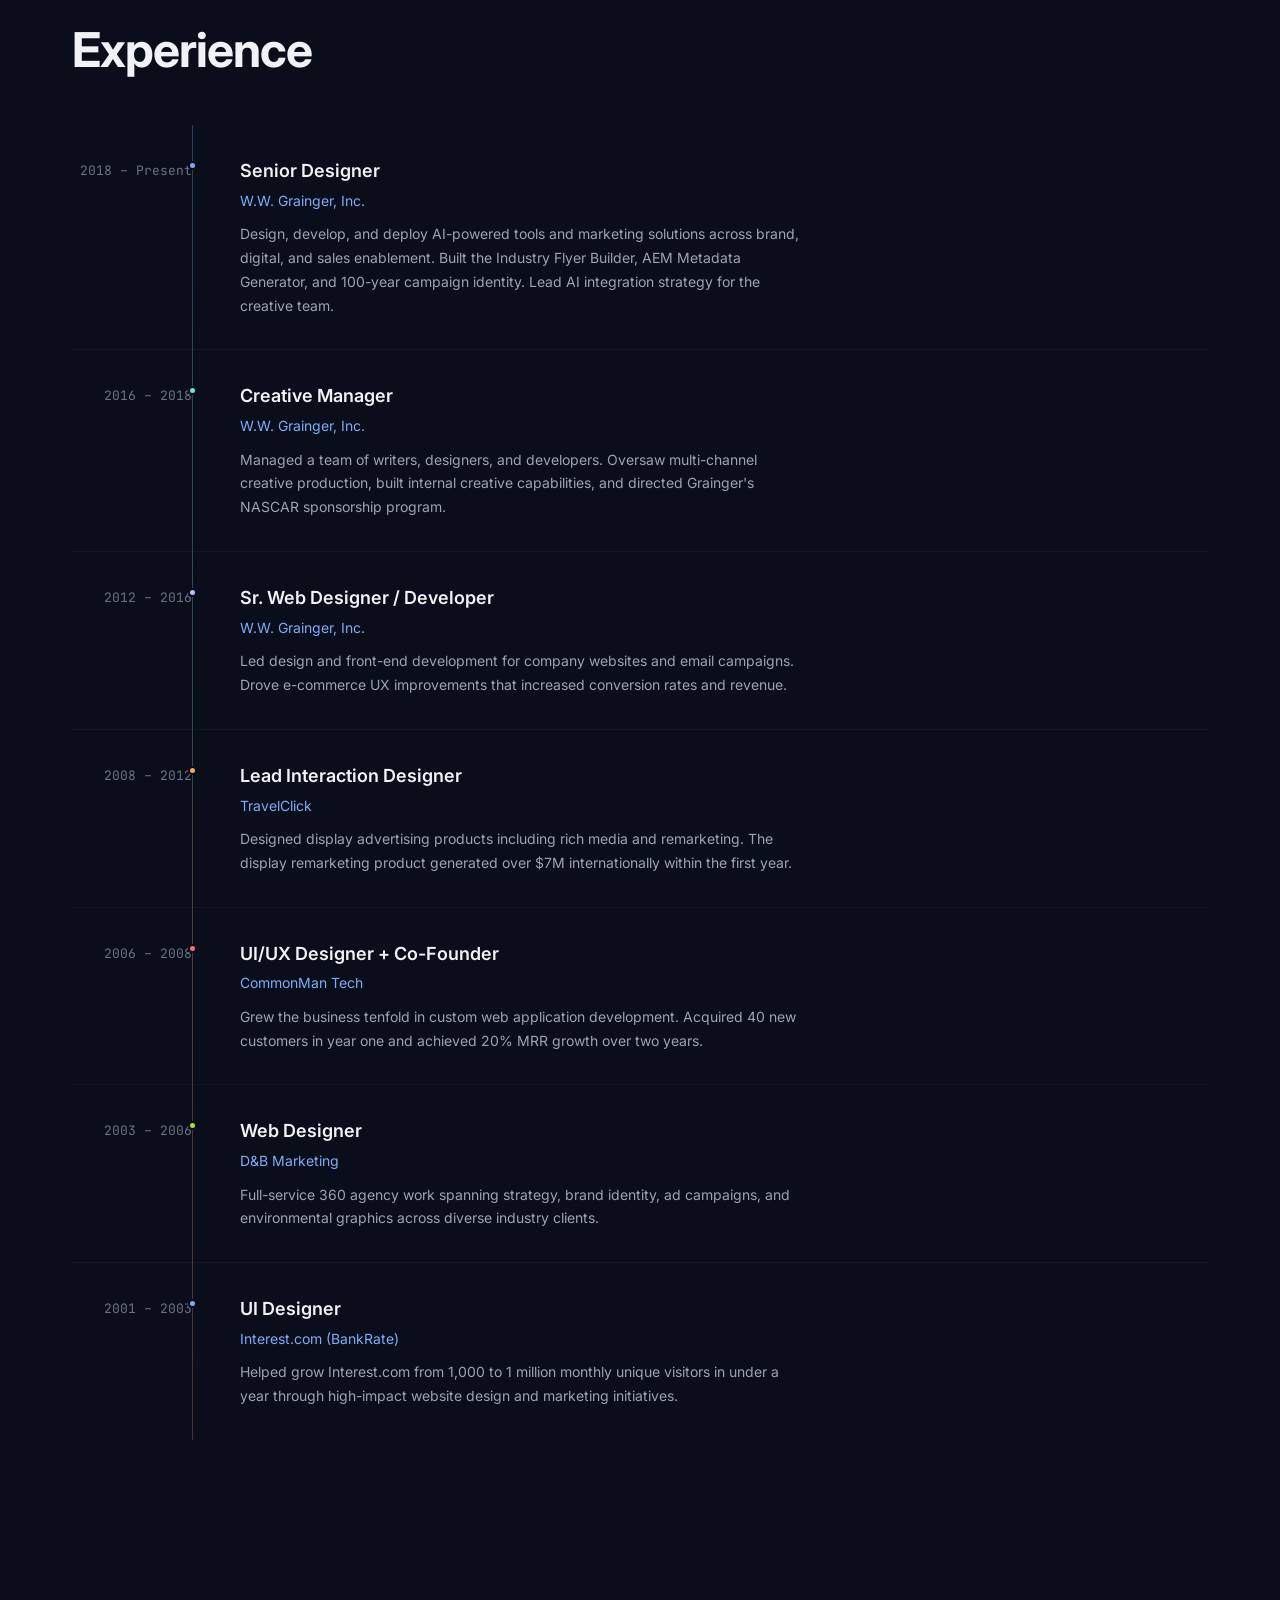
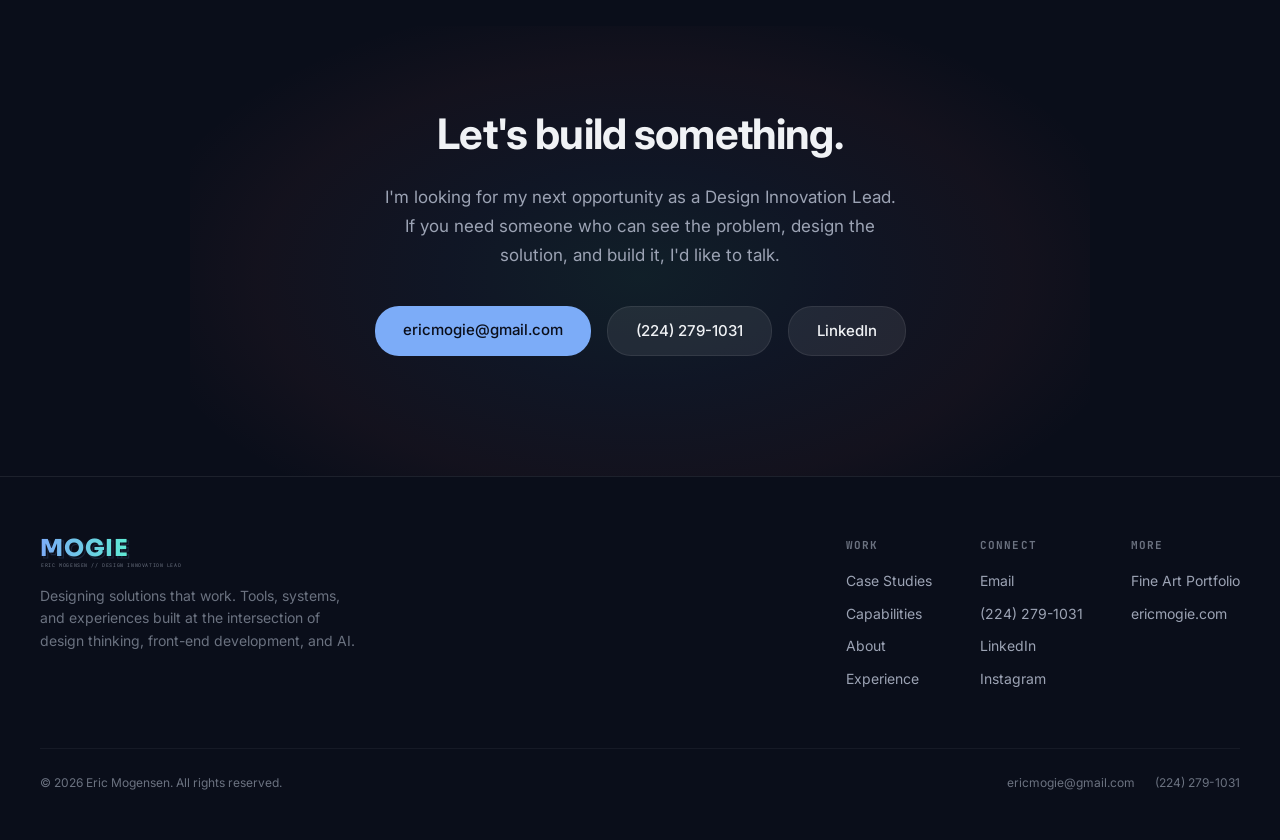
<file: ericmogie-portfolio-v3.html>
<!DOCTYPE html>
<html lang="en">
<head>
<meta charset="UTF-8">
<meta name="viewport" content="width=device-width, initial-scale=1.0">
<title>Eric Mogensen | Design Innovation Lead</title>
<link rel="preconnect" href="https://fonts.googleapis.com">
<link rel="preconnect" href="https://fonts.gstatic.com" crossorigin>
<link href="https://fonts.googleapis.com/css2?family=JetBrains+Mono:wght@400;500&family=Inter:wght@300;400;500;600;700&family=Sora:wght@300;400;600;700;800&display=swap" rel="stylesheet">
<style>
:root {
  --bg-primary: #0a0e1a;
  --bg-secondary: #111827;
  --bg-card: rgba(255,255,255,0.04);
  --bg-card-hover: rgba(255,255,255,0.07);
  --border-card: rgba(255,255,255,0.08);
  --border-card-hover: rgba(255,255,255,0.18);
  --text-primary: #f0f2f5;
  --text-secondary: #9ca3b4;
  --text-muted: #6b7280;
  --accent-blue: #7cacf8;
  --accent-orange: #f6a856;
  --accent-coral: #f87171;
  --accent-teal: #5eead4;
  --accent-purple: #c4b5fd;
  --accent-lime: #a3e635;
  --font-display: 'Inter', -apple-system, sans-serif;
  --font-body: 'Inter', -apple-system, sans-serif;
  --font-mono: 'JetBrains Mono', 'Fira Code', monospace;
  --max-width: 1200px;
  --section-gap: 160px;
}

*, *::before, *::after { margin: 0; padding: 0; box-sizing: border-box; }
html { scroll-behavior: smooth; }
body {
  font-family: var(--font-body);
  background: var(--bg-primary);
  color: var(--text-primary);
  line-height: 1.6;
  overflow-x: hidden;
  -webkit-font-smoothing: antialiased;
}
a { color: var(--accent-blue); text-decoration: none; transition: color 0.2s; }
a:hover { color: #a8cbff; }

/* ============ NAV ============ */
nav {
  position: fixed; top: 0; left: 0; right: 0; z-index: 100;
  background: rgba(10,14,26,0.8);
  backdrop-filter: blur(20px);
  -webkit-backdrop-filter: blur(20px);
  border-bottom: 1px solid var(--border-card);
}
.nav-inner {
  max-width: var(--max-width); margin: 0 auto; padding: 0 32px;
  height: 64px; display: flex; align-items: center; justify-content: space-between;
}
.nav-logo {
  display: flex; align-items: center; height: 100%;
}
.nav-logo svg { height: 28px; width: auto; }
.nav-logo-text { display: none; }
.nav-links { display: flex; gap: 32px; align-items: center; }
.nav-links a { font-size: 14px; font-weight: 500; color: var(--text-secondary); transition: color 0.2s; }
.nav-links a:hover { color: var(--text-primary); }
.nav-cta {
  background: rgba(255,255,255,0.1) !important; color: var(--text-primary) !important;
  padding: 8px 20px; border-radius: 20px; font-size: 14px !important;
  border: 1px solid var(--border-card); transition: all 0.2s !important;
}
.nav-cta:hover { background: rgba(255,255,255,0.15) !important; border-color: var(--border-card-hover) !important; }

/* ============ HERO ============ */
.hero {
  position: relative; padding: 180px 32px 140px;
  text-align: center; overflow: hidden;
}

/* Animated mesh gradient background */
.hero-bg {
  position: absolute; inset: -100px; z-index: 0; pointer-events: none;
  overflow: hidden;
}
.hero-bg .orb {
  position: absolute; border-radius: 50%; filter: blur(100px); opacity: 0.5;
  animation: orbFloat 12s ease-in-out infinite;
}
.hero-bg .orb-1 {
  width: 600px; height: 600px; top: -150px; left: 10%;
  background: radial-gradient(circle, rgba(124,172,248,0.35) 0%, transparent 70%);
  animation-duration: 14s;
}
.hero-bg .orb-2 {
  width: 500px; height: 500px; top: -80px; right: 5%;
  background: radial-gradient(circle, rgba(246,168,86,0.3) 0%, transparent 70%);
  animation-duration: 10s; animation-delay: -3s;
}
.hero-bg .orb-3 {
  width: 450px; height: 450px; bottom: -100px; left: 30%;
  background: radial-gradient(circle, rgba(248,113,113,0.25) 0%, transparent 70%);
  animation-duration: 16s; animation-delay: -7s;
}
.hero-bg .orb-4 {
  width: 350px; height: 350px; top: 50%; left: 55%;
  background: radial-gradient(circle, rgba(196,181,253,0.2) 0%, transparent 70%);
  animation-duration: 11s; animation-delay: -5s;
}
.hero-bg .orb-5 {
  width: 300px; height: 300px; top: 20%; right: 25%;
  background: radial-gradient(circle, rgba(94,234,212,0.2) 0%, transparent 70%);
  animation-duration: 13s; animation-delay: -2s;
}
/* Grain overlay */
.hero-bg::after {
  content: ''; position: absolute; inset: 0;
  background: url("data:image/svg+xml,%3Csvg viewBox='0 0 256 256' xmlns='http://www.w3.org/2000/svg'%3E%3Cfilter id='n'%3E%3CfeTurbulence type='fractalNoise' baseFrequency='0.9' numOctaves='4' stitchTiles='stitch'/%3E%3C/filter%3E%3Crect width='100%25' height='100%25' filter='url(%23n)' opacity='0.04'/%3E%3C/svg%3E");
  opacity: 0.6;
}

@keyframes orbFloat {
  0%, 100% { transform: translate(0, 0) scale(1); }
  25% { transform: translate(30px, -20px) scale(1.05); }
  50% { transform: translate(-20px, 15px) scale(0.95); }
  75% { transform: translate(15px, 25px) scale(1.02); }
}

.hero > *:not(.hero-bg) { position: relative; z-index: 1; }

.hero-label {
  font-family: var(--font-mono); font-size: 14px; color: var(--accent-teal);
  letter-spacing: 0.08em; text-transform: uppercase; margin-bottom: 24px;
  opacity: 0; animation: fadeUp 0.6s 0.2s forwards;
}
.hero h1 {
  font-family: var(--font-display); font-size: clamp(48px, 7vw, 82px);
  font-weight: 700; line-height: 1.05; letter-spacing: -0.03em; margin-bottom: 28px;
  opacity: 0; animation: fadeUp 0.6s 0.4s forwards;
}
.hero h1 .gradient-text {
  background: linear-gradient(135deg, #7cacf8 0%, #5eead4 30%, #f6a856 60%, #f87171 100%);
  background-size: 200% 200%;
  -webkit-background-clip: text; -webkit-text-fill-color: transparent; background-clip: text;
  animation: gradientShift 8s ease-in-out infinite;
}
@keyframes gradientShift {
  0%, 100% { background-position: 0% 50%; }
  50% { background-position: 100% 50%; }
}
.hero-sub {
  font-size: 18px; color: var(--text-secondary); max-width: 620px;
  margin: 0 auto 44px; line-height: 1.75;
  opacity: 0; animation: fadeUp 0.6s 0.6s forwards;
}
.hero-cta {
  display: inline-flex; align-items: center; gap: 8px;
  padding: 14px 32px; background: var(--accent-blue); color: #0a0e1a;
  font-weight: 600; font-size: 15px; border-radius: 24px; transition: all 0.3s;
  opacity: 0; animation: fadeUp 0.6s 0.8s forwards;
}
.hero-cta:hover {
  background: #a8cbff; color: #0a0e1a; transform: translateY(-1px);
  box-shadow: 0 8px 30px rgba(124,172,248,0.3);
}
.hero-cta svg { width: 16px; height: 16px; }

/* ============ SECTIONS ============ */
.section { max-width: var(--max-width); margin: 0 auto; padding: 0 32px; }
.section-gap { margin-top: var(--section-gap); }
.section-label {
  font-family: var(--font-mono); font-size: 13px; color: var(--accent-orange);
  letter-spacing: 0.08em; text-transform: uppercase; margin-bottom: 16px;
}
.section-heading {
  font-family: var(--font-display); font-size: clamp(32px, 4vw, 48px);
  font-weight: 700; letter-spacing: -0.02em; line-height: 1.15; margin-bottom: 20px;
}
.section-body {
  font-size: 17px; color: var(--text-secondary); max-width: 640px; line-height: 1.7;
}

/* ============ CASE STUDY CARDS ============ */
.cases-grid {
  display: grid; grid-template-columns: repeat(2, 1fr); gap: 24px; margin-top: 64px;
}

.case-card {
  position: relative; border: 1px solid var(--border-card); border-radius: 20px;
  padding: 40px; transition: all 0.4s; overflow: hidden; cursor: pointer;
  background: var(--bg-card);
}
/* Inner gradient glow per card */
.case-card::before {
  content: ''; position: absolute; top: -60%; right: -30%;
  width: 300px; height: 300px; border-radius: 50%;
  background: var(--card-glow, rgba(124,172,248,0.06));
  filter: blur(60px); transition: opacity 0.4s; opacity: 0.5;
  pointer-events: none;
}
.case-card:hover::before { opacity: 1; }
/* Top accent bar */
.case-card::after {
  content: ''; position: absolute; top: 0; left: 0; right: 0; height: 3px;
  background: var(--card-accent, var(--accent-blue));
  opacity: 0; transition: opacity 0.35s;
}
.case-card:hover::after { opacity: 1; }
.case-card:hover {
  border-color: var(--border-card-hover); transform: translateY(-3px);
  box-shadow: 0 20px 60px rgba(0,0,0,0.3);
}

/* Decorative geometric shapes inside cards */
.case-deco {
  position: absolute; pointer-events: none; opacity: 0.08; transition: opacity 0.4s;
}
.case-card:hover .case-deco { opacity: 0.15; }

.case-number {
  font-family: var(--font-mono); font-size: 12px; color: var(--text-muted);
  margin-bottom: 16px; position: relative; z-index: 1;
}
.case-title {
  font-family: var(--font-display); font-size: 22px; font-weight: 600;
  letter-spacing: -0.01em; margin-bottom: 12px; color: var(--text-primary);
  position: relative; z-index: 1;
}
.case-problem {
  font-size: 15px; color: var(--text-secondary); line-height: 1.65;
  margin-bottom: 20px; position: relative; z-index: 1;
}
.case-tags { display: flex; flex-wrap: wrap; gap: 8px; position: relative; z-index: 1; }
.case-tag {
  font-family: var(--font-mono); font-size: 11px; padding: 4px 12px;
  border-radius: 100px; transition: all 0.3s;
}

/* Card-specific color themes */
.card-orange { --card-accent: #f6a856; --card-glow: rgba(246,168,86,0.1); }
.card-orange .case-tag { color: #f6a856; background: rgba(246,168,86,0.1); border: 1px solid rgba(246,168,86,0.2); }

.card-teal { --card-accent: #5eead4; --card-glow: rgba(94,234,212,0.1); }
.card-teal .case-tag { color: #5eead4; background: rgba(94,234,212,0.1); border: 1px solid rgba(94,234,212,0.2); }

.card-purple { --card-accent: #c4b5fd; --card-glow: rgba(196,181,253,0.1); }
.card-purple .case-tag { color: #c4b5fd; background: rgba(196,181,253,0.1); border: 1px solid rgba(196,181,253,0.2); }

.card-coral { --card-accent: #f87171; --card-glow: rgba(248,113,113,0.1); }
.card-coral .case-tag { color: #f87171; background: rgba(248,113,113,0.1); border: 1px solid rgba(248,113,113,0.2); }

.card-blue { --card-accent: #7cacf8; --card-glow: rgba(124,172,248,0.1); }
.card-blue .case-tag { color: #7cacf8; background: rgba(124,172,248,0.1); border: 1px solid rgba(124,172,248,0.2); }

.card-lime { --card-accent: #a3e635; --card-glow: rgba(163,230,53,0.08); }
.card-lime .case-tag { color: #a3e635; background: rgba(163,230,53,0.08); border: 1px solid rgba(163,230,53,0.18); }

/* Featured card */
.case-card.featured {
  grid-column: 1 / -1; display: grid; grid-template-columns: 1fr 1fr;
  gap: 48px; align-items: center;
}
.case-visual {
  background: linear-gradient(135deg, rgba(255,255,255,0.03) 0%, rgba(255,255,255,0.01) 100%);
  border-radius: 14px; aspect-ratio: 16/10; display: flex;
  align-items: center; justify-content: center;
  border: 1px solid rgba(255,255,255,0.06); overflow: hidden; position: relative;
}
/* Animated scan line in visual placeholder */
.case-visual::after {
  content: ''; position: absolute; top: 0; left: 0; right: 0; height: 1px;
  background: linear-gradient(90deg, transparent, var(--card-accent, var(--accent-orange)), transparent);
  animation: scanLine 4s ease-in-out infinite;
}
@keyframes scanLine {
  0%, 100% { top: 0; opacity: 0; }
  10% { opacity: 0.6; }
  90% { opacity: 0.6; }
  100% { top: 100%; opacity: 0; }
}
.case-visual-placeholder {
  font-family: var(--font-mono); font-size: 13px; color: var(--text-muted);
  text-align: center; padding: 20px; line-height: 1.6;
}
.case-visual-placeholder em {
  display: block; margin-top: 8px; font-size: 11px;
  color: var(--accent-orange); font-style: normal;
}

/* ============ CAPABILITIES ============ */
.cap-grid {
  display: grid; grid-template-columns: repeat(3, 1fr); gap: 20px; margin-top: 48px;
}
.cap-card {
  background: var(--bg-card); border: 1px solid var(--border-card);
  border-radius: 16px; padding: 32px; transition: all 0.35s;
  position: relative; overflow: hidden;
}
.cap-card::before {
  content: ''; position: absolute; bottom: -40px; right: -40px;
  width: 120px; height: 120px; border-radius: 50%;
  background: var(--cap-glow, rgba(124,172,248,0.06));
  filter: blur(40px); transition: opacity 0.4s; opacity: 0.4;
}
.cap-card:hover {
  background: var(--bg-card-hover); border-color: var(--border-card-hover);
  transform: translateY(-2px); box-shadow: 0 12px 40px rgba(0,0,0,0.2);
}
.cap-card:hover::before { opacity: 0.8; }
.cap-icon {
  width: 44px; height: 44px; border-radius: 12px;
  display: flex; align-items: center; justify-content: center;
  margin-bottom: 20px; font-size: 20px;
}
.cap-title { font-family: var(--font-display); font-size: 16px; font-weight: 600; margin-bottom: 10px; }
.cap-desc { font-size: 14px; color: var(--text-secondary); line-height: 1.65; }

/* ============ ABOUT ============ */
.about-section {
  max-width: var(--max-width); margin: var(--section-gap) auto 0; padding: 0 32px;
}
.about-card {
  background: var(--bg-card); border: 1px solid var(--border-card);
  border-radius: 24px; padding: 80px; position: relative; overflow: hidden;
}
.about-card::before {
  content: ''; position: absolute; top: -100px; right: -100px;
  width: 500px; height: 500px;
  background: radial-gradient(circle, rgba(246,168,86,0.08) 0%, rgba(94,234,212,0.04) 50%, transparent 70%);
  pointer-events: none; animation: orbFloat 20s ease-in-out infinite;
}
.about-columns { display: grid; grid-template-columns: 1fr 1.5fr; gap: 64px; align-items: start; }
.about-meta { position: sticky; top: 100px; }
.about-meta h2 {
  font-family: var(--font-display); font-size: 36px; font-weight: 700;
  letter-spacing: -0.02em; margin-bottom: 8px;
}
.about-meta .role { font-family: var(--font-mono); font-size: 14px; color: var(--accent-teal); margin-bottom: 24px; }
.about-stats { display: flex; flex-direction: column; gap: 16px; margin-top: 32px; }
.about-stat { display: flex; gap: 12px; align-items: baseline; }
.about-stat .num {
  font-family: var(--font-display); font-size: 28px; font-weight: 700;
  color: var(--text-primary); min-width: 60px;
}
.about-stat .num.blue { color: var(--accent-blue); }
.about-stat .num.orange { color: var(--accent-orange); }
.about-stat .num.teal { color: var(--accent-teal); }
.about-stat .label { font-size: 14px; color: var(--text-secondary); }
.about-prose p { font-size: 16px; color: var(--text-secondary); line-height: 1.8; margin-bottom: 20px; }
.about-prose p:last-child { margin-bottom: 0; }

/* ============ EXPERIENCE ============ */
.exp-timeline { margin-top: 48px; position: relative; }
.exp-timeline::before {
  content: ''; position: absolute; left: 120px; top: 0; bottom: 0; width: 1px;
  background: linear-gradient(to bottom, var(--accent-blue), var(--accent-teal), var(--accent-orange), var(--accent-coral));
  opacity: 0.3;
}
.exp-item {
  display: grid; grid-template-columns: 120px 1fr; gap: 48px;
  padding: 32px 0; position: relative;
}
.exp-item + .exp-item { border-top: 1px solid rgba(255,255,255,0.04); }
.exp-year {
  font-family: var(--font-mono); font-size: 13px; color: var(--text-muted);
  text-align: right; padding-top: 4px;
}
.exp-dot {
  position: absolute; left: 116px; top: 36px; width: 9px; height: 9px;
  border-radius: 50%; border: 2px solid var(--bg-primary);
}
.exp-dot.d1 { background: var(--accent-blue); }
.exp-dot.d2 { background: var(--accent-teal); }
.exp-dot.d3 { background: var(--accent-purple); }
.exp-dot.d4 { background: var(--accent-orange); }
.exp-dot.d5 { background: var(--accent-coral); }
.exp-dot.d6 { background: var(--accent-lime); }
.exp-dot.d7 { background: var(--accent-blue); }
.exp-content h3 { font-family: var(--font-display); font-size: 18px; font-weight: 600; margin-bottom: 4px; }
.exp-company { font-size: 14px; color: var(--accent-blue); margin-bottom: 10px; }
.exp-desc { font-size: 14px; color: var(--text-secondary); line-height: 1.7; max-width: 560px; }

/* ============ CTA SECTION ============ */
.cta-section {
  margin-top: var(--section-gap); text-align: center;
  padding: 100px 32px 120px; position: relative; overflow: hidden;
}
.cta-section::before {
  content: ''; position: absolute; bottom: -50px; left: 50%; transform: translateX(-50%);
  width: 900px; height: 500px;
  background: radial-gradient(ellipse, rgba(94,234,212,0.08) 0%, rgba(124,172,248,0.05) 30%, rgba(248,113,113,0.04) 60%, transparent 80%);
  pointer-events: none; animation: orbFloat 18s ease-in-out infinite;
}
.cta-heading {
  font-family: var(--font-display); font-size: clamp(28px, 4vw, 42px);
  font-weight: 700; letter-spacing: -0.02em; margin-bottom: 16px;
}
.cta-body {
  font-size: 17px; color: var(--text-secondary); max-width: 520px;
  margin: 0 auto 36px; line-height: 1.7;
}
.cta-links { display: flex; justify-content: center; gap: 16px; flex-wrap: wrap; }
.cta-links a {
  padding: 12px 28px; border-radius: 24px; font-size: 15px; font-weight: 500; transition: all 0.3s;
}
.cta-links .primary { background: var(--accent-blue); color: #0a0e1a; }
.cta-links .primary:hover { background: #a8cbff; box-shadow: 0 8px 30px rgba(124,172,248,0.3); }
.cta-links .secondary {
  background: rgba(255,255,255,0.08); color: var(--text-primary); border: 1px solid var(--border-card);
}
.cta-links .secondary:hover { background: rgba(255,255,255,0.12); border-color: var(--border-card-hover); }

/* ============ FOOTER ============ */
footer { border-top: 1px solid var(--border-card); padding: 60px 32px 48px; }
.footer-inner {
  max-width: var(--max-width); margin: 0 auto;
}
.footer-top {
  display: flex; justify-content: space-between; align-items: flex-start;
  margin-bottom: 48px; gap: 40px;
}
.footer-brand svg { height: 32px; width: auto; margin-bottom: 16px; display: block; }
.footer-tagline {
  font-size: 14px; color: var(--text-muted); line-height: 1.6; max-width: 320px;
}
.footer-nav { display: flex; gap: 48px; }
.footer-nav-col h4 {
  font-family: var(--font-mono); font-size: 11px; color: var(--text-muted);
  letter-spacing: 0.1em; text-transform: uppercase; margin-bottom: 16px;
}
.footer-nav-col a {
  display: block; font-size: 14px; color: var(--text-secondary);
  margin-bottom: 10px; transition: color 0.2s;
}
.footer-nav-col a:hover { color: var(--text-primary); }
.footer-bottom {
  border-top: 1px solid rgba(255,255,255,0.05); padding-top: 24px;
  display: flex; justify-content: space-between; align-items: center;
}
.footer-copy { font-size: 12px; color: var(--text-muted); }
.footer-bottom-links { display: flex; gap: 20px; }
.footer-bottom-links a { font-size: 12px; color: var(--text-muted); transition: color 0.2s; }
.footer-bottom-links a:hover { color: var(--text-secondary); }

/* ============ ANIMATIONS ============ */
@keyframes fadeUp {
  from { opacity: 0; transform: translateY(20px); }
  to { opacity: 1; transform: translateY(0); }
}
.reveal {
  opacity: 0; transform: translateY(30px);
  transition: opacity 0.7s ease, transform 0.7s ease;
}
.reveal.visible { opacity: 1; transform: translateY(0); }

/* Stagger children */
.cases-grid .reveal:nth-child(2) { transition-delay: 0.1s; }
.cases-grid .reveal:nth-child(3) { transition-delay: 0.2s; }
.cases-grid .reveal:nth-child(4) { transition-delay: 0.3s; }
.cases-grid .reveal:nth-child(5) { transition-delay: 0.35s; }
.cases-grid .reveal:nth-child(6) { transition-delay: 0.4s; }

.cap-grid .reveal:nth-child(2) { transition-delay: 0.08s; }
.cap-grid .reveal:nth-child(3) { transition-delay: 0.16s; }
.cap-grid .reveal:nth-child(4) { transition-delay: 0.24s; }
.cap-grid .reveal:nth-child(5) { transition-delay: 0.32s; }
.cap-grid .reveal:nth-child(6) { transition-delay: 0.4s; }

/* ============ RESPONSIVE ============ */
@media (max-width: 900px) {
  .cases-grid { grid-template-columns: 1fr; }
  .case-card.featured { grid-template-columns: 1fr; }
  .cap-grid { grid-template-columns: 1fr; }
  .about-columns { grid-template-columns: 1fr; }
  .about-card { padding: 40px; }
  .exp-timeline::before { display: none; }
  .exp-item { grid-template-columns: 1fr; gap: 4px; }
  .exp-year { text-align: left; }
  .exp-dot { display: none; }
  .nav-links { gap: 20px; }
  :root { --section-gap: 100px; }
  .footer-top { flex-direction: column; }
  .footer-nav { gap: 32px; }
  .footer-bottom { flex-direction: column; gap: 12px; align-items: flex-start; }
}
@media (max-width: 600px) {
  .hero { padding: 140px 20px 80px; }
  .section { padding: 0 20px; }
  .nav-inner { padding: 0 20px; }
  .nav-links a:not(.nav-cta) { display: none; }
}
</style>
</head>
<body>

<!-- NAV -->
<nav>
  <div class="nav-inner">
    <a href="#" class="nav-logo">
      <svg viewBox="0 0 220 36" fill="none" xmlns="http://www.w3.org/2000/svg">
        <defs>
          <linearGradient id="navGrad1" x1="0%" y1="0%" x2="100%" y2="0%">
            <stop offset="0%" stop-color="#7cacf8"/>
            <stop offset="100%" stop-color="#5eead4"/>
          </linearGradient>
          <linearGradient id="navGrad2" x1="0%" y1="0%" x2="100%" y2="0%">
            <stop offset="0%" stop-color="#f6a856"/>
            <stop offset="100%" stop-color="#f87171"/>
          </linearGradient>
        </defs>
        <!-- Shadow layer -->
        <text x="2" y="27" font-family="Sora, Inter, sans-serif" font-weight="800" font-size="30" fill="none" stroke="rgba(124,172,248,0.12)" stroke-width="1.5" letter-spacing="0.04em">MOGIE</text>
        <!-- Mid layer -->
        <text x="1" y="26" font-family="Sora, Inter, sans-serif" font-weight="800" font-size="30" fill="none" stroke="url(#navGrad2)" stroke-width="0.8" letter-spacing="0.04em" opacity="0.35"/>
        <!-- Front layer -->
        <text x="0" y="25" font-family="Sora, Inter, sans-serif" font-weight="800" font-size="30" fill="url(#navGrad1)" letter-spacing="0.04em">MOGIE</text>
        <!-- Subtitle -->
        <text x="136" y="17" font-family="Inter, sans-serif" font-weight="400" font-size="9" fill="#6b7280" letter-spacing="0.04em">Eric Mogensen</text>
        <text x="136" y="28" font-family="'JetBrains Mono', monospace" font-weight="400" font-size="7.5" fill="#5eead4" letter-spacing="0.06em">DESIGN INNOVATION LEAD</text>
      </svg>
    </a>
    <div class="nav-links">
      <a href="#work">Work</a>
      <a href="#capabilities">Capabilities</a>
      <a href="#about">About</a>
      <a href="#experience">Experience</a>
      <a href="mailto:ericmogie@gmail.com" class="nav-cta">Get in Touch</a>
    </div>
  </div>
</nav>

<!-- HERO -->
<section class="hero">
  <div class="hero-bg">
    <div class="orb orb-1"></div>
    <div class="orb orb-2"></div>
    <div class="orb orb-3"></div>
    <div class="orb orb-4"></div>
    <div class="orb orb-5"></div>
  </div>
  <div class="hero-label">Design Innovation Lead</div>
  <h1>I design solutions<br><span class="gradient-text">that actually work.</span></h1>
  <p class="hero-sub">Tools, systems, and experiences that solve real problems. Built at the intersection of design thinking, front-end development, and AI.</p>
  <a href="#work" class="hero-cta">
    View Case Studies
    <svg viewBox="0 0 16 16" fill="none" stroke="currentColor" stroke-width="2"><path d="M3 8h10M9 4l4 4-4 4"/></svg>
  </a>
</section>

<!-- CASE STUDIES -->
<section class="section section-gap" id="work">
  <div class="reveal">
    <div class="section-label">Selected Work</div>
    <h2 class="section-heading">I find the problems nobody<br>else has thought to solve.</h2>
    <p class="section-body">Then I design and build the tools that fix them. Each project below started with a broken workflow, a missed opportunity, or a question nobody was asking yet.</p>
  </div>

  <div class="cases-grid">

    <!-- FEATURED: Flyer Builder -->
    <div class="case-card featured card-orange reveal">
      <!-- Decorative shapes -->
      <svg class="case-deco" style="top:20px;right:20px;" width="120" height="120" viewBox="0 0 120 120"><rect x="10" y="10" width="100" height="100" rx="16" fill="none" stroke="#f6a856" stroke-width="1.5"/><rect x="30" y="30" width="60" height="60" rx="10" fill="none" stroke="#f6a856" stroke-width="1"/></svg>
      <div>
        <div class="case-number">01 // Tool Development</div>
        <div class="case-title">Industry Flyer Builder</div>
        <p class="case-problem">Creating industry-specific sales flyers required a designer, multiple revision rounds, and roughly two weeks. Sellers needed to move faster. I built a self-service web application that generates print-ready, brand-compliant two-page flyers in minutes. No designer needed.</p>
        <div class="case-tags">
          <span class="case-tag">HTML / CSS / JS</span>
          <span class="case-tag">Single-File Architecture</span>
          <span class="case-tag">Self-Service Tool</span>
          <span class="case-tag">Print Spec: 8.5x11</span>
        </div>
      </div>
      <div class="case-visual">
        <div class="case-visual-placeholder">
          [ Screenshot of Flyer Builder UI ]<br>
          <em>Add a screenshot or screen recording here</em>
        </div>
      </div>
    </div>

    <!-- AEM Metadata -->
    <div class="case-card card-teal reveal">
      <svg class="case-deco" style="bottom:15px;right:15px;" width="80" height="80" viewBox="0 0 80 80"><circle cx="40" cy="40" r="30" fill="none" stroke="#5eead4" stroke-width="1.5"/><circle cx="40" cy="40" r="15" fill="none" stroke="#5eead4" stroke-width="1" stroke-dasharray="4 4"/></svg>
      <div class="case-number">02 // AI-Powered Tool</div>
      <div class="case-title">AEM Metadata Generator</div>
      <p class="case-problem">Hundreds of workplace photos needed structured metadata in Grainger's proprietary format. I built a web app that uses AI vision models to analyze images and auto-generate descriptions with built-in quality validation.</p>
      <div class="case-tags">
        <span class="case-tag">OpenAI + Anthropic APIs</span>
        <span class="case-tag">Vision AI</span>
        <span class="case-tag">Workflow Automation</span>
      </div>
    </div>

    <!-- AI Strategy -->
    <div class="case-card card-purple reveal">
      <svg class="case-deco" style="top:15px;right:20px;" width="90" height="90" viewBox="0 0 90 90"><polygon points="45,5 85,25 85,65 45,85 5,65 5,25" fill="none" stroke="#c4b5fd" stroke-width="1.5"/></svg>
      <div class="case-number">03 // Strategy + Governance</div>
      <div class="case-title">AI Strategy at Grainger</div>
      <p class="case-problem">How do you bring AI into a 100-year-old industrial company without breaking trust? I led the evaluation and integration of generative AI tools across creative workflows, then presented governance frameworks to legal leadership.</p>
      <div class="case-tags">
        <span class="case-tag">AI Governance</span>
        <span class="case-tag">Stakeholder Presentations</span>
        <span class="case-tag">Responsible Adoption</span>
      </div>
    </div>

    <!-- 100 Year Campaign -->
    <div class="case-card card-coral reveal">
      <svg class="case-deco" style="bottom:10px;right:15px;" width="100" height="60" viewBox="0 0 100 60"><text x="0" y="48" font-family="Inter, sans-serif" font-weight="700" font-size="52" fill="none" stroke="#f87171" stroke-width="1.5" opacity="0.6">100</text></svg>
      <div class="case-number">04 // Campaign Identity</div>
      <div class="case-title">Grainger 100-Year Anniversary</div>
      <p class="case-problem">Grainger's centennial needed an identity system that honored 100 years while positioning the brand as forward-looking. I developed nine logo concepts using the Grainger "G" as the zero in "100," with strategic rationale for each direction.</p>
      <div class="case-tags">
        <span class="case-tag">Brand Identity</span>
        <span class="case-tag">Campaign Systems</span>
        <span class="case-tag">Creative Direction</span>
      </div>
    </div>

    <!-- Design System -->
    <div class="case-card card-blue reveal">
      <svg class="case-deco" style="top:20px;right:20px;" width="80" height="80" viewBox="0 0 80 80"><rect x="5" y="5" width="30" height="30" rx="4" fill="none" stroke="#7cacf8" stroke-width="1.5"/><rect x="45" y="5" width="30" height="30" rx="4" fill="none" stroke="#7cacf8" stroke-width="1"/><rect x="5" y="45" width="30" height="30" rx="4" fill="none" stroke="#7cacf8" stroke-width="1"/><rect x="45" y="45" width="30" height="30" rx="4" fill="none" stroke="#7cacf8" stroke-width="1.5"/></svg>
      <div class="case-number">05 // Systems Design</div>
      <div class="case-title">Grainger.com Design System</div>
      <p class="case-problem">Inconsistent components across Grainger.com slowed development and created visual drift. I partnered with UX teams to build a cohesive UI component library that standardized the design language and streamlined the build process.</p>
      <div class="case-tags">
        <span class="case-tag">UI Components</span>
        <span class="case-tag">Design Tokens</span>
        <span class="case-tag">Cross-Team Collaboration</span>
      </div>
    </div>

    <!-- Multi-channel -->
    <div class="case-card card-lime reveal">
      <svg class="case-deco" style="bottom:15px;right:15px;" width="80" height="80" viewBox="0 0 80 80"><line x1="10" y1="40" x2="70" y2="40" stroke="#a3e635" stroke-width="1.5"/><line x1="40" y1="10" x2="40" y2="70" stroke="#a3e635" stroke-width="1.5"/><circle cx="40" cy="40" r="20" fill="none" stroke="#a3e635" stroke-width="1"/></svg>
      <div class="case-number">06 // Multi-Channel Creative</div>
      <div class="case-title">Integrated Campaign Design</div>
      <p class="case-problem">Spanning web, email, display, social, and print, I design and produce campaign assets that maintain brand integrity across every touchpoint. Includes the marketing brand guidelines system that influenced Grainger's corporate standards.</p>
      <div class="case-tags">
        <span class="case-tag">Web + Email + Display</span>
        <span class="case-tag">Brand Guidelines</span>
        <span class="case-tag">Photography Direction</span>
      </div>
    </div>

  </div>
</section>

<!-- CAPABILITIES -->
<section class="section section-gap" id="capabilities">
  <div class="reveal">
    <div class="section-label">What I Do</div>
    <h2 class="section-heading">Capabilities</h2>
    <p class="section-body">Design is where I start. Technology is how I build. The combination is what makes the work different.</p>
  </div>

  <div class="cap-grid">
    <div class="cap-card reveal" style="--cap-glow: rgba(124,172,248,0.1);">
      <div class="cap-icon" style="background: rgba(124,172,248,0.12); color: var(--accent-blue);">&#x1F50D;</div>
      <div class="cap-title">Problem Discovery</div>
      <div class="cap-desc">Identifying workflow bottlenecks, inefficiencies, and unmet needs within marketing and creative operations. Seeing what others have accepted as normal.</div>
    </div>
    <div class="cap-card reveal" style="--cap-glow: rgba(246,168,86,0.1);">
      <div class="cap-icon" style="background: rgba(246,168,86,0.12); color: var(--accent-orange);">&#x1F4A1;</div>
      <div class="cap-title">Solution Design</div>
      <div class="cap-desc">Translating problems into buildable concepts. Architecting tools and systems that go after root causes, not symptoms.</div>
    </div>
    <div class="cap-card reveal" style="--cap-glow: rgba(94,234,212,0.1);">
      <div class="cap-icon" style="background: rgba(94,234,212,0.12); color: var(--accent-teal);">&#x1F528;</div>
      <div class="cap-title">Front-End Development</div>
      <div class="cap-desc">HTML, CSS, JavaScript. Single-file web applications. Production-ready tools that ship fast and work without dependencies.</div>
    </div>
    <div class="cap-card reveal" style="--cap-glow: rgba(196,181,253,0.1);">
      <div class="cap-icon" style="background: rgba(196,181,253,0.12); color: var(--accent-purple);">&#x2728;</div>
      <div class="cap-title">AI Integration</div>
      <div class="cap-desc">Prompt engineering, vision and language model APIs (OpenAI, Anthropic), and AI-assisted development workflows that amplify what one person can deliver.</div>
    </div>
    <div class="cap-card reveal" style="--cap-glow: rgba(248,113,113,0.1);">
      <div class="cap-icon" style="background: rgba(248,113,113,0.12); color: var(--accent-coral);">&#x1F3A8;</div>
      <div class="cap-title">Brand + Design Systems</div>
      <div class="cap-desc">Visual identity, campaign systems, design guidelines, and multi-channel creative. 27 years of design experience as the foundation for everything else.</div>
    </div>
    <div class="cap-card reveal" style="--cap-glow: rgba(163,230,53,0.1);">
      <div class="cap-icon" style="background: rgba(163,230,53,0.1); color: var(--accent-lime);">&#x1F91D;</div>
      <div class="cap-title">Cross-Functional Enablement</div>
      <div class="cap-desc">Presenting to leadership, training teams on new tools and technologies, and bridging the gap between creative vision and technical execution.</div>
    </div>
  </div>
</section>

<!-- ABOUT -->
<section class="about-section" id="about">
  <div class="about-card reveal">
    <div class="about-columns">
      <div class="about-meta">
        <h2>Eric Mogensen</h2>
        <div class="role">Design Innovation Lead</div>
        <p style="font-size:14px;color:var(--text-secondary);line-height:1.7;">Senior Designer at W.W. Grainger.<br>Founder, Octave Design Studio, LLC.</p>
        <div class="about-stats">
          <div class="about-stat"><span class="num blue">27+</span><span class="label">years in design</span></div>
          <div class="about-stat"><span class="num orange">13+</span><span class="label">years at Grainger</span></div>
          <div class="about-stat"><span class="num teal">20+</span><span class="label">years writing code</span></div>
        </div>
      </div>
      <div class="about-prose">
        <p>I started as a fine artist. Graduated in 2001 with a BFA from Southern Illinois University, then taught myself to code websites within a year. By 2002, I was writing HTML, CSS, and JavaScript alongside my design work, and I've been operating in both worlds ever since.</p>
        <p>Over 27 years, I've worked as a designer, a front-end developer, a creative manager, and a brand strategist. I've built websites, led creative teams, directed photo shoots, designed brand identity systems, and shipped multi-channel campaigns for Fortune 500 companies.</p>
        <p>But the work I'm most proud of is the work that didn't exist before I built it. At Grainger, where I've spent the last 13 years, I started noticing the same pattern: smart people stuck in slow workflows, spending hours on tasks that could be done in minutes with the right tool. So I started building those tools.</p>
        <p>I built a self-service flyer generator that turned a two-week design request into a five-minute task. I built an AI-powered metadata tool that automated hours of manual image tagging. I developed campaign identity systems, presented AI governance strategies to legal leadership, and helped position a 100-year-old industrial company to adopt emerging technology thoughtfully.</p>
        <p>Today I work at the intersection of design, front-end development, and AI. I identify problems that nobody else has thought to solve, and I build the tools that solve them. I also run Octave Design Studio, an independent practice that keeps me sharp across a range of creative challenges.</p>
      </div>
    </div>
  </div>
</section>

<!-- EXPERIENCE -->
<section class="section section-gap" id="experience">
  <div class="reveal">
    <div class="section-label">Career</div>
    <h2 class="section-heading">Experience</h2>
  </div>
  <div class="exp-timeline reveal">
    <div class="exp-item">
      <div class="exp-year">2018 – Present</div>
      <div class="exp-dot d1"></div>
      <div class="exp-content">
        <h3>Senior Designer</h3>
        <div class="exp-company">W.W. Grainger, Inc.</div>
        <p class="exp-desc">Design, develop, and deploy AI-powered tools and marketing solutions across brand, digital, and sales enablement. Built the Industry Flyer Builder, AEM Metadata Generator, and 100-year campaign identity. Lead AI integration strategy for the creative team.</p>
      </div>
    </div>
    <div class="exp-item">
      <div class="exp-year">2016 – 2018</div>
      <div class="exp-dot d2"></div>
      <div class="exp-content">
        <h3>Creative Manager</h3>
        <div class="exp-company">W.W. Grainger, Inc.</div>
        <p class="exp-desc">Managed a team of writers, designers, and developers. Oversaw multi-channel creative production, built internal creative capabilities, and directed Grainger's NASCAR sponsorship program.</p>
      </div>
    </div>
    <div class="exp-item">
      <div class="exp-year">2012 – 2016</div>
      <div class="exp-dot d3"></div>
      <div class="exp-content">
        <h3>Sr. Web Designer / Developer</h3>
        <div class="exp-company">W.W. Grainger, Inc.</div>
        <p class="exp-desc">Led design and front-end development for company websites and email campaigns. Drove e-commerce UX improvements that increased conversion rates and revenue.</p>
      </div>
    </div>
    <div class="exp-item">
      <div class="exp-year">2008 – 2012</div>
      <div class="exp-dot d4"></div>
      <div class="exp-content">
        <h3>Lead Interaction Designer</h3>
        <div class="exp-company">TravelClick</div>
        <p class="exp-desc">Designed display advertising products including rich media and remarketing. The display remarketing product generated over $7M internationally within the first year.</p>
      </div>
    </div>
    <div class="exp-item">
      <div class="exp-year">2006 – 2008</div>
      <div class="exp-dot d5"></div>
      <div class="exp-content">
        <h3>UI/UX Designer + Co-Founder</h3>
        <div class="exp-company">CommonMan Tech</div>
        <p class="exp-desc">Grew the business tenfold in custom web application development. Acquired 40 new customers in year one and achieved 20% MRR growth over two years.</p>
      </div>
    </div>
    <div class="exp-item">
      <div class="exp-year">2003 – 2006</div>
      <div class="exp-dot d6"></div>
      <div class="exp-content">
        <h3>Web Designer</h3>
        <div class="exp-company">D&B Marketing</div>
        <p class="exp-desc">Full-service 360 agency work spanning strategy, brand identity, ad campaigns, and environmental graphics across diverse industry clients.</p>
      </div>
    </div>
    <div class="exp-item">
      <div class="exp-year">2001 – 2003</div>
      <div class="exp-dot d7"></div>
      <div class="exp-content">
        <h3>UI Designer</h3>
        <div class="exp-company">Interest.com (BankRate)</div>
        <p class="exp-desc">Helped grow Interest.com from 1,000 to 1 million monthly unique visitors in under a year through high-impact website design and marketing initiatives.</p>
      </div>
    </div>
  </div>
</section>

<!-- CTA -->
<section class="cta-section">
  <div class="reveal">
    <h2 class="cta-heading">Let's build something.</h2>
    <p class="cta-body">I'm looking for my next opportunity as a Design Innovation Lead. If you need someone who can see the problem, design the solution, and build it, I'd like to talk.</p>
    <div class="cta-links">
      <a href="mailto:ericmogie@gmail.com" class="primary">ericmogie@gmail.com</a>
      <a href="tel:2242791031" class="secondary">(224) 279-1031</a>
      <a href="https://www.linkedin.com/in/ericmogensen" class="secondary" target="_blank">LinkedIn</a>
    </div>
  </div>
</section>

<!-- FOOTER -->
<footer>
  <div class="footer-inner">
    <div class="footer-top">
      <div class="footer-brand">
        <svg viewBox="0 0 240 52" fill="none" xmlns="http://www.w3.org/2000/svg">
          <defs>
            <linearGradient id="ftGrad1" x1="0%" y1="0%" x2="100%" y2="0%">
              <stop offset="0%" stop-color="#7cacf8"/>
              <stop offset="100%" stop-color="#5eead4"/>
            </linearGradient>
            <linearGradient id="ftGrad2" x1="0%" y1="0%" x2="100%" y2="0%">
              <stop offset="0%" stop-color="#f6a856"/>
              <stop offset="100%" stop-color="#f87171"/>
            </linearGradient>
          </defs>
          <!-- Shadow layer -->
          <text x="3" y="34" font-family="Sora, Inter, sans-serif" font-weight="800" font-size="38" fill="none" stroke="rgba(124,172,248,0.15)" stroke-width="2" letter-spacing="0.04em">MOGIE</text>
          <!-- Mid layer -->
          <text x="1.5" y="32.5" font-family="Sora, Inter, sans-serif" font-weight="800" font-size="38" fill="none" stroke="url(#ftGrad2)" stroke-width="1" letter-spacing="0.04em" opacity="0.4"/>
          <!-- Front layer -->
          <text x="0" y="31" font-family="Sora, Inter, sans-serif" font-weight="800" font-size="38" fill="url(#ftGrad1)" letter-spacing="0.04em">MOGIE</text>
          <!-- Subtitle -->
          <text x="2" y="48" font-family="'JetBrains Mono', monospace" font-weight="400" font-size="8" fill="#6b7280" letter-spacing="0.12em">ERIC MOGENSEN // DESIGN INNOVATION LEAD</text>
        </svg>
        <p class="footer-tagline">Designing solutions that work. Tools, systems, and experiences built at the intersection of design thinking, front-end development, and AI.</p>
      </div>
      <div class="footer-nav">
        <div class="footer-nav-col">
          <h4>Work</h4>
          <a href="#work">Case Studies</a>
          <a href="#capabilities">Capabilities</a>
          <a href="#about">About</a>
          <a href="#experience">Experience</a>
        </div>
        <div class="footer-nav-col">
          <h4>Connect</h4>
          <a href="mailto:ericmogie@gmail.com">Email</a>
          <a href="tel:2242791031">(224) 279-1031</a>
          <a href="https://www.linkedin.com/in/ericmogensen" target="_blank">LinkedIn</a>
          <a href="https://www.instagram.com/ericmogie" target="_blank">Instagram</a>
        </div>
        <div class="footer-nav-col">
          <h4>More</h4>
          <a href="https://www.ericmogensen.com" target="_blank">Fine Art Portfolio</a>
          <a href="https://www.ericmogie.com" target="_blank">ericmogie.com</a>
        </div>
      </div>
    </div>
    <div class="footer-bottom">
      <div class="footer-copy">&copy; 2026 Eric Mogensen. All rights reserved.</div>
      <div class="footer-bottom-links">
        <a href="mailto:ericmogie@gmail.com">ericmogie@gmail.com</a>
        <a href="tel:2242791031">(224) 279-1031</a>
      </div>
    </div>
  </div>
</footer>

<script>
const observer = new IntersectionObserver((entries) => {
  entries.forEach(entry => {
    if (entry.isIntersecting) entry.target.classList.add('visible');
  });
}, { threshold: 0.08, rootMargin: '0px 0px -30px 0px' });

document.querySelectorAll('.reveal').forEach(el => observer.observe(el));

document.querySelectorAll('a[href^="#"]').forEach(anchor => {
  anchor.addEventListener('click', function(e) {
    e.preventDefault();
    const target = document.querySelector(this.getAttribute('href'));
    if (target) target.scrollIntoView({ behavior: 'smooth', block: 'start' });
  });
});
</script>

</body>
</html>
</file>
<file: styles.css>
@charset "UTF-8";

/* Root Variables */
:root {
    --bg-color: #0c0c0e;
    --text-color: #f2f2f4;
    --accent: #d4ff00; /* Radioactive lime */
    --accent-dark: #bdfa00;
    --surface: #18181A;
    --border-light: rgba(242, 242, 244, 0.1);
    
    --font-display: 'Bricolage Grotesque', sans-serif;
    --font-body: 'Outfit', sans-serif;
    --font-mono: 'DM Mono', monospace;

    --transition-slow: 0.8s cubic-bezier(0.16, 1, 0.3, 1);
    --transition-fast: 0.4s cubic-bezier(0.16, 1, 0.3, 1);
}

/* Reset & Setup */
* {
    margin: 0;
    padding: 0;
    box-sizing: border-box;
}

html {
    scroll-behavior: smooth;
}

body {
    background-color: var(--bg-color);
    color: var(--text-color);
    font-family: var(--font-body);
    font-weight: 300;
    line-height: 1.5;
    -webkit-font-smoothing: antialiased;
    -moz-osx-font-smoothing: grayscale;
    cursor: none; /* Custom cursor */
    overflow-x: hidden;
}

/* Typography Utility */
.mono-label {
    font-family: var(--font-mono);
    font-size: 0.85rem;
    letter-spacing: 0.05em;
    text-transform: uppercase;
    color: var(--text-color);
    opacity: 0.6;
}

.mono-subtitle {
    font-family: var(--font-mono);
    font-size: 1rem;
    color: var(--accent);
    margin-bottom: 2rem;
    text-transform: uppercase;
}

.accent-text {
    color: var(--accent);
    font-style: italic;
    font-weight: 400;
}

.outline-text {
    -webkit-text-stroke: 1px var(--text-color);
    color: transparent;
}

/* Noise Overlay */
.noise-overlay {
    position: fixed;
    top: 0; left: 0; width: 100vw; height: 100vh;
    pointer-events: none;
    z-index: 1000;
    opacity: 0.04;
    background-image: url("data:image/svg+xml,%3Csvg viewBox='0 0 200 200' xmlns='http://www.w3.org/2000/svg'%3E%3Cfilter id='noiseFilter'%3E%3CfeTurbulence type='fractalNoise' baseFrequency='0.85' numOctaves='3' stitchTiles='stitch'/%3E%3C/filter%3E%3Crect width='100%25' height='100%25' filter='url(%23noiseFilter)'/%3E%3C/svg%3E");
}

/* Custom Cursor */
.cursor-dot, .cursor-outline {
    position: fixed;
    top: 0; left: 0;
    transform: translate(-50%, -50%);
    border-radius: 50%;
    z-index: 9999;
    pointer-events: none;
}
.cursor-dot {
    width: 6px;
    height: 6px;
    background-color: var(--accent);
}
.cursor-outline {
    width: 40px;
    height: 40px;
    border: 1px solid var(--accent);
    transition: width 0.2s, height 0.2s, background-color 0.2s;
}
.cursor-outline.hover {
    width: 60px;
    height: 60px;
    background-color: rgba(212, 255, 0, 0.1);
    border-color: rgba(212, 255, 0, 0.5);
    backdrop-filter: blur(2px);
}

/* Navigation */
.nav-bar {
    position: fixed;
    top: 0; width: 100%;
    padding: 2rem 4rem;
    display: flex;
    justify-content: space-between;
    align-items: center;
    z-index: 100;
    mix-blend-mode: difference;
}
.nav-brand {
    font-family: var(--font-mono);
    font-weight: 500;
    font-size: 1.1rem;
}
.nav-links {
    display: flex;
    gap: 2.5rem;
}
.nav-links a {
    color: var(--text-color);
    text-decoration: none;
    font-size: 0.95rem;
    font-weight: 400;
    text-transform: uppercase;
    font-family: var(--font-body);
    transition: color 0.3s ease;
}
.nav-links a:hover {
    color: var(--accent);
}

/* Animations */
.reveal-text {
    overflow: hidden;
}
.reveal-text > * {
    display: block;
    transform: translateY(110%);
    transition: transform 1.2s cubic-bezier(0.16, 1, 0.3, 1);
}
body:not(.loading) .reveal-text > * {
    transform: translateY(0);
}

.fade-up {
    opacity: 0;
    transform: translateY(40px);
    transition: opacity 1s cubic-bezier(0.16, 1, 0.3, 1), transform 1s cubic-bezier(0.16, 1, 0.3, 1);
}
.fade-up.visible {
    opacity: 1;
    transform: translateY(0);
}

.delay-1 { transition-delay: 0.1s; animation-delay: 0.1s; }
.delay-3 { transition-delay: 0.3s; animation-delay: 0.3s; }
body:not(.loading) .delay-3 > * { transition-delay: 0.3s; }

/* Hero Section */
.hero {
    height: 100vh;
    padding: 0 4rem;
    display: flex;
    align-items: center;
    position: relative;
    border-bottom: 1px solid var(--border-light);
}
.hero-content {
    width: 100%;
    margin-top: 4rem;
}
.hero-title {
    font-family: var(--font-display);
    font-size: clamp(4rem, 10vw, 12rem);
    font-weight: 800;
    line-height: 0.85;
    letter-spacing: -0.02em;
    text-transform: uppercase;
}
.hero-bottom {
    display: flex;
    justify-content: space-between;
    align-items: flex-end;
    margin-top: 6rem;
    opacity: 0;
    transform: translateY(20px);
    transition: opacity 1s, transform 1s;
}
body:not(.loading) .hero-bottom {
    opacity: 1;
    transform: translateY(0);
}
.hero-description {
    max-width: 450px;
    font-size: 1.15rem;
    font-weight: 300;
    line-height: 1.6;
    color: rgba(242, 242, 244, 0.8);
}

/* Button */
.btn {
    display: inline-flex;
    align-items: center;
    gap: 1rem;
    padding: 1rem 2rem;
    background: transparent;
    color: var(--text-color);
    border: 1px solid var(--border-light);
    border-radius: 50px;
    text-decoration: none;
    font-family: var(--font-mono);
    font-size: 0.9rem;
    text-transform: uppercase;
    transition: all 0.3s ease;
}
.btn:hover {
    background: var(--text-color);
    color: var(--bg-color);
}

/* Statement Section */
.statement-section {
    padding: 10rem 4rem;
    border-bottom: 1px solid var(--border-light);
    background: var(--surface);
}
.statement-grid {
    display: grid;
    grid-template-columns: 1fr 2fr;
    gap: 4rem;
    max-width: 1400px;
    margin: 0 auto;
}
.section-heading {
    font-family: var(--font-mono);
    font-size: 1rem;
    font-weight: 400;
    color: var(--accent);
    margin-bottom: 1rem;
}
.statement-text {
    font-family: var(--font-display);
    font-size: clamp(2rem, 4vw, 3.5rem);
    font-weight: 500;
    line-height: 1.2;
    margin-bottom: 3rem;
}
.statement-text i {
    color: var(--accent);
    font-weight: 400;
}
.statement-subtext {
    font-size: 1.2rem;
    line-height: 1.8;
    color: rgba(242, 242, 244, 0.7);
    max-width: 700px;
}

/* Work / Projects Section */
.work-section {
    padding: 10rem 4rem;
    border-bottom: 1px solid var(--border-light);
}
.section-header {
    display: flex;
    justify-content: space-between;
    margin-bottom: 6rem;
    border-bottom: 1px solid var(--border-light);
    padding-bottom: 2rem;
}
.work-grid {
    display: grid;
    grid-template-columns: repeat(2, 1fr);
    gap: 3rem;
}
.project-card {
    display: flex;
    flex-direction: column;
    gap: 1.5rem;
    cursor: pointer;
}
.project-card:nth-child(even) {
    margin-top: 8rem;
}
.project-image-container {
    position: relative;
    width: 100%;
    aspect-ratio: 4/3;
    background: #1c1c1f;
    overflow: hidden;
    border-radius: 4px;
}
.project-overlay {
    position: absolute;
    inset: 0;
    background: linear-gradient(to top, rgba(0,0,0,0.8), transparent);
    opacity: 0;
    transition: opacity var(--transition-fast);
}
.project-tags {
    position: absolute;
    bottom: 2rem;
    left: 2rem;
    display: flex;
    gap: 0.8rem;
    z-index: 2;
    opacity: 0;
    transform: translateY(20px);
    transition: all var(--transition-fast);
}
.project-tags span {
    padding: 0.4rem 1rem;
    border: 1px solid rgba(255,255,255,0.2);
    border-radius: 50px;
    font-family: var(--font-mono);
    font-size: 0.8rem;
    background: rgba(0,0,0,0.4);
    backdrop-filter: blur(4px);
}
.project-card:hover .project-overlay { opacity: 1; }
.project-card:hover .project-tags { opacity: 1; transform: translateY(0); }
.project-card:hover .project-image-container { transform: scale(0.98); transition: transform 0.6s cubic-bezier(0.16, 1, 0.3, 1); }

.project-info h3 {
    font-family: var(--font-display);
    font-size: 2rem;
    font-weight: 500;
    margin-bottom: 0.8rem;
}
.project-info p {
    font-size: 1.05rem;
    color: rgba(242, 242, 244, 0.6);
    line-height: 1.6;
}

/* Experience Section */
.experience-section {
    padding: 10rem 4rem;
    background: var(--surface);
}
.experience-list {
    max-width: 1200px;
    margin: 0 auto;
}
.exp-item {
    display: grid;
    grid-template-columns: 200px 1fr;
    gap: 2rem;
    padding: 3rem 0;
    border-top: 1px solid var(--border-light);
}
.exp-item:last-child {
    border-bottom: 1px solid var(--border-light);
}
.exp-details h3 {
    font-family: var(--font-display);
    font-size: 2rem;
    font-weight: 500;
    margin-bottom: 1rem;
}
.exp-details span {
    font-size: 1.2rem;
    font-family: var(--font-body);
    margin-left: 1rem;
    font-weight: 400;
}
.exp-details p {
    font-size: 1.1rem;
    color: rgba(242, 242, 244, 0.7);
    line-height: 1.6;
    max-width: 800px;
}

/* Footer Section */
.footer {
    padding: 8rem 4rem 4rem;
    background: var(--bg-color);
}
.footer-content {
    display: flex;
    justify-content: space-between;
    align-items: flex-end;
    margin-bottom: 8rem;
}
.footer-title {
    font-family: var(--font-display);
    font-size: clamp(3rem, 8vw, 7rem);
    font-weight: 700;
    line-height: 0.9;
    text-transform: uppercase;
}
.footer-links {
    display: flex;
    flex-direction: column;
    gap: 1rem;
    text-align: right;
}
.footer-links a {
    color: var(--text-color);
    text-decoration: none;
    font-size: 1.2rem;
    font-family: var(--font-mono);
    position: relative;
    display: inline-block;
    padding-bottom: 4px;
}
.footer-links a::after {
    content: '';
    position: absolute;
    bottom: 0; right: 0;
    width: 0%;
    height: 1px;
    background: var(--accent);
    transition: width 0.3s ease;
}
.footer-links a:hover::after {
    width: 100%;
    left: 0; right: auto;
}
.footer-links a:hover {
    color: var(--accent);
}
.footer-bottom {
    display: flex;
    justify-content: space-between;
    border-top: 1px solid var(--border-light);
    padding-top: 2rem;
}

/* Responsive */
@media (max-width: 1024px) {
    .nav-bar, .hero, .statement-section, .work-section, .experience-section, .footer {
        padding-left: 2rem;
        padding-right: 2rem;
    }
    .hero-title { font-size: 5rem; }
    .statement-grid { grid-template-columns: 1fr; gap: 2rem; }
}
@media (max-width: 768px) {
    .cursor-dot, .cursor-outline { display: none; }
    body { cursor: auto; }
    .nav-links { display: none; }
    .hero-bottom { flex-direction: column; align-items: flex-start; gap: 2rem; }
    .work-grid { grid-template-columns: 1fr; }
    .project-card:nth-child(even) { margin-top: 0; }
    .exp-item { grid-template-columns: 1fr; gap: 1rem; }
    .footer-content { flex-direction: column; align-items: flex-start; gap: 4rem; }
    .footer-links { text-align: left; }
    .footer-links a::after { left: 0; right: auto; }
}
</file>
